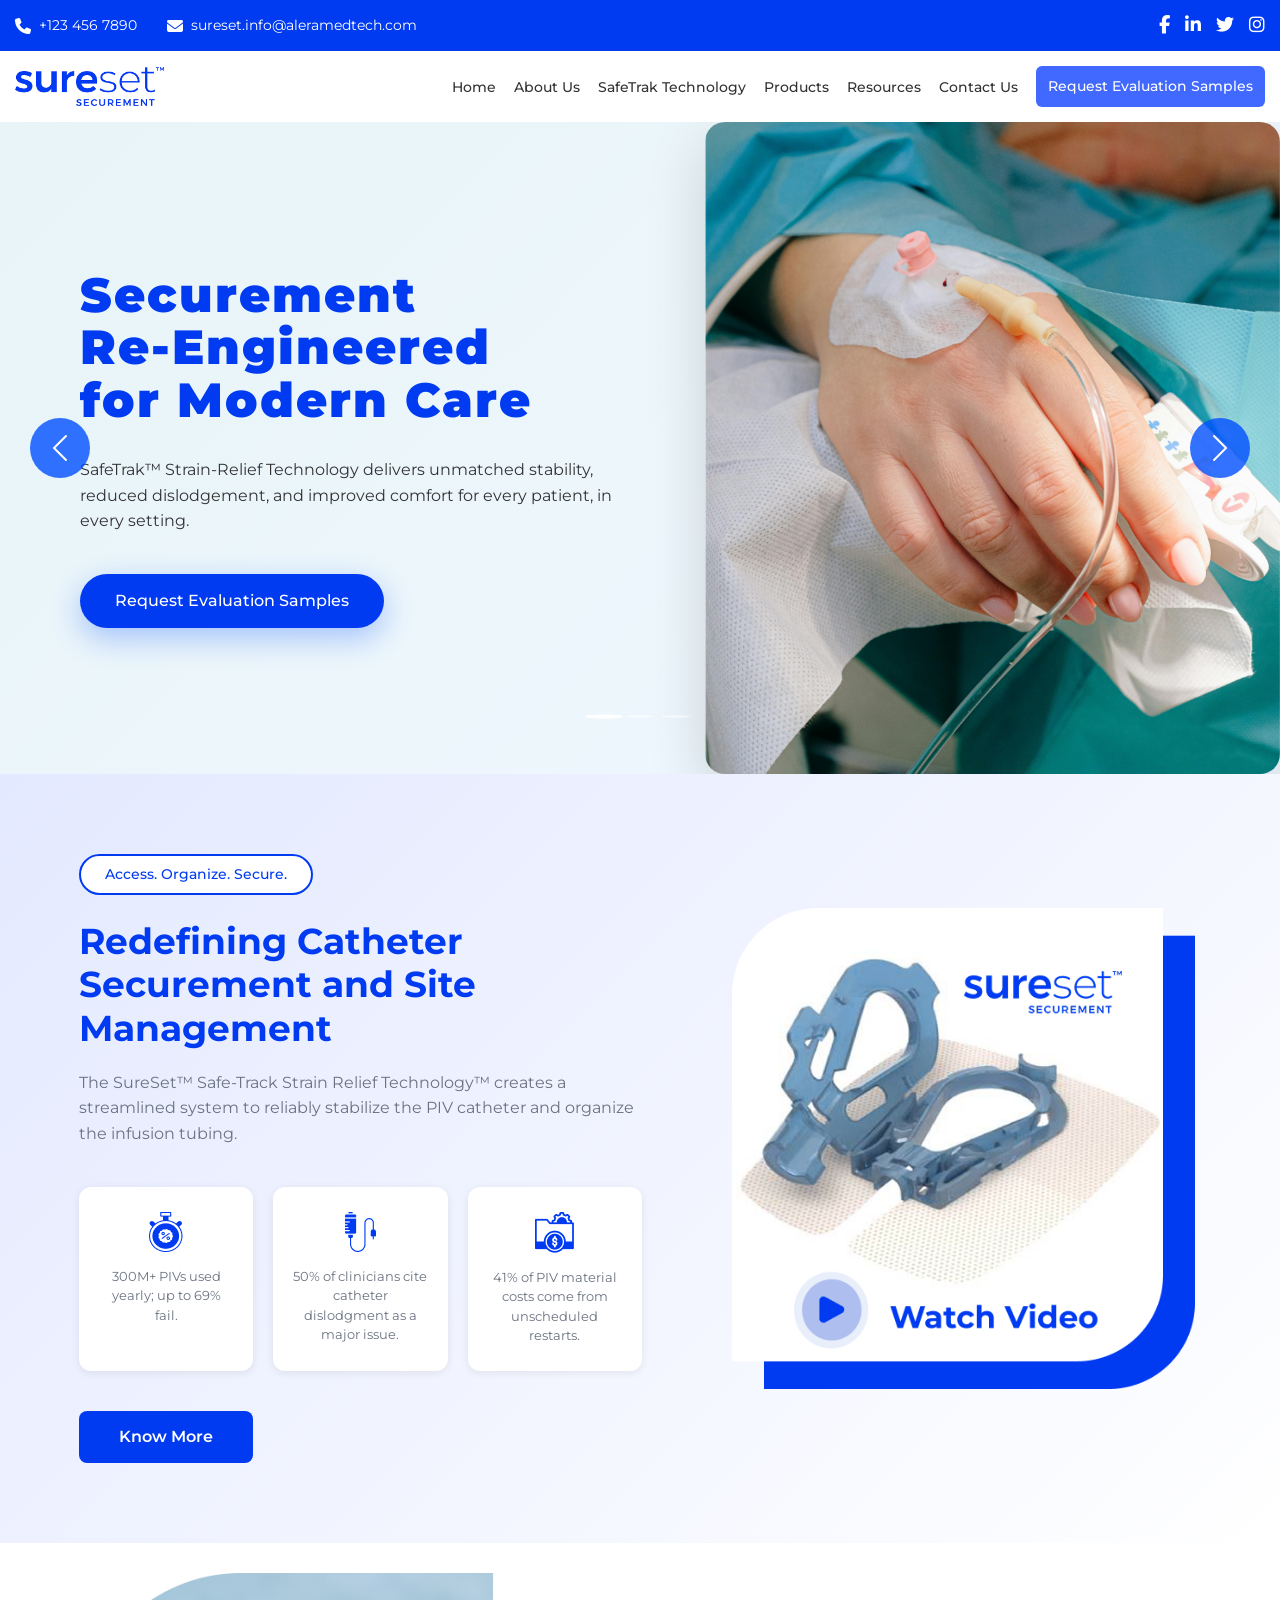
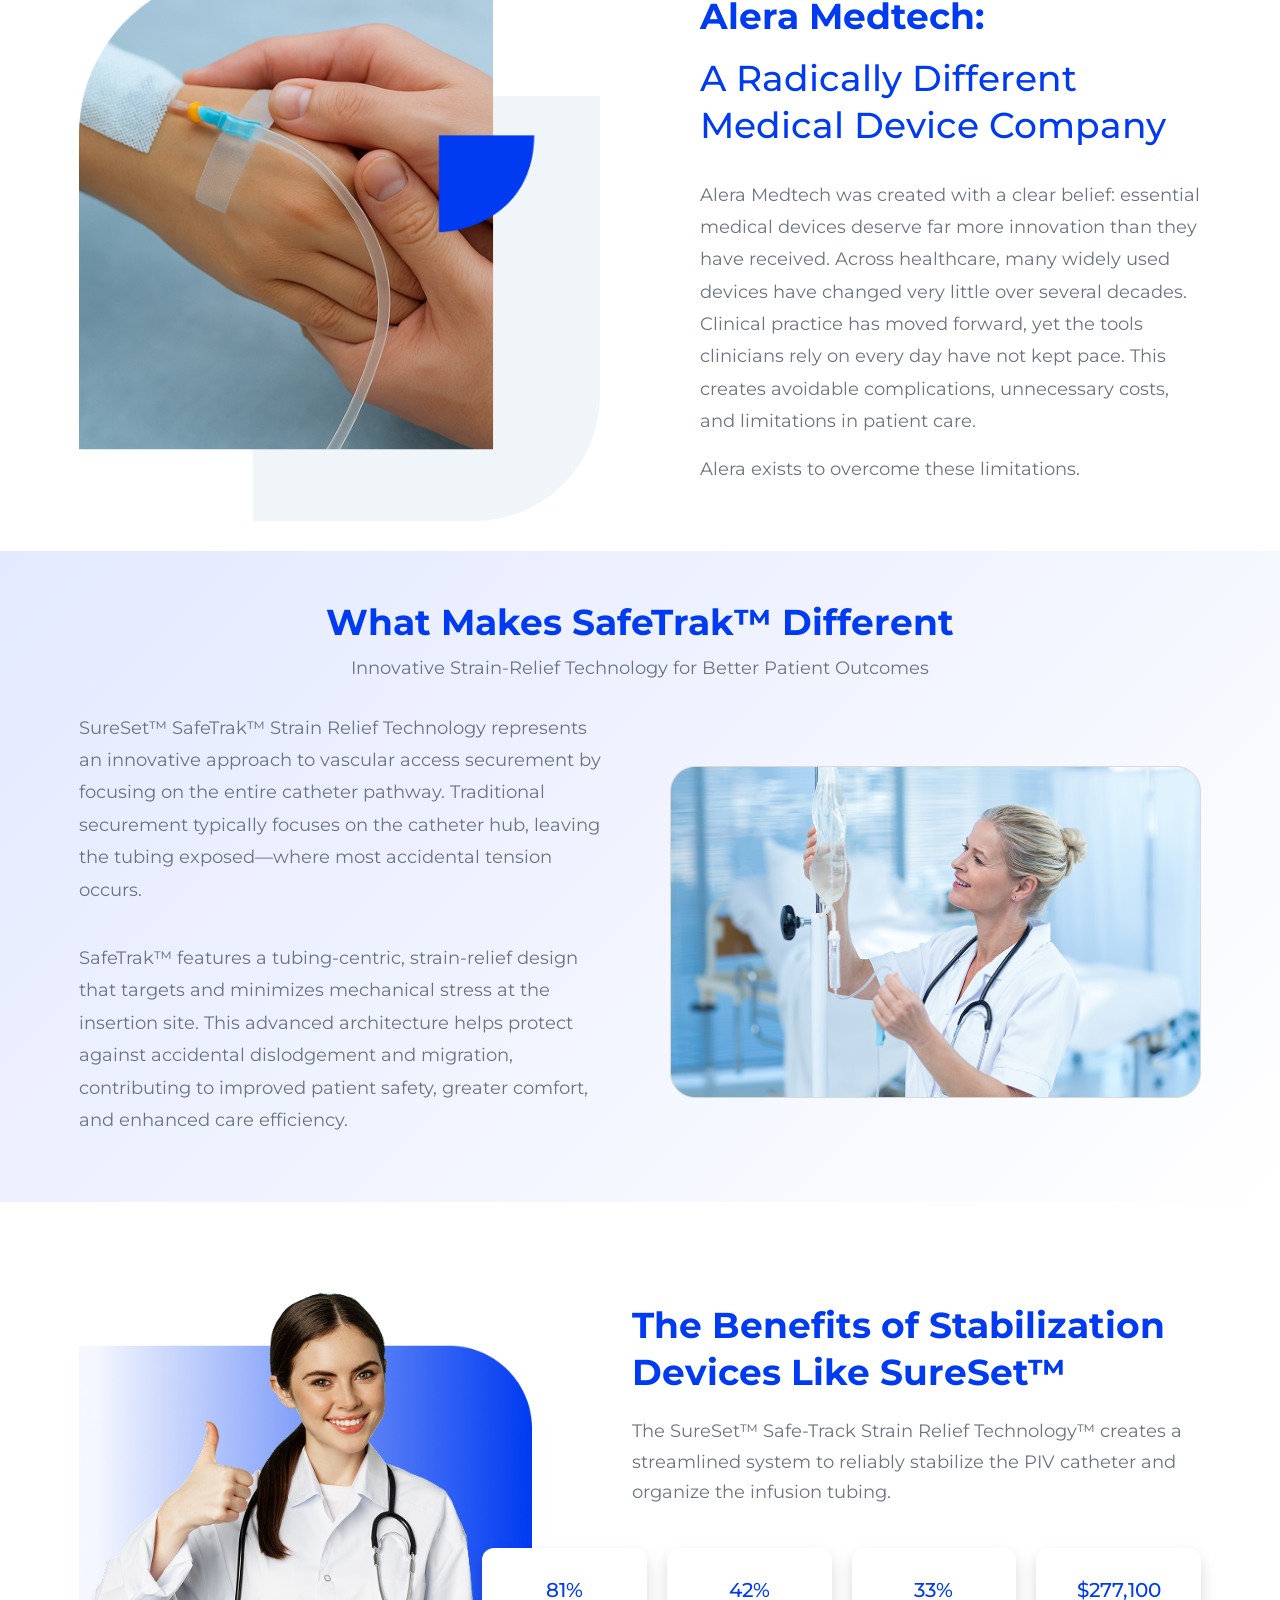
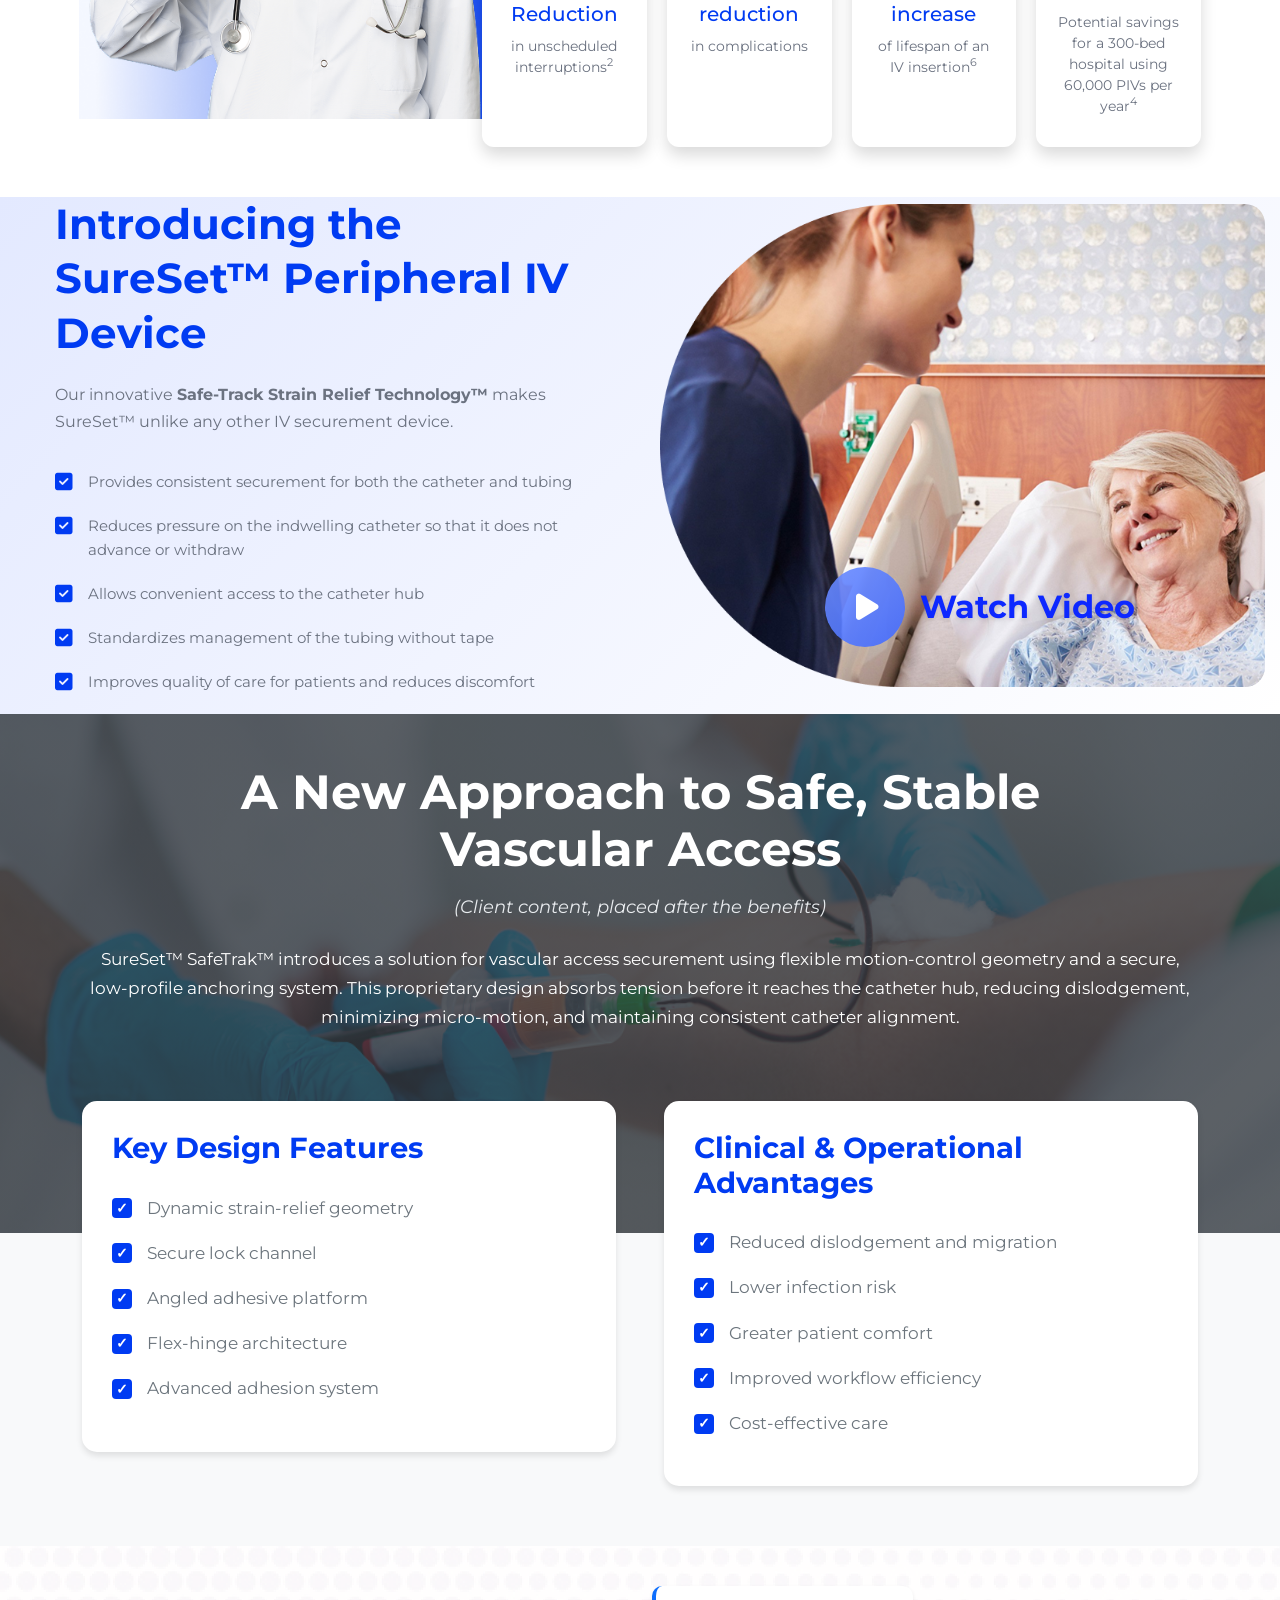
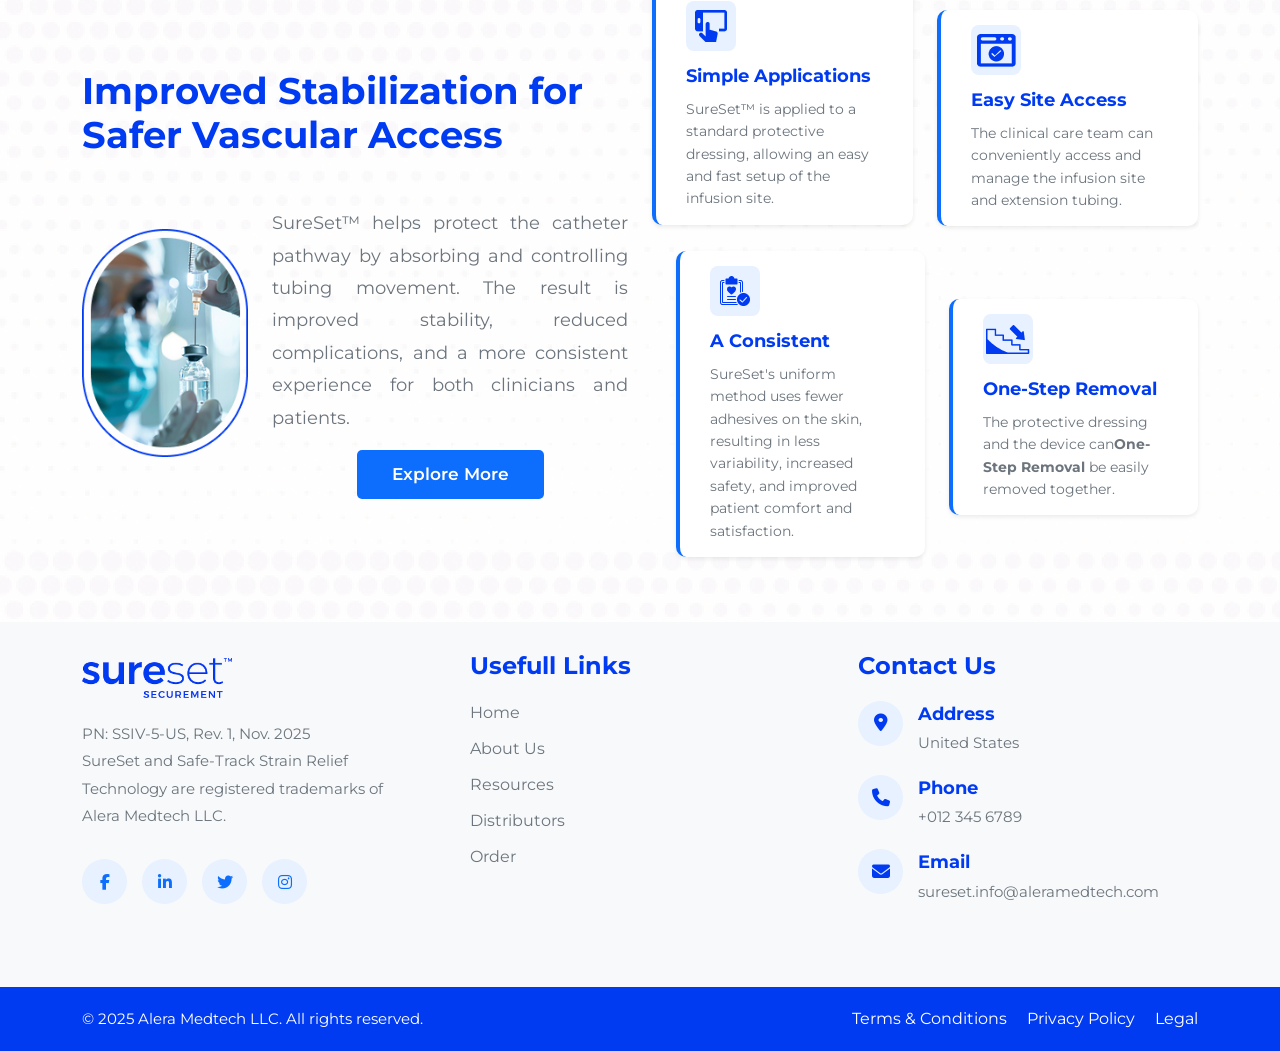
<file: index.html>
<!DOCTYPE html>
<html lang="en">

<head>
    <meta charset="UTF-8">
    <meta name="viewport" content="width=device-width, initial-scale=1.0">
    <title>SureSet </title>
    <link href="https://cdnjs.cloudflare.com/ajax/libs/bootstrap/5.3.2/css/bootstrap.min.css" rel="stylesheet">
    <link href="https://cdnjs.cloudflare.com/ajax/libs/font-awesome/6.4.0/css/all.min.css" rel="stylesheet">
    <link rel="stylesheet" href="css/styles.css">
</head>

<body>
    <!-- Topbar -->
    <div class="topbar">
        <div class="topbar-container">
            <div class="topbar-content">
                <div class="topbar-left">
                    <a href="tel:+1234567890" class="topbar-contact-item">
                        <i class="fas fa-phone topbar-icon"></i>
                        <span>+123 456 7890</span>
                    </a>
                    <a href="mailto:sureset.info@aleramedtech.com" class="topbar-contact-item">
                        <i class="fas fa-envelope topbar-icon"></i>
                        <span>sureset.info@aleramedtech.com</span>
                    </a>
                </div>
                <div class="topbar-right">
                    <a href="#" class="topbar-social-link">
                        <i class="fab fa-facebook-f"></i>
                    </a>
                    <a href="#" class="topbar-social-link">
                        <i class="fab fa-linkedin-in"></i>
                    </a>
                    <a href="#" class="topbar-social-link">
                        <i class="fab fa-twitter"></i>
                    </a>
                    <a href="#" class="topbar-social-link">
                        <i class="fab fa-instagram"></i>
                    </a>
                </div>
            </div>
        </div>
    </div>

    <!-- Navbar -->
    <nav class="navbar">
        <div class="navbar-container">
            <div class="navbar-content">
                <a href="#" class="navbar-logo-link">
                    <img src="img/SureSet logo.png" alt="SureSet Logo" class="navbar-logo">
                </a>

                <button class="navbar-toggle" aria-controls="navbarMenu" aria-expanded="false" aria-label="Toggle navigation" onclick="toggleMenu()">
                    <i class="fas fa-bars"></i>
                </button>

                <ul class="navbar-menu" id="navbarMenu">
                    <li class="navbar-menu-item">
                        <a href="index.html" class="navbar-menu-link">Home</a>
                    </li>
                    <li class="navbar-menu-item">
                        <a href="about.html" class="navbar-menu-link">About Us</a>
                    </li>
                    <li class="navbar-menu-item">
                        <a href="safetrak-technology.html" class="navbar-menu-link">SafeTrak Technology</a>
                    </li>
                    <li class="navbar-menu-item">
                        <a href="#" class="navbar-menu-link">Products</a>
                    </li>
                    <li class="navbar-menu-item">
                        <a href="resourses.html" class="navbar-menu-link">Resources</a>
                    </li>
                    <li class="navbar-menu-item">
                        <a href="contact.html" class="navbar-menu-link">Contact Us</a>
                    </li>
                    <li class="navbar-menu-item">
                        <button class="navbar-cta-button" id="openModalBtn">Request Evaluation Samples</button>
                    </li>
                </ul>
            </div>
        </div>
    </nav>

    <!-- Modal Overlay -->
    <div class="modal-overlay" id="modalOverlay">
        <div class="modal-container">
            <button class="close-btn" id="closeModalBtn" aria-label="Close"></button>

            <div class="form-header">
                <h1 id="headerTitle">Request Evaluation Samples</h1>
                <p id="headerSubtitle">Complete the form below to receive SureSet™ evaluation samples</p>
            </div>

            <div class="form-body">
                <!-- Form Content -->
                <div class="form-content" id="formContent">
                    <form id="evaluationForm" novalidate>
                        <div class="form-group">
                            <label for="fullName">Full Name <span class="required">*</span></label>
                            <input type="text" id="fullName" name="fullName" required>
                            <span class="error-message" id="fullNameError">Please enter your full name</span>
                        </div>

                        <div class="form-group">
                            <label for="email">Work Email <span class="required">*</span></label>
                            <input type="email" id="email" name="email" required>
                            <span class="error-message" id="emailError">Please enter a valid work email address</span>
                        </div>

                        <div class="form-group">
                            <label for="designation">Designation <span class="required">*</span></label>
                            <input type="text" id="designation" name="designation" required
                                placeholder="e.g., Nurse Manager, Physician, Clinical Director">
                            <span class="error-message" id="designationError">Please enter your designation</span>
                        </div>

                        <div class="form-group">
                            <label for="department">Department <span class="required">*</span></label>
                            <input type="text" id="department" name="department" required
                                placeholder="e.g., Emergency, ICU, Cardiology">
                            <span class="error-message" id="departmentError">Please enter your department</span>
                        </div>

                        <div class="form-group">
                            <label for="facilityName">Hospital/Clinic Name <span class="required">*</span></label>
                            <input type="text" id="facilityName" name="facilityName" required>
                            <span class="error-message" id="facilityNameError">Please enter your hospital or clinic
                                name</span>
                        </div>

                        <div class="form-group">
                            <label for="productType">Product Type <span class="required">*</span></label>
                            <select id="productType" name="productType" required>
                                <option value="">-- Select Product Type --</option>
                                <option value="sureset-peripheral-iv">SureSet™ Peripheral IV Securement Device</option>
                                <option value="sureset-picc">SureSet™ PICC Line Securement</option>
                                <option value="sureset-central-line">SureSet™ Central Line Securement</option>
                                <option value="sureset-dialysis">SureSet™ Dialysis Catheter Securement</option>
                                <option value="multiple">Multiple Products</option>
                            </select>
                            <span class="error-message" id="productTypeError">Please select a product type</span>
                        </div>

                        <div class="form-group">
                            <label for="phone">Phone Number <span class="required">*</span></label>
                            <input type="tel" id="phone" name="phone" required placeholder="+1 (555) 123-4567">
                            <span class="error-message" id="phoneError">Please enter a valid phone number</span>
                        </div>

                        <div class="form-group">
                            <label for="estimatedVolume">Estimated Monthly Volume</label>
                            <input type="text" id="estimatedVolume" name="estimatedVolume"
                                placeholder="e.g., 500 units">
                        </div>

                        <div class="form-group">
                            <label for="additionalInfo">Additional Information</label>
                            <textarea id="additionalInfo" name="additionalInfo"
                                placeholder="Please share any specific requirements or questions..."></textarea>
                        </div>

                        <button type="submit" class="submit-btn">Submit Request</button>
                    </form>
                </div>

                <!-- Thank You Content -->
                <div class="thank-you-content" id="thankYouContent">
                    <div class="thank-you-icon">
                        <div class="checkmark"></div>
                    </div>
                    <h2>Thank You!</h2>
                    <p>Your request has been submitted successfully. Our team will contact you within 24-48 hours.</p>

                    <div class="download-section">
                        <h3>📄 Download Product Information</h3>
                        <div class="download-buttons">
                            <!-- <a href="#" class="download-btn" id="downloadBrochure">
                                <svg fill="none" stroke="currentColor" viewBox="0 0 24 24">
                                    <path stroke-linecap="round" stroke-linejoin="round" stroke-width="2" d="M12 10v6m0 0l-3-3m3 3l3-3m2 8H7a2 2 0 01-2-2V5a2 2 0 012-2h5.586a1 1 0 01.707.293l5.414 5.414a1 1 0 01.293.707V19a2 2 0 01-2 2z"></path>
                                </svg>
                                Download Product Brochure
                            </a>
                            <a href="#" class="download-btn" id="downloadGuide">
                                <svg fill="none" stroke="currentColor" viewBox="0 0 24 24">
                                    <path stroke-linecap="round" stroke-linejoin="round" stroke-width="2" d="M12 10v6m0 0l-3-3m3 3l3-3m2 8H7a2 2 0 01-2-2V5a2 2 0 012-2h5.586a1 1 0 01.707.293l5.414 5.414a1 1 0 01.293.707V19a2 2 0 01-2 2z"></path>
                                </svg>
                                Download Clinical Guide
                            </a> -->
                            <a href="pdf/Sureset_Vascular Acess Safety.pdf" class="download-btn secondary-btn"
                                target="_blank">
                                <svg fill="none" stroke="currentColor" viewBox="0 0 24 24">
                                    <path stroke-linecap="round" stroke-linejoin="round" stroke-width="2"
                                        d="M12 10v6m0 0l-3-3m3 3l3-3m2 8H7a2 2 0 01-2-2V5a2 2 0 012-2h5.586a1 1 0 01.707.293l5.414 5.414a1 1 0 01.293.707V19a2 2 0 01-2 2z">
                                    </path>
                                </svg>
                                Download Full Product Catalog
                            </a>
                        </div>
                    </div>

                    <button class="submit-btn" id="closeThankYou">Close</button>
                </div>
            </div>
        </div>
    </div>

    <script>
        const modal = document.getElementById('modalOverlay');
        const openBtn = document.getElementById('openModalBtn');
        const closeBtn = document.getElementById('closeModalBtn');
        const form = document.getElementById('evaluationForm');
        const formContent = document.getElementById('formContent');
        const thankYouContent = document.getElementById('thankYouContent');
        const headerTitle = document.getElementById('headerTitle');
        const headerSubtitle = document.getElementById('headerSubtitle');
        const invalidEmailDomains = ['gmail.com', 'yahoo.com', 'hotmail.com', 'outlook.com', 'aol.com', 'icloud.com', 'mail.com', 'protonmail.com', 'yandex.com', 'zoho.com'];

        // Open Modal
        openBtn.addEventListener('click', () => {
            modal.classList.add('active');
            document.body.style.overflow = 'hidden';
            showForm();
        });

        // Close Modal
        function closeModal() {
            modal.classList.remove('active');
            document.body.style.overflow = '';
        }

        closeBtn.addEventListener('click', closeModal);

        // Close on overlay click
        modal.addEventListener('click', (e) => {
            if (e.target === modal) {
                closeModal();
            }
        });

        // Close on Escape key
        document.addEventListener('keydown', (e) => {
            if (e.key === 'Escape' && modal.classList.contains('active')) {
                closeModal();
            }
        });

        // Show Form
        function showForm() {
            formContent.classList.remove('hidden');
            thankYouContent.classList.remove('active');
            headerTitle.textContent = 'Request Evaluation Samples';
            headerSubtitle.textContent = 'Complete the form below to receive SureSet™ evaluation samples';
        }

        // Show Thank You Page
        function showThankYou() {
            formContent.classList.add('hidden');
            thankYouContent.classList.add('active');
            headerTitle.textContent = 'Request Submitted!';
            headerSubtitle.textContent = 'Access your resources below';
            document.querySelector('.modal-container').scrollTop = 0;
        }

        // Close Thank You and Reset
        document.getElementById('closeThankYou').addEventListener('click', () => {
            closeModal();
            setTimeout(() => {
                showForm();
                form.reset();
            }, 300);
        });



        function validateEmail(email) {
            const emailPattern = /^[^\s@]+@[^\s@]+\.[^\s@]+$/;
            if (!emailPattern.test(email)) {
                return { valid: false, message: 'Please enter a valid email address' };
            }

            const domain = email.split('@')[1].toLowerCase();
            if (invalidEmailDomains.includes(domain)) {
                return { valid: false, message: 'Please use a work email address. Personal email domains (Gmail, Yahoo, Hotmail, etc.) are not accepted' };
            }

            return { valid: true };
        }

        function validatePhone(phone) {
            const phonePattern = /^[+]?[(]?[0-9]{1,4}[)]?[-\s.]?[(]?[0-9]{1,4}[)]?[-\s.]?[0-9]{1,9}$/;
            return phonePattern.test(phone.replace(/\s/g, ''));
        }

        function showError(fieldId, message) {
            const field = document.getElementById(fieldId);
            const errorElement = document.getElementById(fieldId + 'Error');
            field.classList.add('error');
            errorElement.textContent = message;
            errorElement.classList.add('show');
        }

        function clearError(fieldId) {
            const field = document.getElementById(fieldId);
            const errorElement = document.getElementById(fieldId + 'Error');
            field.classList.remove('error');
            errorElement.classList.remove('show');
        }

        // Real-time validation for email
        document.getElementById('email').addEventListener('blur', function () {
            const email = this.value.trim();
            if (email) {
                const validation = validateEmail(email);
                if (!validation.valid) {
                    showError('email', validation.message);
                } else {
                    clearError('email');
                }
            }
        });

        // Real-time validation for phone
        document.getElementById('phone').addEventListener('blur', function () {
            const phone = this.value.trim();
            if (phone && !validatePhone(phone)) {
                showError('phone', 'Please enter a valid phone number');
            } else if (phone) {
                clearError('phone');
            }
        });

        // Clear errors on input
        form.querySelectorAll('input, select, textarea').forEach(field => {
            field.addEventListener('input', function () {
                clearError(this.id);
            });
        });

        form.addEventListener('submit', function (e) {
            e.preventDefault();

            let isValid = true;

            // Validate Full Name
            const fullName = document.getElementById('fullName').value.trim();
            if (!fullName) {
                showError('fullName', 'Please enter your full name');
                isValid = false;
            } else {
                clearError('fullName');
            }

            // Validate Email
            const email = document.getElementById('email').value.trim();
            const emailValidation = validateEmail(email);
            if (!email || !emailValidation.valid) {
                showError('email', emailValidation.message || 'Please enter a valid work email address');
                isValid = false;
            } else {
                clearError('email');
            }

            // Validate Designation
            const designation = document.getElementById('designation').value.trim();
            if (!designation) {
                showError('designation', 'Please enter your designation');
                isValid = false;
            } else {
                clearError('designation');
            }

            // Validate Department
            const department = document.getElementById('department').value.trim();
            if (!department) {
                showError('department', 'Please enter your department');
                isValid = false;
            } else {
                clearError('department');
            }

            // Validate Facility Name
            const facilityName = document.getElementById('facilityName').value.trim();
            if (!facilityName) {
                showError('facilityName', 'Please enter your hospital or clinic name');
                isValid = false;
            } else {
                clearError('facilityName');
            }

            // Validate Product Type
            const productType = document.getElementById('productType').value;
            if (!productType) {
                showError('productType', 'Please select a product type');
                isValid = false;
            } else {
                clearError('productType');
            }

            // Validate Phone
            const phone = document.getElementById('phone').value.trim();
            if (!phone || !validatePhone(phone)) {
                showError('phone', 'Please enter a valid phone number');
                isValid = false;
            } else {
                clearError('phone');
            }

            if (isValid) {
                // Here you would typically send the data to your server
                console.log('Form submitted successfully!', {
                    fullName,
                    email,
                    designation,
                    department,
                    facilityName,
                    productType,
                    phone,
                    estimatedVolume: document.getElementById('estimatedVolume').value.trim(),
                    additionalInfo: document.getElementById('additionalInfo').value.trim()
                });

                // Show Thank You page
                showThankYou();
            } else {
                // Scroll to first error in modal
                const firstError = form.querySelector('.error');
                if (firstError) {
                    firstError.scrollIntoView({ behavior: 'smooth', block: 'center' });
                }
            }
        });
    </script>
    <div id="heroCarousel" class="carousel slide hero-carousel" data-bs-ride="carousel" data-bs-interval="4000"
        data-bs-pause="false">
        <!-- Indicators -->
        <div class="carousel-indicators">
            <button type="button" data-bs-target="#heroCarousel" data-bs-slide-to="0" class="active"></button>
            <button type="button" data-bs-target="#heroCarousel" data-bs-slide-to="1"></button>
            <button type="button" data-bs-target="#heroCarousel" data-bs-slide-to="2"></button>
        </div>

        <!-- Slides -->
        <div class="carousel-inner">
            <!-- Slide 1 -->
            <div class="carousel-item active">
                <div class="hero-content">
                    <div class="content-wrapper">
                        <div class="text-content">
                            <h1>Securement<br>Re-Engineered<br>for Modern Care</h1>
                            <p>SafeTrak™ Strain-Relief Technology delivers unmatched stability, reduced dislodgement,
                                and improved comfort for every patient, in every setting.</p>
                            <button class="cta-button">Request Evaluation Samples</button>
                        </div>
                        <div class="image-content">
                            <img src="img/banner-1.png" alt="Medical Care" class="hero-image">
                        </div>
                    </div>
                </div>
            </div>

            <!-- Slide 2 -->
            <div class="carousel-item">
                <div class="hero-content">
                    <div class="content-wrapper">
                        <div class="text-content">
                            <h1>SafeTrak™ <br>Technology</h1>
                            <p>Engineered to Control Motion. Designed to Prevent Complications. Our tubing-centric
                                architecture absorbs tension before it reaches the catheter, protecting the insertion
                                site and reducing failures.</p>
                            <button class="cta-button">Explore SafeTrak™</button>
                        </div>
                        <div class="image-content">
                            <img src="img/banner-2.png" alt="Patient Care" class="hero-image">
                        </div>
                    </div>
                </div>
            </div>

            <!-- Slide 3 -->
            <div class="carousel-item">
                <div class="hero-content">
                    <div class="content-wrapper">
                        <div class="text-content">
                            <h1>SafeTrak™ <br>Technology</h1>
                            <p>Engineered to Control Motion. Designed to Prevent Complications. Our tubing-centric
                                architecture absorbs tension before it reaches the catheter, protecting the insertion
                                site and reducing failures.</p>
                            <button class="cta-button">Explore SafeTrak™</button>
                        </div>
                        <div class="image-content">
                            <img src="img/banner-3.png" alt="Healthcare Professional" class="hero-image">
                        </div>
                    </div>
                </div>
            </div>
        </div>

        <!-- Controls -->
        <button class="carousel-control-prev" type="button" data-bs-target="#heroCarousel" data-bs-slide="prev">
            <span class="carousel-control-prev-icon"></span>
            <span class="visually-hidden">Previous</span>
        </button>
        <button class="carousel-control-next" type="button" data-bs-target="#heroCarousel" data-bs-slide="next">
            <span class="carousel-control-next-icon"></span>
            <span class="visually-hidden">Next</span>
        </button>
    </div>

    <!-- Hero Section -->
    <section class="hero-section">
        <div class="hero-container">
            <div class="hero-content-wrapper">
                <div class="hero-left-content">
                    <div class="hero-badge">Access. Organize. Secure.</div>
                    <h1 class="hero-main-heading">Redefining Catheter Securement and Site Management</h1>
                    <p class="hero-description">
                        The SureSet™ Safe-Track Strain Relief Technology™ creates a streamlined
                        system to reliably stabilize the PIV catheter and organize the infusion tubing.
                    </p>

                    <div class="hero-stats-grid">
                        <div class="hero-stat-card">
                            <div class="hero-stat-icon">
                                <img src="img/icons/abt-1.png" alt="">
                            </div>
                            <p class="hero-stat-text">300M+ PIVs used yearly; up to 69% fail.</p>
                        </div>
                        <div class="hero-stat-card">
                            <div class="hero-stat-icon">
                                <img src="img/icons/abt-2.png" alt="">
                            </div>
                            <p class="hero-stat-text">50% of clinicians cite catheter dislodgment as a major issue.</p>
                        </div>
                        <div class="hero-stat-card">
                            <div class="hero-stat-icon">
                                <img src="img/icons/abt-3.png" alt="">
                            </div>
                            <p class="hero-stat-text">41% of PIV material costs come from unscheduled restarts.</p>
                        </div>
                    </div>

                    <a href="#" class="hero-cta-button">Know More</a>
                </div>

                <div class="hero-right-content">
                    <a href="#" class="watch-video-link" data-video="https://suresetsecure.com/wp-content/uploads/2025/11/SureSet-gif-SD-480p-udated-logo.mp4">
                        <img src="img/about.png" alt="SureSet Product" class="hero-product-image">
                    </a>
                </div>
            </div>
        </div>
    </section>

    <!-- About Section -->
    <section class="about-section">
        <div class="about-container">
            <div class="about-content-grid">
                <div class="about-image-wrapper">
                    <img src="img/rapid different.png" alt="Alera Medtech" class="about-main-image img-fluid">
                </div>

                <div class="about-text-content">
                    <h2 class="about-main-title">Alera Medtech:</h2>
                    <h3 class="about-subtitle">A Radically Different Medical Device Company</h3>
                    <p class="about-description-text">
                        Alera Medtech was created with a clear belief: essential medical devices
                        deserve far more innovation than they have received. Across healthcare,
                        many widely used devices have changed very little over several decades.
                        Clinical practice has moved forward, yet the tools clinicians rely on every
                        day have not kept pace. This creates avoidable complications, unnecessary
                        costs, and limitations in patient care.
                    </p>
                    <p class="about-highlight-text">
                        Alera exists to overcome these limitations.
                    </p>
                </div>
            </div>
        </div>
    </section>

    <!-- SafeTrak Section -->
    <section class="safetrak-section">
        <div class="safetrak-container">
            <div class="safetrak-header">
                <h2 class="safetrak-main-title">What Makes SafeTrak™ Different</h2>
                <p class="safetrak-subtitle">Innovative Strain-Relief Technology for Better Patient Outcomes</p>
            </div>

            <div class="safetrak-content-grid">
                <div class="safetrak-text-wrapper">
                    <p class="safetrak-description-para">
                        SureSet™ SafeTrak™ Strain Relief Technology represents an innovative
                        approach to vascular access securement by focusing on the entire catheter
                        pathway. Traditional securement typically focuses on the catheter hub, leaving
                        the tubing exposed—where most accidental tension occurs.
                    </p>
                    <p class="safetrak-description-para">
                        SafeTrak™ features a tubing-centric, strain-relief design that targets and
                        minimizes mechanical stress at the insertion site. This advanced architecture
                        helps protect against accidental dislodgement and migration, contributing to
                        improved patient safety, greater comfort, and enhanced care efficiency.
                    </p>
                </div>

                <div class="safetrak-image-wrapper">
                    <img src="img/make different.png" alt="SafeTrak Technology" class="safetrak-featured-image">
                </div>
            </div>
        </div>
    </section>

    <!-- Benefits Section -->
    <section class="benefits-section">
        <div class="benefits-container">
            <div class="benefits-content-wrapper">
                <div class="benefits-image-container">
                    <img src="img/benifit.png" alt="Doctor" class="benefits-doctor-image">
                </div>

                <div class="benefits-text-area">
                    <h2 class="benefits-main-heading">The Benefits of Stabilization Devices Like SureSet™</h2>
                    <p class="benefits-intro-text">
                        The SureSet™ Safe-Track Strain Relief Technology™ creates a streamlined
                        system to reliably stabilize the PIV catheter and organize the infusion tubing.
                    </p>

                    <div class="benefits-stats-container">
                        <div class="benefits-stat-box shadow">
                            <h3 class="benefits-stat-number">81% Reduction</h3>
                            <p class="benefits-stat-description">in unscheduled interruptions<sup>2</sup></p>
                        </div>
                        <div class="benefits-stat-box shadow">
                            <h3 class="benefits-stat-number">42% reduction</h3>
                            <p class="benefits-stat-description">in complications</p>
                        </div>
                        <div class="benefits-stat-box shadow">
                            <h3 class="benefits-stat-number">33% increase</h3>
                            <p class="benefits-stat-description">of lifespan of an IV insertion<sup>6</sup></p>
                        </div>
                        <div class="benefits-stat-box shadow">
                            <h3 class="benefits-stat-number">$277,100</h3>
                            <p class="benefits-stat-description">Potential savings for a 300-bed hospital using 60,000
                                PIVs per year<sup>4</sup></p>
                        </div>
                    </div>
                </div>
            </div>
        </div>
    </section>

    <!-- Introducing Section -->
    <section class="introducing-section">
        <div class="introducing-container">
            <div class="introducing-layout-grid">
                <div class="introducing-left-content">
                    <h2 class="introducing-main-title">Introducing the SureSet™ Peripheral IV Device</h2>
                    <p class="introducing-subtitle-text">
                        Our innovative <strong>Safe-Track Strain Relief Technology™</strong> makes
                        SureSet™ unlike any other IV securement device.
                    </p>

                    <ul class="introducing-features-list">
                        <li class="introducing-feature-item">
                            <i class="fas fa-check-square introducing-check-icon"></i>
                            <span class="introducing-feature-text">Provides consistent securement for both the catheter
                                and tubing</span>
                        </li>
                        <li class="introducing-feature-item">
                            <i class="fas fa-check-square introducing-check-icon"></i>
                            <span class="introducing-feature-text">Reduces pressure on the indwelling catheter so that
                                it does not advance or withdraw</span>
                        </li>
                        <li class="introducing-feature-item">
                            <i class="fas fa-check-square introducing-check-icon"></i>
                            <span class="introducing-feature-text">Allows convenient access to the catheter hub</span>
                        </li>
                        <li class="introducing-feature-item">
                            <i class="fas fa-check-square introducing-check-icon"></i>
                            <span class="introducing-feature-text">Standardizes management of the tubing without
                                tape</span>
                        </li>
                        <li class="introducing-feature-item">
                            <i class="fas fa-check-square introducing-check-icon"></i>
                            <span class="introducing-feature-text">Improves quality of care for patients and reduces
                                discomfort</span>
                        </li>
                    </ul>
                </div>

                <div class="introducing-right-content">
                    <div class="introducing-video-container">
                        <img src="img/peripheral iv device.png" alt="Patient Care" class="introducing-background-image">
                        <div class="introducing-video-overlay">
                            <a style="display: contents;" href="#" class="watch-video-link" data-video="https://suresetsecure.com/wp-content/uploads/2022/03/suresetVideo_01_a.mp4">
                                    <button class="introducing-play-btn">
                                    <i class="fas fa-play introducing-play-icon"></i>
                                </button>
                                <span class="introducing-watch-text">Watch Video</span>
                                </a>
                        </div>
                    </div>
                </div>
            </div>
        </div>
    </section>

    <!-- Hero Section -->
    <section class="vas-hero-section">
        <div class="container">
            <h1 class="vas-hero-title">A New Approach to Safe, Stable<br>Vascular Access</h1>
            <p class="vas-hero-subtitle">(Client content, placed after the benefits)</p>
            <p class="vas-hero-description">
                SureSet™ SafeTrak™ introduces a solution for vascular access securement using flexible motion-control
                geometry and a secure, low-profile anchoring system. This proprietary design absorbs tension before it
                reaches the catheter hub, reducing dislodgement, minimizing micro-motion, and maintaining consistent
                catheter alignment.
            </p>
        </div>
    </section>

    <!-- Features Section -->
    <section class="vas-content-section">
        <div class="container">
            <div class="row g-5">
                <!-- Key Design Features -->
                <div class="col-lg-6">
                    <div class="vas-feature-card">
                        <h2 class="vas-card-title">Key Design Features</h2>
                        <div class="vas-feature-item">
                            <div class="vas-check-icon"></div>
                            <p class="vas-feature-text">Dynamic strain-relief geometry</p>
                        </div>
                        <div class="vas-feature-item">
                            <div class="vas-check-icon"></div>
                            <p class="vas-feature-text">Secure lock channel</p>
                        </div>
                        <div class="vas-feature-item">
                            <div class="vas-check-icon"></div>
                            <p class="vas-feature-text">Angled adhesive platform</p>
                        </div>
                        <div class="vas-feature-item">
                            <div class="vas-check-icon"></div>
                            <p class="vas-feature-text">Flex-hinge architecture</p>
                        </div>
                        <div class="vas-feature-item">
                            <div class="vas-check-icon"></div>
                            <p class="vas-feature-text">Advanced adhesion system</p>
                        </div>
                    </div>
                </div>

                <!-- Clinical & Operational Advantages -->
                <div class="col-lg-6">
                    <div class="vas-feature-card">
                        <h2 class="vas-card-title">Clinical & Operational Advantages</h2>
                        <div class="vas-feature-item">
                            <div class="vas-check-icon"></div>
                            <p class="vas-feature-text">Reduced dislodgement and migration</p>
                        </div>
                        <div class="vas-feature-item">
                            <div class="vas-check-icon"></div>
                            <p class="vas-feature-text">Lower infection risk</p>
                        </div>
                        <div class="vas-feature-item">
                            <div class="vas-check-icon"></div>
                            <p class="vas-feature-text">Greater patient comfort</p>
                        </div>
                        <div class="vas-feature-item">
                            <div class="vas-check-icon"></div>
                            <p class="vas-feature-text">Improved workflow efficiency</p>
                        </div>
                        <div class="vas-feature-item">
                            <div class="vas-check-icon"></div>
                            <p class="vas-feature-text">Cost-effective care</p>
                        </div>
                    </div>
                </div>
            </div>
        </div>
    </section>

    <!-- Stabilization Section -->
    <section class="vas-stabilization-section">
        <div class="container">
            <div class="row align-items-center">
                <div class="col-lg-6">

                    <div class="text-center">
                        <h2 class="vas-stab-title">Improved Stabilization for Safer Vascular Access</h2>
                        <div class="row">
                            <div class="col-4" style="place-self: center;">
                                <img src="img/stabilization.png" width="100%" alt="">
                            </div>
                            <div class="col-8">
                                <p class="vas-stab-description">
                                    SureSet™ helps protect the catheter pathway by absorbing and controlling tubing
                                    movement. The result is improved stability, reduced complications, and a more
                                    consistent
                                    experience for both clinicians and patients.
                                </p>
                                <button class="vas-explore-btn">Explore More</button>
                            </div>
                        </div>


                    </div>
                </div>
                <div class="col-lg-6">
                    <div class="row">
                        <div class="col">
                            <div class="vas-benefit-card">
                                <div class="vas-benefit-icon">
                                        <img src="img/imp-1.png" alt="">
                                    </div>
                                <h3 class="vas-benefit-title">Simple Applications</h3>
                                <p class="vas-benefit-text">
                                    SureSet™ is applied to a standard protective dressing, allowing an easy and fast
                                    setup of the infusion site.
                                </p>
                            </div>
                        </div>
                        <div class="col mt-4">
                            <div class="vas-benefit-card">
                                <div class="vas-benefit-icon">
                                    <img src="img/imp-2.png" alt="">
                                </div>
                                <h3 class="vas-benefit-title">Easy Site Access</h3>
                                <p class="vas-benefit-text">
                                    The clinical care team can conveniently access and manage the infusion site and
                                    extension tubing.
                                </p>
                            </div>
                        </div>
                        
                    </div>
                    <div class="row">
                        <div class="col ms-4">
                            <div class="vas-benefit-card">
                                <div class="vas-benefit-icon">
                                    <img src="img/imp-3.png" alt="">
                                </div>
                                <h3 class="vas-benefit-title">A Consistent</h3>
                                <p class="vas-benefit-text">
                                    SureSet's uniform method uses fewer adhesives on the skin, resulting in less
                                    variability, increased safety, and improved patient comfort and satisfaction.
                                </p>
                            </div>
                        </div>
                        <div class="col mt-5">
                            <div class="vas-benefit-card">
                                <div class="vas-benefit-icon">
                                    <img src="img/imp-4.png" alt="">
                                </div>
                                <h3 class="vas-benefit-title">One-Step Removal</h3>
                                <p class="vas-benefit-text">
                                    The protective dressing and the device can<strong>One-Step Removal</strong> be
                                    easily removed together.
                                </p>
                            </div>
                        </div>
                    </div>
                </div>
            </div>
        </div>
    </section>

    <!-- Footer -->
    <footer class="vas-footer">
        <div class="container">
            <div class="row vas-footer-top g-5">
                <div class="col-lg-4 mb-4">
                    <div class="vas-footer-logo">
                        <img src="img/SureSet logo.png" width="150" alt="">
                    </div>
                    <p class="vas-footer-text">
                        PN: SSIV-5-US, Rev. 1, Nov. 2025<br>
                        SureSet and Safe-Track Strain Relief Technology are registered trademarks of Alera Medtech LLC.
                    </p>
                    <div class="vas-social-links">
                        <a href="#" class="vas-social-link"><i class="fab fa-facebook-f"></i></a>
                        <a href="#" class="vas-social-link"><i class="fab fa-linkedin-in"></i></a>
                        <a href="#" class="vas-social-link"><i class="fab fa-twitter"></i></a>
                        <a href="#" class="vas-social-link"><i class="fab fa-instagram"></i></a>
                    </div>
                </div>
                <div class="col-lg-4 mb-4">
                    <h3 class="vas-footer-section-title">Usefull Links</h3>
                    <ul class="vas-footer-links">
                        <li><a href="index.html">Home</a></li>
                        <li><a href="about.html">About Us</a></li>
                        <li><a href="resourses.html">Resources</a></li>
                        <li><a href="#">Distributors</a></li>
                        <li><a href="#">Order</a></li>
                    </ul>
                </div>
                <div class="col-lg-4 mb-4">
                    <h3 class="vas-footer-section-title">Contact Us</h3>
                    <div class="vas-contact-item">
                        <div class="vas-contact-icon">
                            <i class="fas fa-map-marker-alt"></i>
                        </div>
                        <div>
                            <div class="vas-contact-label">Address</div>
                            <p class="vas-contact-value">United States</p>
                        </div>
                    </div>
                    <div class="vas-contact-item">
                        <div class="vas-contact-icon">
                            <i class="fas fa-phone"></i>
                        </div>
                        <div>
                            <div class="vas-contact-label">Phone</div>
                            <p class="vas-contact-value">+012 345 6789</p>
                        </div>
                    </div>
                    <div class="vas-contact-item">
                        <div class="vas-contact-icon">
                            <i class="fas fa-envelope"></i>
                        </div>
                        <div>
                            <div class="vas-contact-label">Email</div>
                            <p class="vas-contact-value">sureset.info@aleramedtech.com</p>
                        </div>
                    </div>
                </div>
            </div>
        </div>
        <div class="vas-footer-bottom">
            <div class="container">
                <div class="row align-items-center">
                    <div class="col-md-6">
                        <p class="vas-copyright">© 2025 Alera Medtech LLC. All rights reserved.</p>
                    </div>
                    <div class="col-md-6">
                        <ul class="vas-footer-bottom-links">
                            <li><a href="#">Terms & Conditions</a></li>
                            <li><a href="privacy-policy.html">Privacy Policy</a></li>
                            <li><a href="#">Legal</a></li>
                        </ul>
                    </div>
                </div>
            </div>
        </div>
    </footer>

    <!-- Video Modal -->
    <div id="videoModal" class="video-modal" aria-hidden="true" style="display:none;">
        <div class="video-modal-overlay" style="position:fixed;inset:0;background:rgba(0,0,0,0.6);z-index:1050;display:flex;align-items:center;justify-content:center;">
            <div class="video-modal-container" role="dialog" aria-modal="true" style="background:#000;border-radius:8px;max-width:90%;width:900px;max-height:90%;overflow:hidden;position:relative;">
                <button id="videoModalClose" aria-label="Close video" style="position:absolute;right:10px;top:8px;z-index:2;background:transparent;border:none;color:#fff;font-size:28px;cursor:pointer;">&times;</button>
                <video id="modalVideo" controls playsinline style="width:100%;height:100%;display:block;background:#000;">
                    <source src="" type="video/mp4">
                    Your browser does not support the video tag.
                </video>
            </div>
        </div>
    </div>

    <script src="https://cdnjs.cloudflare.com/ajax/libs/bootstrap/5.3.2/js/bootstrap.bundle.min.js"></script>
    <script>
        function toggleMenu() {
            const menu = document.getElementById('navbarMenu');
            const btn = document.querySelector('.navbar-toggle');
            menu.classList.toggle('navbar-menu-active');
            if (btn) btn.setAttribute('aria-expanded', menu.classList.contains('navbar-menu-active'));
        }

        // Video modal behavior
        (function () {
            const links = document.querySelectorAll('.watch-video-link');
            const modal = document.getElementById('videoModal');
            const overlay = modal && modal.querySelector('.video-modal-overlay');
            const modalVideo = document.getElementById('modalVideo');
            const closeBtn = document.getElementById('videoModalClose');

            function openModal(src) {
                if (!modal) return;
                const source = modalVideo.querySelector('source');
                source.src = src;
                modalVideo.load();
                modal.style.display = 'block';
                modal.setAttribute('aria-hidden', 'false');
                try { modalVideo.play(); } catch (e) {}
            }

            function closeModal() {
                if (!modal) return;
                modalVideo.pause();
                try { modalVideo.currentTime = 0; } catch (e) {}
                const source = modalVideo.querySelector('source');
                source.src = '';
                modalVideo.load();
                modal.style.display = 'none';
                modal.setAttribute('aria-hidden', 'true');
            }

            links.forEach(link => {
                link.addEventListener('click', function (e) {
                    e.preventDefault();
                    const src = this.getAttribute('data-video');
                    if (src) openModal(src);
                });
            });

            if (closeBtn) closeBtn.addEventListener('click', closeModal);

            if (overlay) overlay.addEventListener('click', function (e) {
                if (e.target === overlay) closeModal();
            });

            document.addEventListener('keydown', function (e) {
                if (e.key === 'Escape' && modal && modal.style.display === 'block') closeModal();
            });
        })();
    </script>
</body>

</html>
</file>
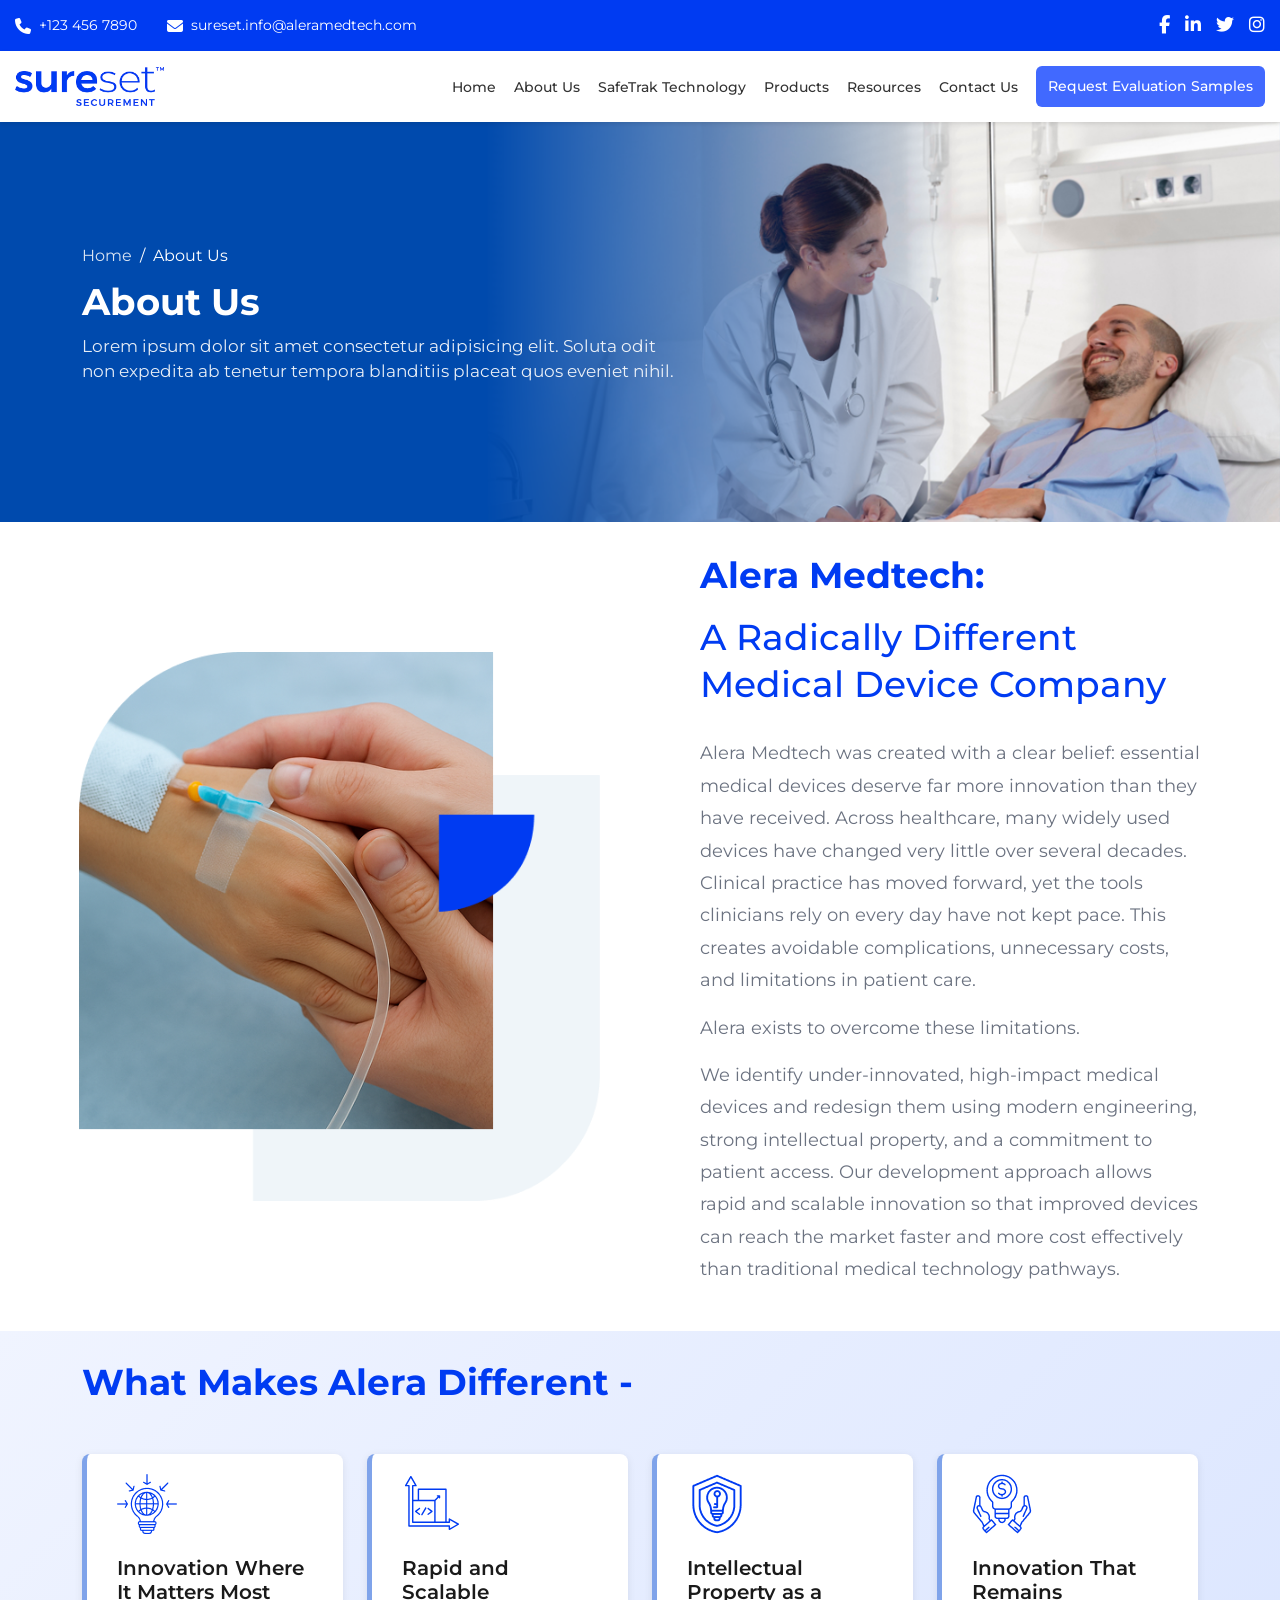
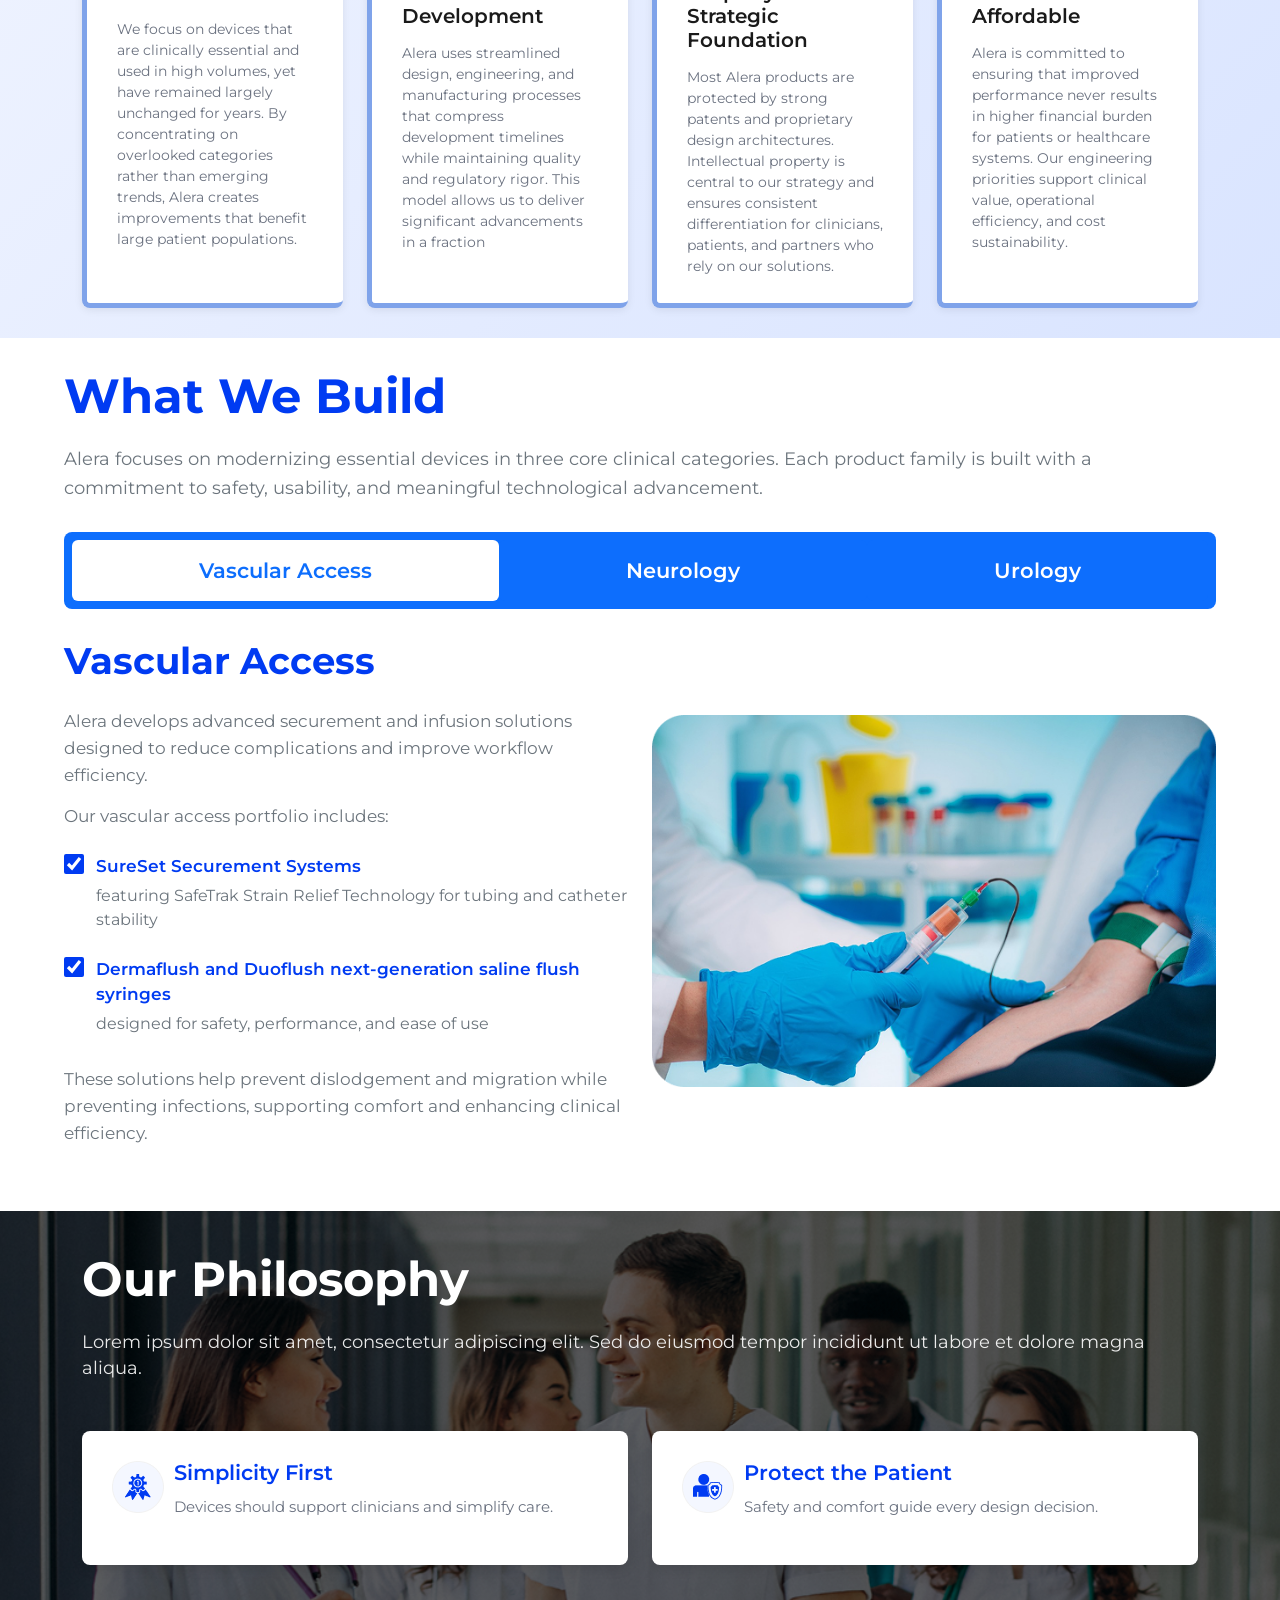
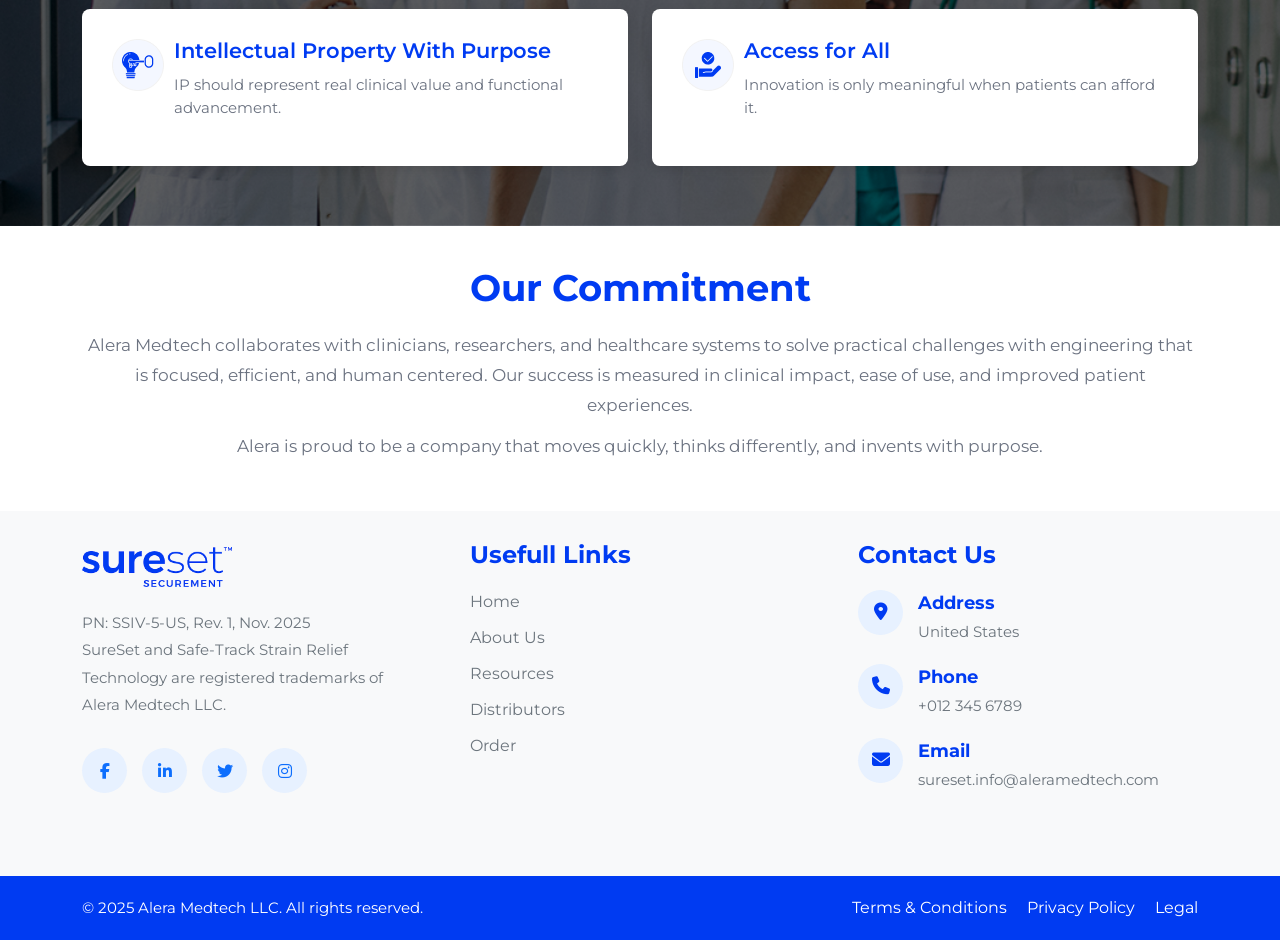
<file: about.html>
<!DOCTYPE html>
<html lang="en">

<head>
    <meta charset="UTF-8">
    <meta name="viewport" content="width=device-width, initial-scale=1.0">
    <title>SureSet </title>
    <link href="https://cdnjs.cloudflare.com/ajax/libs/bootstrap/5.3.2/css/bootstrap.min.css" rel="stylesheet">
    <link href="https://cdnjs.cloudflare.com/ajax/libs/font-awesome/6.4.0/css/all.min.css" rel="stylesheet">
    <link rel="stylesheet" href="css/styles.css">
</head>

<body>
    <!-- Topbar -->
    <div class="topbar">
        <div class="topbar-container">
            <div class="topbar-content">
                <div class="topbar-left">
                    <a href="tel:+1234567890" class="topbar-contact-item">
                        <i class="fas fa-phone topbar-icon"></i>
                        <span>+123 456 7890</span>
                    </a>
                    <a href="mailto:sureset.info@aleramedtech.com" class="topbar-contact-item">
                        <i class="fas fa-envelope topbar-icon"></i>
                        <span>sureset.info@aleramedtech.com</span>
                    </a>
                </div>
                <div class="topbar-right">
                    <a href="#" class="topbar-social-link">
                        <i class="fab fa-facebook-f"></i>
                    </a>
                    <a href="#" class="topbar-social-link">
                        <i class="fab fa-linkedin-in"></i>
                    </a>
                    <a href="#" class="topbar-social-link">
                        <i class="fab fa-twitter"></i>
                    </a>
                    <a href="#" class="topbar-social-link">
                        <i class="fab fa-instagram"></i>
                    </a>
                </div>
            </div>
        </div>
    </div>

    <!-- Navbar -->
    <nav class="navbar">
        <div class="navbar-container">
            <div class="navbar-content">
                <a href="#" class="navbar-logo-link">
                    <img src="img/SureSet logo.png" alt="SureSet Logo" class="navbar-logo">
                </a>

                <button class="navbar-toggle" aria-controls="navbarMenu" aria-expanded="false" aria-label="Toggle navigation" onclick="toggleMenu()">
                    <i class="fas fa-bars"></i>
                </button>

                <ul class="navbar-menu" id="navbarMenu">
                    <li class="navbar-menu-item">
                        <a href="index.html" class="navbar-menu-link">Home</a>
                    </li>
                    <li class="navbar-menu-item">
                        <a href="about.html" class="navbar-menu-link">About Us</a>
                    </li>
                    <li class="navbar-menu-item">
                        <a href="safetrak-technology.html" class="navbar-menu-link">SafeTrak Technology</a>
                    </li>
                    <li class="navbar-menu-item">
                        <a href="#" class="navbar-menu-link">Products</a>
                    </li>
                    <li class="navbar-menu-item">
                        <a href="resourses.html" class="navbar-menu-link">Resources</a>
                    </li>
                    <li class="navbar-menu-item">
                        <a href="contact.html" class="navbar-menu-link">Contact Us</a>
                    </li>
                    <li class="navbar-menu-item">
                        <button class="navbar-cta-button" id="openModalBtn">Request Evaluation Samples</button>
                    </li>
                </ul>
            </div>
        </div>
    </nav>

    <!-- Modal Overlay (shared) -->
    <div class="modal-overlay" id="modalOverlay">
        <div class="modal-container">
            <button class="close-btn" id="closeModalBtn" aria-label="Close"></button>

            <div class="form-header">
                <h1 id="headerTitle">Request Evaluation Samples</h1>
                <p id="headerSubtitle">Complete the form below to receive SureSet™ evaluation samples</p>
            </div>

            <div class="form-body">
                <div class="form-content" id="formContent">
                    <form id="evaluationForm" novalidate>
                        <div class="form-group">
                            <label for="fullName">Full Name <span class="required">*</span></label>
                            <input type="text" id="fullName" name="fullName" required>
                            <span class="error-message" id="fullNameError">Please enter your full name</span>
                        </div>

                        <div class="form-group">
                            <label for="email">Work Email <span class="required">*</span></label>
                            <input type="email" id="email" name="email" required>
                            <span class="error-message" id="emailError">Please enter a valid work email address</span>
                        </div>

                        <div class="form-group">
                            <label for="designation">Designation <span class="required">*</span></label>
                            <input type="text" id="designation" name="designation" required
                                placeholder="e.g., Nurse Manager, Physician, Clinical Director">
                            <span class="error-message" id="designationError">Please enter your designation</span>
                        </div>

                        <div class="form-group">
                            <label for="department">Department <span class="required">*</span></label>
                            <input type="text" id="department" name="department" required
                                placeholder="e.g., Emergency, ICU, Cardiology">
                            <span class="error-message" id="departmentError">Please enter your department</span>
                        </div>

                        <div class="form-group">
                            <label for="facilityName">Hospital/Clinic Name <span class="required">*</span></label>
                            <input type="text" id="facilityName" name="facilityName" required>
                            <span class="error-message" id="facilityNameError">Please enter your hospital or clinic
                                name</span>
                        </div>

                        <div class="form-group">
                            <label for="productType">Product Type <span class="required">*</span></label>
                            <select id="productType" name="productType" required>
                                <option value="">-- Select Product Type --</option>
                                <option value="sureset-peripheral-iv">SureSet™ Peripheral IV Securement Device</option>
                                <option value="sureset-picc">SureSet™ PICC Line Securement</option>
                                <option value="sureset-central-line">SureSet™ Central Line Securement</option>
                                <option value="sureset-dialysis">SureSet™ Dialysis Catheter Securement</option>
                                <option value="multiple">Multiple Products</option>
                            </select>
                            <span class="error-message" id="productTypeError">Please select a product type</span>
                        </div>

                        <div class="form-group">
                            <label for="phone">Phone Number <span class="required">*</span></label>
                            <input type="tel" id="phone" name="phone" required placeholder="+1 (555) 123-4567">
                            <span class="error-message" id="phoneError">Please enter a valid phone number</span>
                        </div>

                        <div class="form-group">
                            <label for="estimatedVolume">Estimated Monthly Volume</label>
                            <input type="text" id="estimatedVolume" name="estimatedVolume"
                                placeholder="e.g., 500 units">
                        </div>

                        <div class="form-group">
                            <label for="additionalInfo">Additional Information</label>
                            <textarea id="additionalInfo" name="additionalInfo"
                                placeholder="Please share any specific requirements or questions..."></textarea>
                        </div>

                        <button type="submit" class="submit-btn">Submit Request</button>
                    </form>
                </div>

                <div class="thank-you-content" id="thankYouContent">
                    <div class="thank-you-icon">
                        <div class="checkmark"></div>
                    </div>
                    <h2>Thank You!</h2>
                    <p>Your request has been submitted successfully. Our team will contact you within 24-48 hours.</p>

                    <div class="download-section">
                        <h3>📄 Download Product Information</h3>
                        <div class="download-buttons">
                            <a href="pdf/Sureset_Vascular Acess Safety.pdf" class="download-btn secondary-btn"
                                target="_blank">
                                <svg fill="none" stroke="currentColor" viewBox="0 0 24 24">
                                    <path stroke-linecap="round" stroke-linejoin="round" stroke-width="2"
                                        d="M12 10v6m0 0l-3-3m3 3l3-3m2 8H7a2 2 0 01-2-2V5a2 2 0 012-2h5.586a1 1 0 01.707.293l5.414 5.414a1 1 0 01.293.707V19a2 2 0 01-2 2z">
                                    </path>
                                </svg>
                                Download Full Product Catalog
                            </a>
                        </div>
                    </div>

                    <button class="submit-btn" id="closeThankYou">Close</button>
                </div>
            </div>
        </div>
    </div>

    <script>
        const modal = document.getElementById('modalOverlay');
        const openBtn = document.getElementById('openModalBtn');
        const closeBtn = document.getElementById('closeModalBtn');
        const form = document.getElementById('evaluationForm');
        const formContent = document.getElementById('formContent');
        const thankYouContent = document.getElementById('thankYouContent');
        const headerTitle = document.getElementById('headerTitle');
        const headerSubtitle = document.getElementById('headerSubtitle');
        const invalidEmailDomains = ['gmail.com', 'yahoo.com', 'hotmail.com', 'outlook.com', 'aol.com', 'icloud.com', 'mail.com', 'protonmail.com', 'yandex.com', 'zoho.com'];

        openBtn.addEventListener('click', () => {
            modal.classList.add('active');
            document.body.style.overflow = 'hidden';
            showForm();
        });

        function closeModal() {
            modal.classList.remove('active');
            document.body.style.overflow = '';
        }

        closeBtn.addEventListener('click', closeModal);

        modal.addEventListener('click', (e) => {
            if (e.target === modal) {
                closeModal();
            }
        });

        document.addEventListener('keydown', (e) => {
            if (e.key === 'Escape' && modal.classList.contains('active')) {
                closeModal();
            }
        });

        function showForm() {
            formContent.classList.remove('hidden');
            thankYouContent.classList.remove('active');
            headerTitle.textContent = 'Request Evaluation Samples';
            headerSubtitle.textContent = 'Complete the form below to receive SureSet™ evaluation samples';
        }

        function showThankYou() {
            formContent.classList.add('hidden');
            thankYouContent.classList.add('active');
            headerTitle.textContent = 'Request Submitted!';
            headerSubtitle.textContent = 'Access your resources below';
            document.querySelector('.modal-container').scrollTop = 0;
        }

        document.getElementById('closeThankYou').addEventListener('click', () => {
            closeModal();
            setTimeout(() => {
                showForm();
                form.reset();
            }, 300);
        });

        function validateEmail(email) {
            const emailPattern = /^[^\s@]+@[^\s@]+\.[^\s@]+$/;
            if (!emailPattern.test(email)) {
                return { valid: false, message: 'Please enter a valid email address' };
            }

            const domain = email.split('@')[1].toLowerCase();
            if (invalidEmailDomains.includes(domain)) {
                return { valid: false, message: 'Please use a work email address. Personal email domains (Gmail, Yahoo, Hotmail, etc.) are not accepted' };
            }

            return { valid: true };
        }

        function validatePhone(phone) {
            const phonePattern = /^[+]?[(]?[0-9]{1,4}[)]?[-\s.]?[(]?[0-9]{1,4}[)]?[-\s.]?[0-9]{1,9}$/;
            return phonePattern.test(phone.replace(/\s/g, ''));
        }

        function showError(fieldId, message) {
            const field = document.getElementById(fieldId);
            const errorElement = document.getElementById(fieldId + 'Error');
            field.classList.add('error');
            errorElement.textContent = message;
            errorElement.classList.add('show');
        }

        function clearError(fieldId) {
            const field = document.getElementById(fieldId);
            const errorElement = document.getElementById(fieldId + 'Error');
            field.classList.remove('error');
            errorElement.classList.remove('show');
        }

        document.addEventListener('DOMContentLoaded', () => {
            document.getElementById('email').addEventListener('blur', function () {
                const email = this.value.trim();
                if (email) {
                    const validation = validateEmail(email);
                    if (!validation.valid) {
                        showError('email', validation.message);
                    } else {
                        clearError('email');
                    }
                }
            });

            document.getElementById('phone').addEventListener('blur', function () {
                const phone = this.value.trim();
                if (phone && !validatePhone(phone)) {
                    showError('phone', 'Please enter a valid phone number');
                } else if (phone) {
                    clearError('phone');
                }
            });

            form.querySelectorAll('input, select, textarea').forEach(field => {
                field.addEventListener('input', function () {
                    clearError(this.id);
                });
            });

            form.addEventListener('submit', function (e) {
                e.preventDefault();

                let isValid = true;

                const fullName = document.getElementById('fullName').value.trim();
                if (!fullName) {
                    showError('fullName', 'Please enter your full name');
                    isValid = false;
                } else {
                    clearError('fullName');
                }

                const email = document.getElementById('email').value.trim();
                const emailValidation = validateEmail(email);
                if (!email || !emailValidation.valid) {
                    showError('email', emailValidation.message || 'Please enter a valid work email address');
                    isValid = false;
                } else {
                    clearError('email');
                }

                const designation = document.getElementById('designation').value.trim();
                if (!designation) {
                    showError('designation', 'Please enter your designation');
                    isValid = false;
                } else {
                    clearError('designation');
                }

                const department = document.getElementById('department').value.trim();
                if (!department) {
                    showError('department', 'Please enter your department');
                    isValid = false;
                } else {
                    clearError('department');
                }

                const facilityName = document.getElementById('facilityName').value.trim();
                if (!facilityName) {
                    showError('facilityName', 'Please enter your hospital or clinic name');
                    isValid = false;
                } else {
                    clearError('facilityName');
                }

                const productType = document.getElementById('productType').value;
                if (!productType) {
                    showError('productType', 'Please select a product type');
                    isValid = false;
                } else {
                    clearError('productType');
                }

                const phone = document.getElementById('phone').value.trim();
                if (!phone || !validatePhone(phone)) {
                    showError('phone', 'Please enter a valid phone number');
                    isValid = false;
                } else {
                    clearError('phone');
                }

                if (isValid) {
                    console.log('Form submitted successfully!', {
                        fullName,
                        email,
                        designation,
                        department,
                        facilityName,
                        productType,
                        phone,
                        estimatedVolume: document.getElementById('estimatedVolume').value.trim(),
                        additionalInfo: document.getElementById('additionalInfo').value.trim()
                    });

                    showThankYou();
                } else {
                    const firstError = form.querySelector('.error');
                    if (firstError) {
                        firstError.scrollIntoView({ behavior: 'smooth', block: 'center' });
                    }
                }
            });
        });
    </script>

    <!-- SUB PAGE HERO SECTION -->
    <section class="sub-hero d-flex align-items-center">
        <div class="container">
            <div class="row">
                <div class="col-lg-8">
                    <!-- Breadcrumb -->
                    <nav aria-label="breadcrumb">
                        <ol class="breadcrumb sub-hero-breadcrumb">
                            <li class="breadcrumb-item">
                                <a href="index.html">Home</a>
                            </li>
                            <li class="breadcrumb-item active" aria-current="page">
                                About Us
                            </li>
                        </ol>
                    </nav>

                    <!-- Page Title -->
                    <h1 class="sub-hero-title">About Us</h1>

                    <!-- Subtitle -->
                    <p class="sub-hero-text">
                        Lorem ipsum dolor sit amet consectetur adipisicing elit. Soluta odit non expedita ab tenetur
                        tempora blanditiis placeat quos eveniet nihil.
                    </p>
                </div>
            </div>
        </div>
    </section>



    <!-- About Section -->
    <section class="about-section">
        <div class="about-container">
            <div class="about-content-grid">
                <div class="about-image-wrapper">
                    <img src="img/rapid different.png" alt="Alera Medtech" class="about-main-image">

                </div>

                <div class="about-text-content">
                    <h2 class="about-main-title">Alera Medtech:</h2>
                    <h3 class="about-subtitle">A Radically Different Medical Device Company</h3>
                    <p class="about-description-text">
                        Alera Medtech was created with a clear belief: essential medical devices
                        deserve far more innovation than they have received. Across healthcare,
                        many widely used devices have changed very little over several decades.
                        Clinical practice has moved forward, yet the tools clinicians rely on every
                        day have not kept pace. This creates avoidable complications, unnecessary
                        costs, and limitations in patient care.
                    </p>
                    <p class="about-description-text">
                        Alera exists to overcome these limitations.
                    </p>
                    <p class="about-description-text">We identify under-innovated, high-impact medical devices and
                        redesign them using modern engineering, strong intellectual property, and a commitment to
                        patient access. Our development approach allows rapid and scalable innovation so that improved
                        devices can reach the market faster and more cost effectively than traditional medical
                        technology pathways.</p>
                </div>
            </div>
        </div>
    </section>

    <!-- Section 1: What Makes Alera Different -->
    <section class="alera-hero-section">
        <div class="container">
            <h1 class="alera-section-title">What Makes Alera Different -</h1>
            <div class="row g-4">
                <div class="col-lg-3 col-md-6">
                    <div class="alera-feature-card">
                        <div class="alera-icon-wrapper">
                            <img src="img/alera-1.png" alt="">
                        </div>
                        <h3 class="alera-feature-title">Innovation Where It Matters Most</h3>
                        <p class="alera-feature-description">
                            We focus on devices that are clinically essential and used in high volumes, yet have
                            remained largely unchanged for years. By concentrating on overlooked categories rather than
                            emerging trends, Alera creates improvements that benefit large patient populations.
                        </p>
                    </div>
                </div>
                <div class="col-lg-3 col-md-6">
                    <div class="alera-feature-card">
                        <div class="alera-icon-wrapper">
                            <img src="img/alera-2.svg" alt="">
                        </div>
                        <h3 class="alera-feature-title">Rapid and Scalable Development</h3>
                        <p class="alera-feature-description">
                            Alera uses streamlined design, engineering, and manufacturing processes that compress
                            development timelines while maintaining quality and regulatory rigor. This model allows us
                            to deliver significant advancements in a fraction
                        </p>
                    </div>
                </div>
                <div class="col-lg-3 col-md-6">
                    <div class="alera-feature-card">
                        <div class="alera-icon-wrapper">
                            <img src="img/alera-3.png" alt="">
                        </div>
                        <h3 class="alera-feature-title">Intellectual Property as a Strategic Foundation</h3>
                        <p class="alera-feature-description">
                            Most Alera products are protected by strong patents and proprietary design architectures.
                            Intellectual property is central to our strategy and ensures consistent differentiation for
                            clinicians, patients, and partners who rely on our solutions.
                        </p>
                    </div>
                </div>
                <div class="col-lg-3 col-md-6">
                    <div class="alera-feature-card">
                        <div class="alera-icon-wrapper">
                            <img src="img/alera-4.png" alt="">
                        </div>
                        <h3 class="alera-feature-title">Innovation That Remains Affordable</h3>
                        <p class="alera-feature-description">
                            Alera is committed to ensuring that improved performance never results in higher financial
                            burden for patients or healthcare systems. Our engineering priorities support clinical
                            value, operational efficiency, and cost sustainability.
                        </p>
                    </div>
                </div>
            </div>
        </div>
    </section>


    <div class="nt-container mb-5">
        <!-- Header Section -->
        <h1 class="nt-main-title">What We Build</h1>
        <p class="nt-subtitle">
            Alera focuses on modernizing essential devices in three core clinical categories. Each product family is
            built with a commitment to safety, usability, and meaningful technological advancement.
        </p>

        <!-- Navigation Tabs -->
        <ul class="nav nt-nav-tabs" id="productTabs" role="tablist">
            <li class="nav-item flex-fill" role="presentation">
                <button class="nt-nav-link active w-100" id="vascular-tab" data-bs-toggle="tab"
                    data-bs-target="#vascular" type="button" role="tab" aria-controls="vascular" aria-selected="true">
                    Vascular Access
                </button>
            </li>
            <li class="nav-item flex-fill" role="presentation">
                <button class="nt-nav-link w-100" id="neurology-tab" data-bs-toggle="tab" data-bs-target="#neurology"
                    type="button" role="tab" aria-controls="neurology" aria-selected="false">
                    Neurology
                </button>
            </li>
            <li class="nav-item flex-fill" role="presentation">
                <button class="nt-nav-link w-100" id="urology-tab" data-bs-toggle="tab" data-bs-target="#urology"
                    type="button" role="tab" aria-controls="urology" aria-selected="false">
                    Urology
                </button>
            </li>
        </ul>

        <!-- Tab Content -->
        <div class="tab-content" id="productTabsContent">
            <!-- Vascular Access Tab -->
            <div class="tab-pane fade show active" id="vascular" role="tabpanel" aria-labelledby="vascular-tab">
                <div class="row align-items-center">
                    <div class="col-lg-6">
                        <h2 class="nt-section-title">Vascular Access</h2>
                        <p class="nt-section-description">
                            Alera develops advanced securement and infusion solutions designed to reduce complications
                            and improve workflow efficiency.
                        </p>
                        <p class="nt-portfolio-title">Our vascular access portfolio includes:</p>

                        <div class="nt-product-item d-flex align-items-start">
                            <input type="checkbox" checked>
                            <div>
                                <div class="nt-product-name">SureSet Securement Systems</div>
                                <div class="nt-product-description">
                                    featuring SafeTrak Strain Relief Technology for tubing and catheter stability
                                </div>
                            </div>
                        </div>

                        <div class="nt-product-item d-flex align-items-start">
                            <input type="checkbox" checked>
                            <div>
                                <div class="nt-product-name">Dermaflush and Duoflush next-generation saline flush
                                    syringes</div>
                                <div class="nt-product-description">
                                    designed for safety, performance, and ease of use
                                </div>
                            </div>
                        </div>

                        <p class="nt-closing-text">
                            These solutions help prevent dislodgement and migration while preventing infections,
                            supporting comfort and enhancing clinical efficiency.
                        </p>
                    </div>
                    <div class="col-lg-6">
                        <img src="img/vascular access.png" alt="Vascular Access Medical Procedure"
                            class="nt-product-image">
                    </div>
                </div>
            </div>

            <!-- Neurology Tab -->
            <div class="tab-pane fade" id="neurology" role="tabpanel" aria-labelledby="neurology-tab">
                <div class="row align-items-center">
                    <div class="col-lg-6">
                        <h2 class="nt-section-title">Neurology</h2>
                        <p class="nt-section-description">
                            Cernode range of neurology products support accurate and reliable neurodiagnostic recording and monitoring. Our solutions include:
                        </p>

                        <div class="nt-product-item d-flex align-items-start">
                            <input type="checkbox" checked>
                            <div>
                                <div class="nt-product-namez">Hypodermic needle electrodes</div>
                            </div>
                        </div>
                        <div class="nt-product-item d-flex align-items-start">
                            <input type="checkbox" checked>
                            <div>
                                <div class="nt-product-namez">EEG electrodes</div>
                            </div>
                        </div>
                        <div class="nt-product-item d-flex align-items-start">
                            <input type="checkbox" checked>
                            <div>
                                <div class="nt-product-namez">EMG electrodes</div>
                            </div>
                        </div>
                        <div class="nt-product-item d-flex align-items-start">
                            <input type="checkbox" checked>
                            <div>
                                <div class="nt-product-namez">IONM electrodes and accessories</div>
                            </div>
                        </div>
                        <p class="nt-closing-text">
                            Each device is engineered for consistent signal capture, user-friendly application, and patient comfort.
                        </p>
                    </div>
                    <div class="col-lg-6">
                        <img src="img/nuerogy.jpeg"
                            alt="Neurology" class="nt-product-image" style="border-radius: 30px;">
                    </div>
                </div>
            </div>

            <!-- Urology Tab -->
            <div class="tab-pane fade" id="urology" role="tabpanel" aria-labelledby="urology-tab">
                <div class="row align-items-center">
                    <div class="col-lg-6">
                        <h2 class="nt-section-title">Urology</h2>
                        <p class="nt-section-description">
                            Alera’s nxtcath range of urology products advance urinary care through devices that improve securement, comfort, and durability. Our urology portfolio includes:
                        </p>
                        <div class="nt-product-item d-flex align-items-start">
                            <input type="checkbox" checked>
                            <div>
                                <div class="nt-product-namez">Male external incontinence devices</div>
                            </div>
                        </div>
                        <div class="nt-product-item d-flex align-items-start">
                            <input type="checkbox" checked>
                            <div>
                                <div class="nt-product-namez">Urine collection systems including leg bags, drainage bags, and accessories</div>
                            </div>
                        </div>
                        <div class="nt-product-item d-flex align-items-start">
                            <input type="checkbox" checked>
                            <div>
                                <div class="nt-product-namez">Catheter anchoring devices designed for stability and skin friendliness</div>
                            </div>
                        </div>
                        <p class="nt-closing-text">
                            This category addresses long-standing clinical challenges through modern materials and thoughtful engineering.
                        </p>
                    </div>
                    <div class="col-lg-6">
                        <img src="img/urology.jpeg"
                            alt="Urology" class="nt-product-image" style="border-radius: 30px;"> 
                    </div>
                </div>
            </div>
        </div>
    </div>

    <!-- Section 2: Our Philosophy -->
    <section class="alera-philosophy-section">
        <div class="container">
            <h2 class="alera-philosophy-title">Our Philosophy</h2>
            <p class="alera-philosophy-subtitle">Lorem ipsum dolor sit amet, consectetur adipiscing elit. Sed do eiusmod
                tempor incididunt ut labore et dolore magna aliqua.</p>

            <div class="row g-4">
                <div class="col-lg-6">
                    <div class="alera-philosophy-card d-flex">
                        <div>
                            <img src="img/icon-abt-1.png" alt="">
                        </div>
                        <div>
                            <h3 class="alera-philosophy-card-title">
                                Simplicity First
                            </h3>
                            <p class="alera-philosophy-card-text">Devices should support clinicians and simplify care.
                            </p>
                        </div>
                    </div>
                </div>
                <div class="col-lg-6">
                    <div class="alera-philosophy-card d-flex">
                        <div>
                            <img src="img/icon-abt-2.png" alt="">
                        </div>
                        <div>
                            <h3 class="alera-philosophy-card-title">
                                Protect the Patient
                            </h3>
                            <p class="alera-philosophy-card-text">Safety and comfort guide every design decision.</p>
                        </div>
                    </div>
                </div>
                <div class="col-lg-6">
                    <div class="alera-philosophy-card d-flex">
                        <div>
                            <img src="img/icon-abt-3.png" alt="">
                        </div>
                        <div>
                            <h3 class="alera-philosophy-card-title">
                                Intellectual Property With Purpose
                            </h3>
                            <p class="alera-philosophy-card-text">IP should represent real clinical value and functional
                                advancement.</p>
                        </div>
                    </div>
                </div>
                <div class="col-lg-6">
                    <div class="alera-philosophy-card d-flex">
                        <div>
                            <img src="img/icon-abt-4.png" alt="">
                        </div>
                        <div>
                            <h3 class="alera-philosophy-card-title">
                                Access for All
                            </h3>
                            <p class="alera-philosophy-card-text">Innovation is only meaningful when patients can afford
                                it.</p>
                        </div>
                    </div>
                </div>
            </div>
        </div>
    </section>

    <!-- Section 3: Our Commitment -->
    <section class="alera-commitment-section">
        <div class="container text-center">
            <h2 class="alera-commitment-title">Our Commitment</h2>
            <p class="alera-commitment-text">
                Alera Medtech collaborates with clinicians, researchers, and healthcare systems to solve practical
                challenges with engineering that is focused, efficient, and human centered. Our success is measured in
                clinical impact, ease of use, and improved patient experiences.
            </p>
            <p class="alera-commitment-text">
                Alera is proud to be a company that moves quickly, thinks differently, and invents with purpose.
            </p>
        </div>
    </section>


    <!-- Footer -->
    <footer class="vas-footer">
        <div class="container">
            <div class="row vas-footer-top g-5">
                <div class="col-lg-4 mb-4">
                    <div class="vas-footer-logo">
                        <img src="img/SureSet logo.png" width="150" alt="">
                    </div>
                    <p class="vas-footer-text">
                        PN: SSIV-5-US, Rev. 1, Nov. 2025<br>
                        SureSet and Safe-Track Strain Relief Technology are registered trademarks of Alera Medtech LLC.
                    </p>
                    <div class="vas-social-links">
                        <a href="#" class="vas-social-link"><i class="fab fa-facebook-f"></i></a>
                        <a href="#" class="vas-social-link"><i class="fab fa-linkedin-in"></i></a>
                        <a href="#" class="vas-social-link"><i class="fab fa-twitter"></i></a>
                        <a href="#" class="vas-social-link"><i class="fab fa-instagram"></i></a>
                    </div>
                </div>
                <div class="col-lg-4 mb-4">
                    <h3 class="vas-footer-section-title">Usefull Links</h3>
                    <ul class="vas-footer-links">
                        <li><a href="index.html">Home</a></li>
                        <li><a href="about.html">About Us</a></li>
                        <li><a href="resourses.html">Resources</a></li>
                        <li><a href="#">Distributors</a></li>
                        <li><a href="#">Order</a></li>
                    </ul>
                </div>
                <div class="col-lg-4 mb-4">
                    <h3 class="vas-footer-section-title">Contact Us</h3>
                    <div class="vas-contact-item">
                        <div class="vas-contact-icon">
                            <i class="fas fa-map-marker-alt"></i>
                        </div>
                        <div>
                            <div class="vas-contact-label">Address</div>
                            <p class="vas-contact-value">United States</p>
                        </div>
                    </div>
                    <div class="vas-contact-item">
                        <div class="vas-contact-icon">
                            <i class="fas fa-phone"></i>
                        </div>
                        <div>
                            <div class="vas-contact-label">Phone</div>
                            <p class="vas-contact-value">+012 345 6789</p>
                        </div>
                    </div>
                    <div class="vas-contact-item">
                        <div class="vas-contact-icon">
                            <i class="fas fa-envelope"></i>
                        </div>
                        <div>
                            <div class="vas-contact-label">Email</div>
                            <p class="vas-contact-value">sureset.info@aleramedtech.com</p>
                        </div>
                    </div>
                </div>
            </div>
        </div>
        <div class="vas-footer-bottom">
            <div class="container">
                <div class="row align-items-center">
                    <div class="col-md-6">
                        <p class="vas-copyright">© 2025 Alera Medtech LLC. All rights reserved.</p>
                    </div>
                    <div class="col-md-6">
                        <ul class="vas-footer-bottom-links">
                            <li><a href="#">Terms & Conditions</a></li>
                            <li><a href="privacy-policy.html">Privacy Policy</a></li>
                            <li><a href="#">Legal</a></li>
                        </ul>
                    </div>
                </div>
            </div>
        </div>
    </footer>

    <script src="https://cdnjs.cloudflare.com/ajax/libs/bootstrap/5.3.2/js/bootstrap.bundle.min.js"></script>
    <script>
        function toggleMenu() {
            const menu = document.getElementById('navbarMenu');
            const btn = document.querySelector('.navbar-toggle');
            menu.classList.toggle('navbar-menu-active');
            if (btn) btn.setAttribute('aria-expanded', menu.classList.contains('navbar-menu-active'));
        }
    </script>
</body>

</html>
</file>
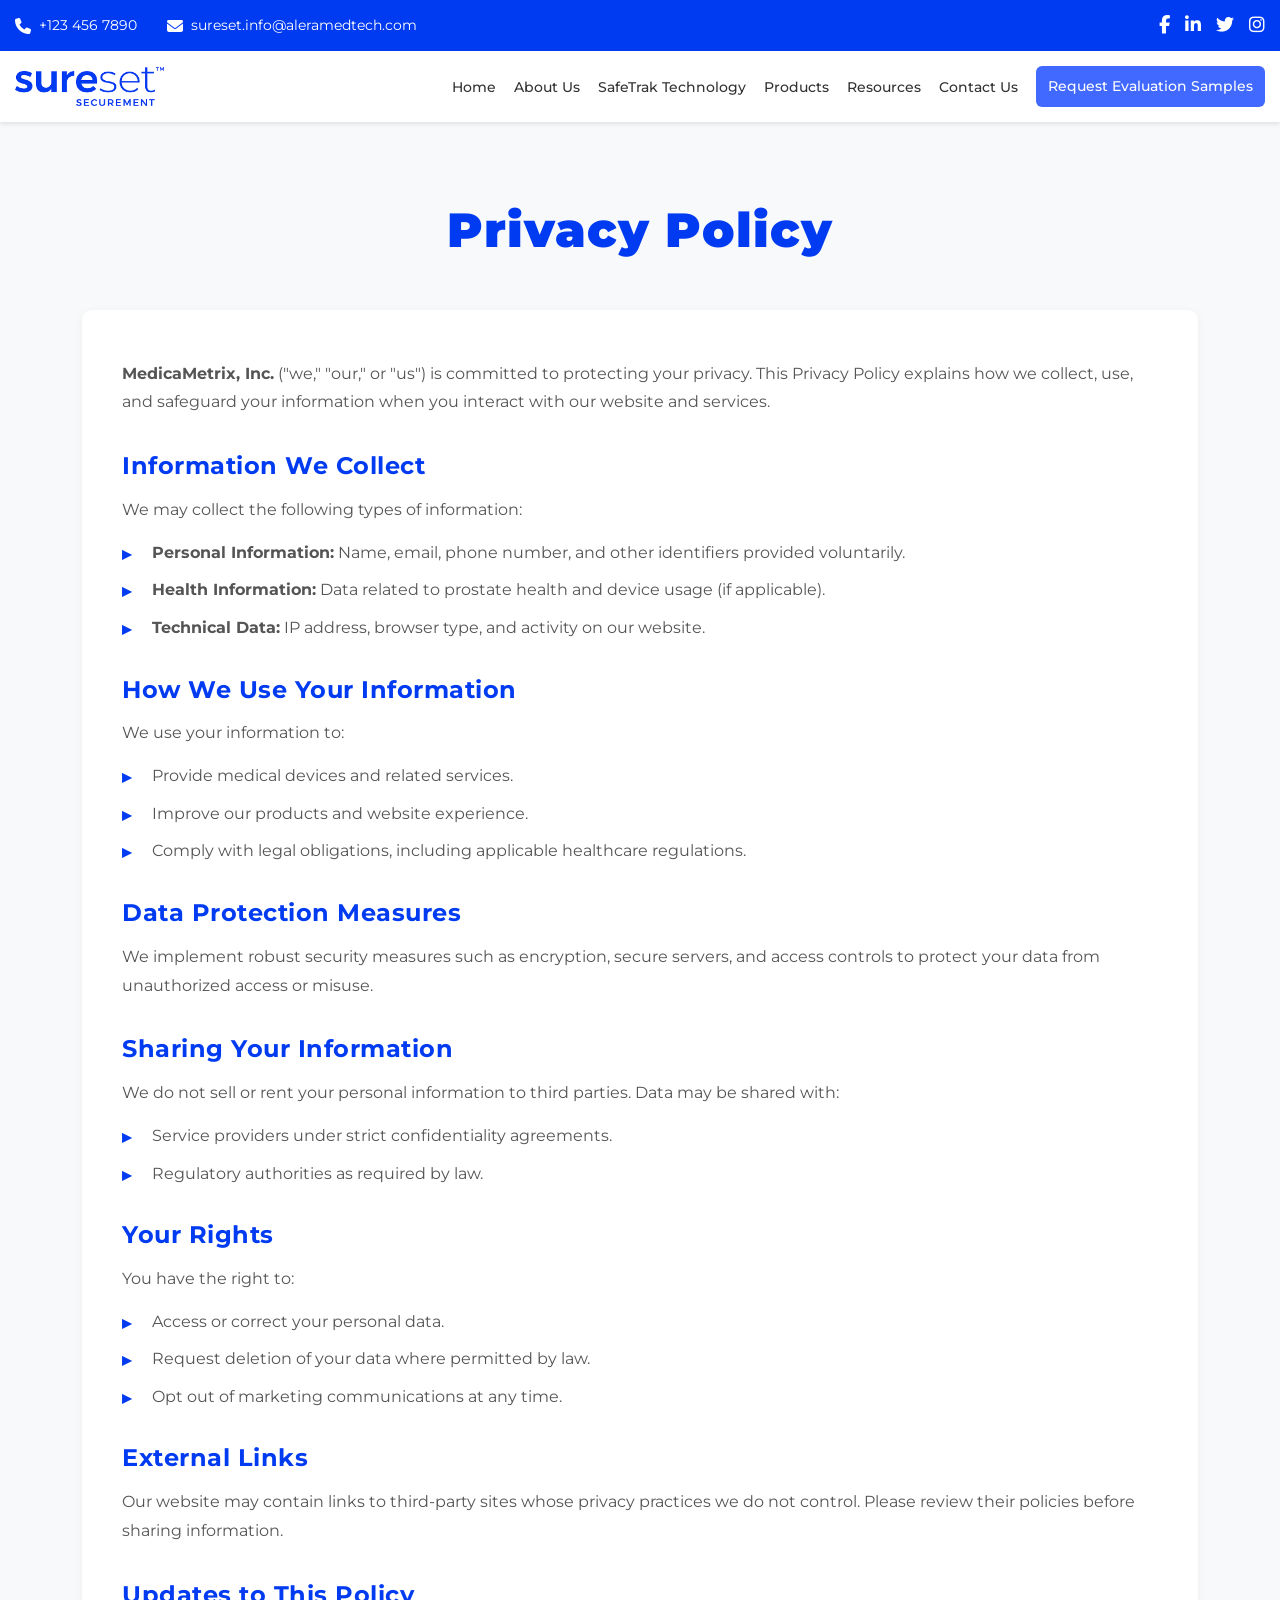
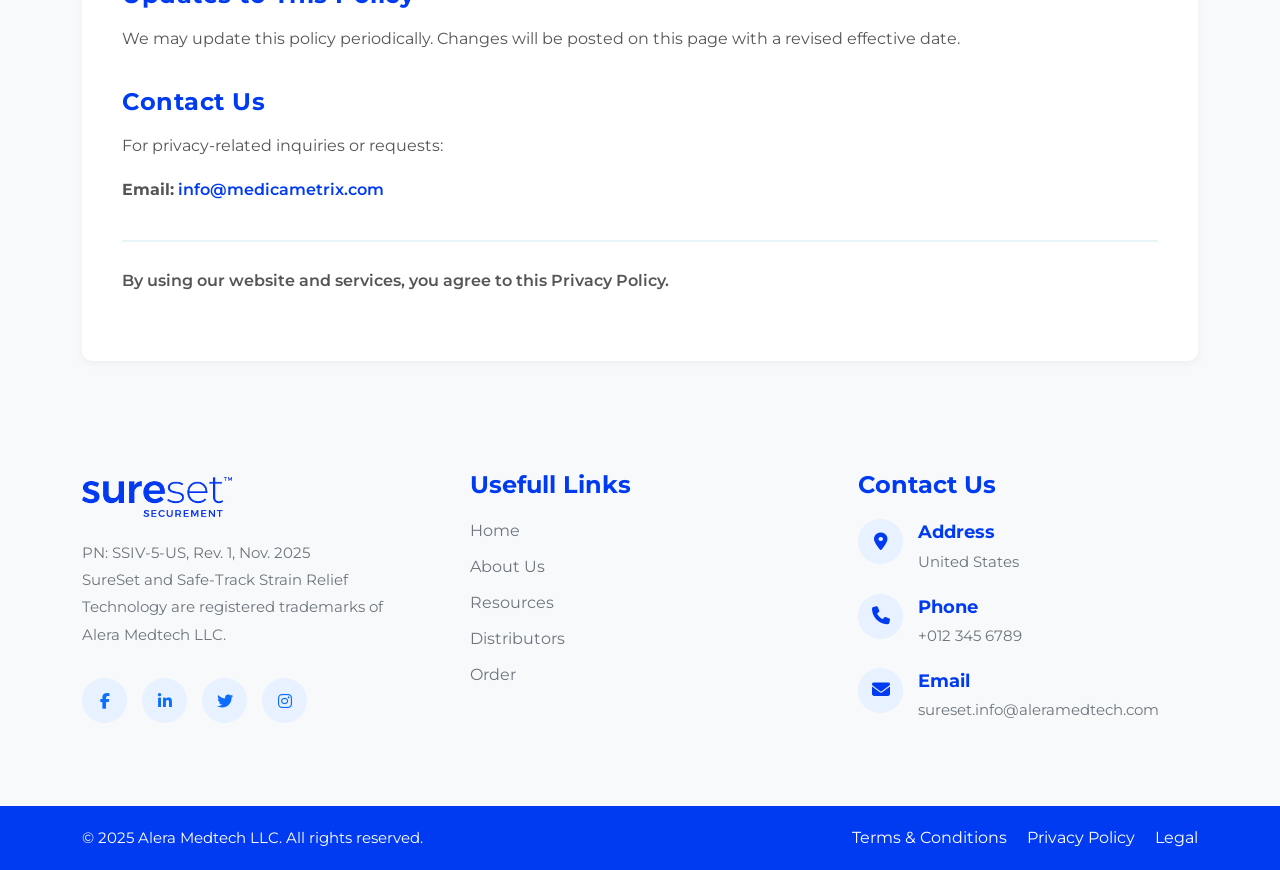
<file: privacy-policy.html>
<!DOCTYPE html>
<html lang="en">

<head>
    <meta charset="UTF-8">
    <meta name="viewport" content="width=device-width, initial-scale=1.0">
    <title>Privacy Policy | SureSet</title>
    <link href="https://cdnjs.cloudflare.com/ajax/libs/bootstrap/5.3.2/css/bootstrap.min.css" rel="stylesheet">
    <link href="https://cdnjs.cloudflare.com/ajax/libs/font-awesome/6.4.0/css/all.min.css" rel="stylesheet">
    <link rel="stylesheet" href="css/styles.css">
</head>

<body>
    <!-- Topbar -->
    <div class="topbar">
        <div class="topbar-container">
            <div class="topbar-content">
                <div class="topbar-left">
                    <a href="tel:+1234567890" class="topbar-contact-item">
                        <i class="fas fa-phone topbar-icon"></i>
                        <span>+123 456 7890</span>
                    </a>
                    <a href="mailto:sureset.info@aleramedtech.com" class="topbar-contact-item">
                        <i class="fas fa-envelope topbar-icon"></i>
                        <span>sureset.info@aleramedtech.com</span>
                    </a>
                </div>
                <div class="topbar-right">
                    <a href="#" class="topbar-social-link">
                        <i class="fab fa-facebook-f"></i>
                    </a>
                    <a href="#" class="topbar-social-link">
                        <i class="fab fa-linkedin-in"></i>
                    </a>
                    <a href="#" class="topbar-social-link">
                        <i class="fab fa-twitter"></i>
                    </a>
                    <a href="#" class="topbar-social-link">
                        <i class="fab fa-instagram"></i>
                    </a>
                </div>
            </div>
        </div>
    </div>

    <!-- Navbar -->
    <nav class="navbar">
        <div class="navbar-container">
            <div class="navbar-content">
                <a href="#" class="navbar-logo-link">
                    <img src="img/SureSet logo.png" alt="SureSet Logo" class="navbar-logo">
                </a>

                <button class="navbar-toggle" aria-controls="navbarMenu" aria-expanded="false" aria-label="Toggle navigation" onclick="toggleMenu()">
                    <i class="fas fa-bars"></i>
                </button>

                <ul class="navbar-menu" id="navbarMenu">
                    <li class="navbar-menu-item">
                        <a href="index.html" class="navbar-menu-link">Home</a>
                    </li>
                    <li class="navbar-menu-item">
                        <a href="about.html" class="navbar-menu-link">About Us</a>
                    </li>
                    <li class="navbar-menu-item">
                        <a href="safetrak-technology.html" class="navbar-menu-link">SafeTrak Technology</a>
                    </li>
                    <li class="navbar-menu-item">
                        <a href="#" class="navbar-menu-link">Products</a>
                    </li>
                    <li class="navbar-menu-item">
                        <a href="resourses.html" class="navbar-menu-link">Resources</a>
                    </li>
                    <li class="navbar-menu-item">
                        <a href="contact.html" class="navbar-menu-link">Contact Us</a>
                    </li>
                    <li class="navbar-menu-item">
                        <button class="navbar-cta-button" id="openModalBtn">Request Evaluation Samples</button>
                    </li>
                </ul>
            </div>
        </div>
    </nav>

    <!-- Privacy Policy Content -->
    <section class="privacy-policy-section">
        <div class="container">
            <div class="privacy-policy-content">
                <h1 class="privacy-policy-title">Privacy Policy</h1>
                
                <div class="privacy-policy-body">
                    <p class="privacy-policy-intro">
                        <strong>MedicaMetrix, Inc.</strong> ("we," "our," or "us") is committed to protecting your privacy. This Privacy Policy explains how we collect, use, and safeguard your information when you interact with our website and services.
                    </p>

                    <h2 class="privacy-policy-section-title">Information We Collect</h2>
                    <p>We may collect the following types of information:</p>
                    <ul class="privacy-policy-list">
                        <li>
                            <strong>Personal Information:</strong> Name, email, phone number, and other identifiers provided voluntarily.
                        </li>
                        <li>
                            <strong>Health Information:</strong> Data related to prostate health and device usage (if applicable).
                        </li>
                        <li>
                            <strong>Technical Data:</strong> IP address, browser type, and activity on our website.
                        </li>
                    </ul>

                    <h2 class="privacy-policy-section-title">How We Use Your Information</h2>
                    <p>We use your information to:</p>
                    <ul class="privacy-policy-list">
                        <li>Provide medical devices and related services.</li>
                        <li>Improve our products and website experience.</li>
                        <li>Comply with legal obligations, including applicable healthcare regulations.</li>
                    </ul>

                    <h2 class="privacy-policy-section-title">Data Protection Measures</h2>
                    <p>
                        We implement robust security measures such as encryption, secure servers, and access controls to protect your data from unauthorized access or misuse.
                    </p>

                    <h2 class="privacy-policy-section-title">Sharing Your Information</h2>
                    <p>
                        We do not sell or rent your personal information to third parties. Data may be shared with:
                    </p>
                    <ul class="privacy-policy-list">
                        <li>Service providers under strict confidentiality agreements.</li>
                        <li>Regulatory authorities as required by law.</li>
                    </ul>

                    <h2 class="privacy-policy-section-title">Your Rights</h2>
                    <p>You have the right to:</p>
                    <ul class="privacy-policy-list">
                        <li>Access or correct your personal data.</li>
                        <li>Request deletion of your data where permitted by law.</li>
                        <li>Opt out of marketing communications at any time.</li>
                    </ul>

                    <h2 class="privacy-policy-section-title">External Links</h2>
                    <p>
                        Our website may contain links to third-party sites whose privacy practices we do not control. Please review their policies before sharing information.
                    </p>

                    <h2 class="privacy-policy-section-title">Updates to This Policy</h2>
                    <p>
                        We may update this policy periodically. Changes will be posted on this page with a revised effective date.
                    </p>

                    <h2 class="privacy-policy-section-title">Contact Us</h2>
                    <p>
                        For privacy-related inquiries or requests:
                    </p>
                    <p class="privacy-policy-contact">
                        <strong>Email:</strong> <a href="mailto:info@medicametrix.com">info@medicametrix.com</a>
                    </p>

                    <p class="privacy-policy-closing">
                        By using our website and services, you agree to this Privacy Policy.
                    </p>
                </div>
            </div>
        </div>
    </section>

    <!-- Footer -->
    <footer class="vas-footer">
        <div class="container">
            <div class="row vas-footer-top g-5">
                <div class="col-lg-4 mb-4">
                    <div class="vas-footer-logo">
                        <img src="img/SureSet logo.png" width="150" alt="">
                    </div>
                    <p class="vas-footer-text">
                        PN: SSIV-5-US, Rev. 1, Nov. 2025<br>
                        SureSet and Safe-Track Strain Relief Technology are registered trademarks of Alera Medtech LLC.
                    </p>
                    <div class="vas-social-links">
                        <a href="#" class="vas-social-link"><i class="fab fa-facebook-f"></i></a>
                        <a href="#" class="vas-social-link"><i class="fab fa-linkedin-in"></i></a>
                        <a href="#" class="vas-social-link"><i class="fab fa-twitter"></i></a>
                        <a href="#" class="vas-social-link"><i class="fab fa-instagram"></i></a>
                    </div>
                </div>
                <div class="col-lg-4 mb-4">
                    <h3 class="vas-footer-section-title">Usefull Links</h3>
                    <ul class="vas-footer-links">
                        <li><a href="index.html">Home</a></li>
                        <li><a href="about.html">About Us</a></li>
                        <li><a href="resourses.html">Resources</a></li>
                        <li><a href="#">Distributors</a></li>
                        <li><a href="#">Order</a></li>
                    </ul>
                </div>
                <div class="col-lg-4 mb-4">
                    <h3 class="vas-footer-section-title">Contact Us</h3>
                    <div class="vas-contact-item">
                        <div class="vas-contact-icon">
                            <i class="fas fa-map-marker-alt"></i>
                        </div>
                        <div>
                            <div class="vas-contact-label">Address</div>
                            <p class="vas-contact-value">United States</p>
                        </div>
                    </div>
                    <div class="vas-contact-item">
                        <div class="vas-contact-icon">
                            <i class="fas fa-phone"></i>
                        </div>
                        <div>
                            <div class="vas-contact-label">Phone</div>
                            <p class="vas-contact-value">+012 345 6789</p>
                        </div>
                    </div>
                    <div class="vas-contact-item">
                        <div class="vas-contact-icon">
                            <i class="fas fa-envelope"></i>
                        </div>
                        <div>
                            <div class="vas-contact-label">Email</div>
                            <p class="vas-contact-value">sureset.info@aleramedtech.com</p>
                        </div>
                    </div>
                </div>
            </div>
        </div>
        <div class="vas-footer-bottom">
            <div class="container">
                <div class="row align-items-center">
                    <div class="col-md-6">
                        <p class="vas-copyright">© 2025 Alera Medtech LLC. All rights reserved.</p>
                    </div>
                    <div class="col-md-6">
                        <ul class="vas-footer-bottom-links">
                            <li><a href="#">Terms & Conditions</a></li>
                            <li><a href="privacy-policy.html">Privacy Policy</a></li>
                            <li><a href="#">Legal</a></li>
                        </ul>
                    </div>
                </div>
            </div>
        </div>
    </footer>

    <script src="https://cdnjs.cloudflare.com/ajax/libs/bootstrap/5.3.2/js/bootstrap.bundle.min.js"></script>
    <script>
        function toggleMenu() {
            const menu = document.getElementById('navbarMenu');
            const btn = document.querySelector('.navbar-toggle');
            menu.classList.toggle('navbar-menu-active');
            if (btn) btn.setAttribute('aria-expanded', menu.classList.contains('navbar-menu-active'));
        }
    </script>
</body>

</html>
</file>
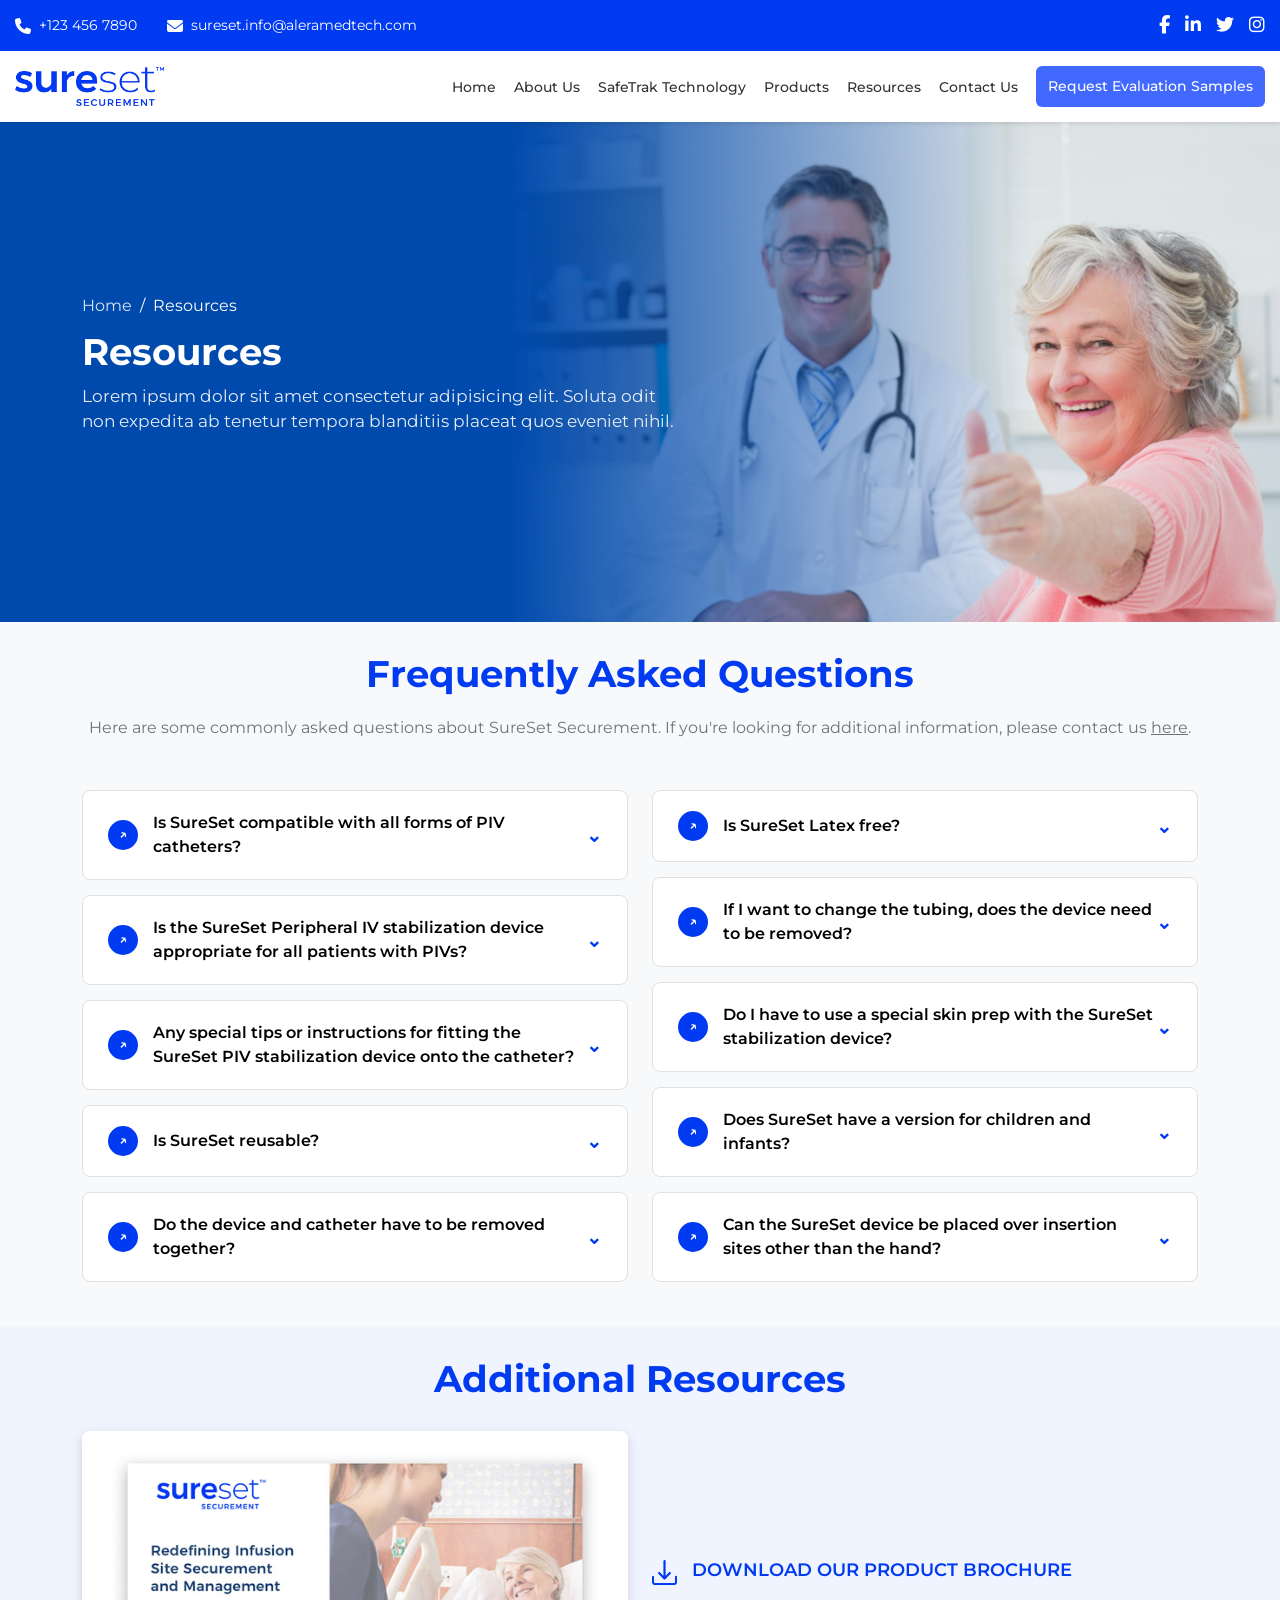
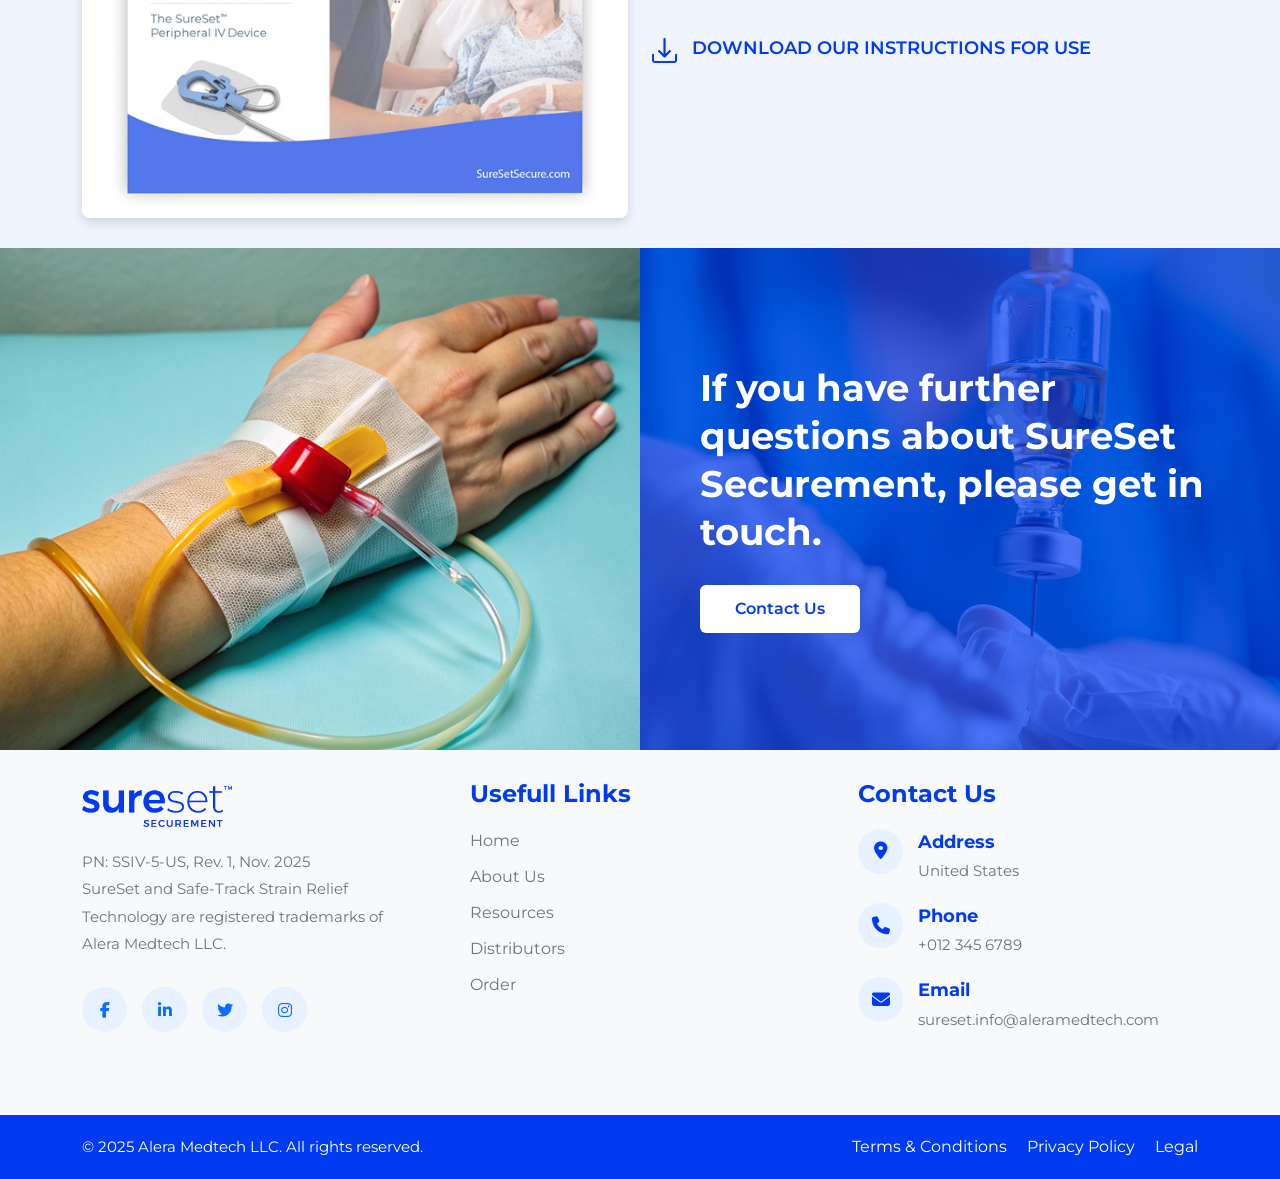
<file: resourses.html>
<!DOCTYPE html>
<html lang="en">

<head>
    <meta charset="UTF-8">
    <meta name="viewport" content="width=device-width, initial-scale=1.0">
    <title>SureSet </title>
    <link href="https://cdnjs.cloudflare.com/ajax/libs/bootstrap/5.3.2/css/bootstrap.min.css" rel="stylesheet">
    <link href="https://cdnjs.cloudflare.com/ajax/libs/font-awesome/6.4.0/css/all.min.css" rel="stylesheet">
    <link rel="stylesheet" href="css/styles.css">
</head>

<body>
    <!-- Topbar -->
    <div class="topbar">
        <div class="topbar-container">
            <div class="topbar-content">
                <div class="topbar-left">
                    <a href="tel:+1234567890" class="topbar-contact-item">
                        <i class="fas fa-phone topbar-icon"></i>
                        <span>+123 456 7890</span>
                    </a>
                    <a href="mailto:sureset.info@aleramedtech.com" class="topbar-contact-item">
                        <i class="fas fa-envelope topbar-icon"></i>
                        <span>sureset.info@aleramedtech.com</span>
                    </a>
                </div>
                <div class="topbar-right">
                    <a href="#" class="topbar-social-link">
                        <i class="fab fa-facebook-f"></i>
                    </a>
                    <a href="#" class="topbar-social-link">
                        <i class="fab fa-linkedin-in"></i>
                    </a>
                    <a href="#" class="topbar-social-link">
                        <i class="fab fa-twitter"></i>
                    </a>
                    <a href="#" class="topbar-social-link">
                        <i class="fab fa-instagram"></i>
                    </a>
                </div>
            </div>
        </div>
    </div>
    <!-- Navbar -->
    <nav class="navbar">
        <div class="navbar-container">
            <div class="navbar-content">
                <a href="#" class="navbar-logo-link">
                    <img src="img/SureSet logo.png" alt="SureSet Logo" class="navbar-logo">
                </a>

                <button class="navbar-toggle" aria-controls="navbarMenu" aria-expanded="false" aria-label="Toggle navigation" onclick="toggleMenu()">
                    <i class="fas fa-bars"></i>
                </button>

                <ul class="navbar-menu" id="navbarMenu">
                    <li class="navbar-menu-item">
                        <a href="index.html" class="navbar-menu-link">Home</a>
                    </li>
                    <li class="navbar-menu-item">
                        <a href="about.html" class="navbar-menu-link">About Us</a>
                    </li>
                    <li class="navbar-menu-item">
                        <a href="safetrak-technology.html" class="navbar-menu-link">SafeTrak Technology</a>
                    </li>
                    <li class="navbar-menu-item">
                        <a href="#" class="navbar-menu-link">Products</a>
                    </li>
                    <li class="navbar-menu-item">
                        <a href="resourses.html" class="navbar-menu-link">Resources</a>
                    </li>
                    <li class="navbar-menu-item">
                        <a href="contact.html" class="navbar-menu-link">Contact Us</a>
                    </li>
                    <li class="navbar-menu-item">
                        <button class="navbar-cta-button" id="openModalBtn">Request Evaluation Samples</button>
                    </li>
                </ul>
            </div>
        </div>
    </nav>

    <!-- Modal Overlay (shared) -->
    <div class="modal-overlay" id="modalOverlay">
        <div class="modal-container">
            <button class="close-btn" id="closeModalBtn" aria-label="Close"></button>

            <div class="form-header">
                <h1 id="headerTitle">Request Evaluation Samples</h1>
                <p id="headerSubtitle">Complete the form below to receive SureSet™ evaluation samples</p>
            </div>

            <div class="form-body">
                <div class="form-content" id="formContent">
                    <form id="evaluationForm" novalidate>
                        <div class="form-group">
                            <label for="fullName">Full Name <span class="required">*</span></label>
                            <input type="text" id="fullName" name="fullName" required>
                            <span class="error-message" id="fullNameError">Please enter your full name</span>
                        </div>

                        <div class="form-group">
                            <label for="email">Work Email <span class="required">*</span></label>
                            <input type="email" id="email" name="email" required>
                            <span class="error-message" id="emailError">Please enter a valid work email address</span>
                        </div>

                        <div class="form-group">
                            <label for="designation">Designation <span class="required">*</span></label>
                            <input type="text" id="designation" name="designation" required
                                placeholder="e.g., Nurse Manager, Physician, Clinical Director">
                            <span class="error-message" id="designationError">Please enter your designation</span>
                        </div>

                        <div class="form-group">
                            <label for="department">Department <span class="required">*</span></label>
                            <input type="text" id="department" name="department" required
                                placeholder="e.g., Emergency, ICU, Cardiology">
                            <span class="error-message" id="departmentError">Please enter your department</span>
                        </div>

                        <div class="form-group">
                            <label for="facilityName">Hospital/Clinic Name <span class="required">*</span></label>
                            <input type="text" id="facilityName" name="facilityName" required>
                            <span class="error-message" id="facilityNameError">Please enter your hospital or clinic
                                name</span>
                        </div>

                        <div class="form-group">
                            <label for="productType">Product Type <span class="required">*</span></label>
                            <select id="productType" name="productType" required>
                                <option value="">-- Select Product Type --</option>
                                <option value="sureset-peripheral-iv">SureSet™ Peripheral IV Securement Device</option>
                                <option value="sureset-picc">SureSet™ PICC Line Securement</option>
                                <option value="sureset-central-line">SureSet™ Central Line Securement</option>
                                <option value="sureset-dialysis">SureSet™ Dialysis Catheter Securement</option>
                                <option value="multiple">Multiple Products</option>
                            </select>
                            <span class="error-message" id="productTypeError">Please select a product type</span>
                        </div>

                        <div class="form-group">
                            <label for="phone">Phone Number <span class="required">*</span></label>
                            <input type="tel" id="phone" name="phone" required placeholder="+1 (555) 123-4567">
                            <span class="error-message" id="phoneError">Please enter a valid phone number</span>
                        </div>

                        <div class="form-group">
                            <label for="estimatedVolume">Estimated Monthly Volume</label>
                            <input type="text" id="estimatedVolume" name="estimatedVolume"
                                placeholder="e.g., 500 units">
                        </div>

                        <div class="form-group">
                            <label for="additionalInfo">Additional Information</label>
                            <textarea id="additionalInfo" name="additionalInfo"
                                placeholder="Please share any specific requirements or questions..."></textarea>
                        </div>

                        <button type="submit" class="submit-btn">Submit Request</button>
                    </form>
                </div>

                <div class="thank-you-content" id="thankYouContent">
                    <div class="thank-you-icon">
                        <div class="checkmark"></div>
                    </div>
                    <h2>Thank You!</h2>
                    <p>Your request has been submitted successfully. Our team will contact you within 24-48 hours.</p>

                    <div class="download-section">
                        <h3>📄 Download Product Information</h3>
                        <div class="download-buttons">
                            <a href="pdf/Sureset_Vascular Acess Safety.pdf" class="download-btn secondary-btn"
                                target="_blank">
                                <svg fill="none" stroke="currentColor" viewBox="0 0 24 24">
                                    <path stroke-linecap="round" stroke-linejoin="round" stroke-width="2"
                                        d="M12 10v6m0 0l-3-3m3 3l3-3m2 8H7a2 2 0 01-2-2V5a2 2 0 012-2h5.586a1 1 0 01.707.293l5.414 5.414a1 1 0 01.293.707V19a2 2 0 01-2 2z">
                                    </path>
                                </svg>
                                Download Full Product Catalog
                            </a>
                        </div>
                    </div>

                    <button class="submit-btn" id="closeThankYou">Close</button>
                </div>
            </div>
        </div>
    </div>

    <script>
        const modal = document.getElementById('modalOverlay');
        const openBtn = document.getElementById('openModalBtn');
        const closeBtn = document.getElementById('closeModalBtn');
        const form = document.getElementById('evaluationForm');
        const formContent = document.getElementById('formContent');
        const thankYouContent = document.getElementById('thankYouContent');
        const headerTitle = document.getElementById('headerTitle');
        const headerSubtitle = document.getElementById('headerSubtitle');
        const invalidEmailDomains = ['gmail.com', 'yahoo.com', 'hotmail.com', 'outlook.com', 'aol.com', 'icloud.com', 'mail.com', 'protonmail.com', 'yandex.com', 'zoho.com'];

        openBtn.addEventListener('click', () => {
            modal.classList.add('active');
            document.body.style.overflow = 'hidden';
            showForm();
        });

        function closeModal() {
            modal.classList.remove('active');
            document.body.style.overflow = '';
        }

        closeBtn.addEventListener('click', closeModal);

        modal.addEventListener('click', (e) => {
            if (e.target === modal) {
                closeModal();
            }
        });

        document.addEventListener('keydown', (e) => {
            if (e.key === 'Escape' && modal.classList.contains('active')) {
                closeModal();
            }
        });

        function showForm() {
            formContent.classList.remove('hidden');
            thankYouContent.classList.remove('active');
            headerTitle.textContent = 'Request Evaluation Samples';
            headerSubtitle.textContent = 'Complete the form below to receive SureSet™ evaluation samples';
        }

        function showThankYou() {
            formContent.classList.add('hidden');
            thankYouContent.classList.add('active');
            headerTitle.textContent = 'Request Submitted!';
            headerSubtitle.textContent = 'Access your resources below';
            document.querySelector('.modal-container').scrollTop = 0;
        }

        document.getElementById('closeThankYou').addEventListener('click', () => {
            closeModal();
            setTimeout(() => {
                showForm();
                form.reset();
            }, 300);
        });

        function validateEmail(email) {
            const emailPattern = /^[^\s@]+@[^\s@]+\.[^\s@]+$/;
            if (!emailPattern.test(email)) {
                return { valid: false, message: 'Please enter a valid email address' };
            }

            const domain = email.split('@')[1].toLowerCase();
            if (invalidEmailDomains.includes(domain)) {
                return { valid: false, message: 'Please use a work email address. Personal email domains (Gmail, Yahoo, Hotmail, etc.) are not accepted' };
            }

            return { valid: true };
        }

        function validatePhone(phone) {
            const phonePattern = /^[+]?[(]?[0-9]{1,4}[)]?[-\s.]?[(]?[0-9]{1,4}[)]?[-\s.]?[0-9]{1,9}$/;
            return phonePattern.test(phone.replace(/\s/g, ''));
        }

        function showError(fieldId, message) {
            const field = document.getElementById(fieldId);
            const errorElement = document.getElementById(fieldId + 'Error');
            field.classList.add('error');
            errorElement.textContent = message;
            errorElement.classList.add('show');
        }

        function clearError(fieldId) {
            const field = document.getElementById(fieldId);
            const errorElement = document.getElementById(fieldId + 'Error');
            field.classList.remove('error');
            errorElement.classList.remove('show');
        }

        document.addEventListener('DOMContentLoaded', () => {
            document.getElementById('email').addEventListener('blur', function () {
                const email = this.value.trim();
                if (email) {
                    const validation = validateEmail(email);
                    if (!validation.valid) {
                        showError('email', validation.message);
                    } else {
                        clearError('email');
                    }
                }
            });

            document.getElementById('phone').addEventListener('blur', function () {
                const phone = this.value.trim();
                if (phone && !validatePhone(phone)) {
                    showError('phone', 'Please enter a valid phone number');
                } else if (phone) {
                    clearError('phone');
                }
            });

            form.querySelectorAll('input, select, textarea').forEach(field => {
                field.addEventListener('input', function () {
                    clearError(this.id);
                });
            });

            form.addEventListener('submit', function (e) {
                e.preventDefault();

                let isValid = true;

                const fullName = document.getElementById('fullName').value.trim();
                if (!fullName) {
                    showError('fullName', 'Please enter your full name');
                    isValid = false;
                } else {
                    clearError('fullName');
                }

                const email = document.getElementById('email').value.trim();
                const emailValidation = validateEmail(email);
                if (!email || !emailValidation.valid) {
                    showError('email', emailValidation.message || 'Please enter a valid work email address');
                    isValid = false;
                } else {
                    clearError('email');
                }

                const designation = document.getElementById('designation').value.trim();
                if (!designation) {
                    showError('designation', 'Please enter your designation');
                    isValid = false;
                } else {
                    clearError('designation');
                }

                const department = document.getElementById('department').value.trim();
                if (!department) {
                    showError('department', 'Please enter your department');
                    isValid = false;
                } else {
                    clearError('department');
                }

                const facilityName = document.getElementById('facilityName').value.trim();
                if (!facilityName) {
                    showError('facilityName', 'Please enter your hospital or clinic name');
                    isValid = false;
                } else {
                    clearError('facilityName');
                }

                const productType = document.getElementById('productType').value;
                if (!productType) {
                    showError('productType', 'Please select a product type');
                    isValid = false;
                } else {
                    clearError('productType');
                }

                const phone = document.getElementById('phone').value.trim();
                if (!phone || !validatePhone(phone)) {
                    showError('phone', 'Please enter a valid phone number');
                    isValid = false;
                } else {
                    clearError('phone');
                }

                if (isValid) {
                    console.log('Form submitted successfully!', {
                        fullName,
                        email,
                        designation,
                        department,
                        facilityName,
                        productType,
                        phone,
                        estimatedVolume: document.getElementById('estimatedVolume').value.trim(),
                        additionalInfo: document.getElementById('additionalInfo').value.trim()
                    });

                    showThankYou();
                } else {
                    const firstError = form.querySelector('.error');
                    if (firstError) {
                        firstError.scrollIntoView({ behavior: 'smooth', block: 'center' });
                    }
                }
            });
        });
    </script>

    <!-- SUB PAGE HERO SECTION -->
    <section class="sub-heror d-flex align-items-center">
        <div class="container">
            <div class="row">
                <div class="col-lg-8">
                    <!-- Breadcrumb -->
                    <nav aria-label="breadcrumb">
                        <ol class="breadcrumb sub-hero-breadcrumb">
                            <li class="breadcrumb-item">
                                <a href="index.html">Home</a>
                            </li>
                            <li class="breadcrumb-item active" aria-current="page">
                                Resources
                            </li>
                        </ol>
                    </nav>

                    <!-- Page Title -->
                    <h1 class="sub-hero-title">Resources</h1>

                    <!-- Subtitle -->
                    <p class="sub-hero-text">
                        Lorem ipsum dolor sit amet consectetur adipisicing elit. Soluta odit non expedita ab tenetur
                        tempora blanditiis placeat quos eveniet nihil.
                    </p>
                </div>
            </div>
        </div>
    </section>


    <!-- FAQ Section -->
    <section class="sureset-faq-section">
        <div class="container">
            <h2 class="sureset-faq-title">Frequently Asked Questions</h2>
            <p class="sureset-faq-subtitle">
                Here are some commonly asked questions about SureSet Securement. If you're looking for additional
                information, please contact us <a href="contact.html">here</a>.
            </p>

            <div class="row">
                <div class="col-lg-6">
                    <div class="sureset-faq-item">
                        <div class="sureset-faq-question">
                            <div class="d-flex align-items-center">
                                <span class="sureset-faq-number">&#8599;</span>
                                <span>Is SureSet compatible with all forms of PIV catheters?</span>
                            </div>
                            <span class="sureset-faq-toggle">&#8964;</span>
                        </div>
                        <div class="sureset-faq-answer">
                            <p>Yes, SureSet is designed to be compatible with all standard PIV catheters. The device
                                accommodates various catheter sizes and types commonly used in clinical settings.</p>
                        </div>
                    </div>

                    <div class="sureset-faq-item">
                        <div class="sureset-faq-question">
                            <div class="d-flex align-items-center">
                                <span class="sureset-faq-number">&#8599;</span>
                                <span>Is the SureSet Peripheral IV stabilization device appropriate for all patients
                                    with PIVs?</span>
                            </div>
                            <span class="sureset-faq-toggle">&#8964;</span>
                        </div>
                        <div class="sureset-faq-answer">
                            <p>SureSet is suitable for most patients requiring PIV stabilization. However, individual
                                patient assessment should be conducted to ensure appropriateness based on skin condition
                                and clinical needs.</p>
                        </div>
                    </div>

                    <div class="sureset-faq-item">
                        <div class="sureset-faq-question">
                            <div class="d-flex align-items-center">
                                <span class="sureset-faq-number">&#8599;</span>
                                <span>Any special tips or instructions for fitting the SureSet PIV stabilization device
                                    onto the catheter?</span>
                            </div>
                            <span class="sureset-faq-toggle">&#8964;</span>
                        </div>
                        <div class="sureset-faq-answer">
                            <p>Follow the provided instructions for use. Ensure the catheter is properly inserted and
                                secured before applying the SureSet device. The device should fit snugly without causing
                                discomfort to the patient.</p>
                        </div>
                    </div>

                    <div class="sureset-faq-item">
                        <div class="sureset-faq-question">
                            <div class="d-flex align-items-center">
                                <span class="sureset-faq-number">&#8599;</span>
                                <span>Is SureSet reusable?</span>
                            </div>
                            <span class="sureset-faq-toggle">&#8964;</span>
                        </div>
                        <div class="sureset-faq-answer">
                            <p>No, SureSet is a single-use device designed for one-time application to maintain
                                sterility and optimal performance.</p>
                        </div>
                    </div>

                    <div class="sureset-faq-item">
                        <div class="sureset-faq-question">
                            <div class="d-flex align-items-center">
                                <span class="sureset-faq-number">&#8599;</span>
                                <span>Do the device and catheter have to be removed together?</span>
                            </div>
                            <span class="sureset-faq-toggle">&#8964;</span>
                        </div>
                        <div class="sureset-faq-answer">
                            <p>No, the SureSet device can be removed independently from the catheter if needed for
                                assessment or dressing changes.</p>
                        </div>
                    </div>
                </div>

                <div class="col-lg-6">
                    <div class="sureset-faq-item">
                        <div class="sureset-faq-question">
                            <div class="d-flex align-items-center">
                                <span class="sureset-faq-number">&#8599;</span>
                                <span>Is SureSet Latex free?</span>
                            </div>
                            <span class="sureset-faq-toggle">&#8964;</span>
                        </div>
                        <div class="sureset-faq-answer">
                            <p>Yes, SureSet is latex-free to minimize the risk of allergic reactions in sensitive
                                patients.</p>
                        </div>
                    </div>

                    <div class="sureset-faq-item">
                        <div class="sureset-faq-question">
                            <div class="d-flex align-items-center">
                                <span class="sureset-faq-number">&#8599;</span>
                                <span>If I want to change the tubing, does the device need to be removed?</span>
                            </div>
                            <span class="sureset-faq-toggle">&#8964;</span>
                        </div>
                        <div class="sureset-faq-answer">
                            <p>No, tubing changes can typically be performed without removing the SureSet device,
                                allowing for continued stabilization during routine care.</p>
                        </div>
                    </div>

                    <div class="sureset-faq-item">
                        <div class="sureset-faq-question">
                            <div class="d-flex align-items-center">
                                <span class="sureset-faq-number">&#8599;</span>
                                <span>Do I have to use a special skin prep with the SureSet stabilization device?</span>
                            </div>
                            <span class="sureset-faq-toggle">&#8964;</span>
                        </div>
                        <div class="sureset-faq-answer">
                            <p>Follow your facility's standard skin preparation protocols. SureSet is compatible with
                                commonly used skin prep solutions.</p>
                        </div>
                    </div>

                    <div class="sureset-faq-item">
                        <div class="sureset-faq-question">
                            <div class="d-flex align-items-center">
                                <span class="sureset-faq-number">&#8599;</span>
                                <span>Does SureSet have a version for children and infants?</span>
                            </div>
                            <span class="sureset-faq-toggle">&#8964;</span>
                        </div>
                        <div class="sureset-faq-answer">
                            <p>Please contact us for information about pediatric sizing options and recommendations for
                                use with children and infants.</p>
                        </div>
                    </div>

                    <div class="sureset-faq-item">
                        <div class="sureset-faq-question">
                            <div class="d-flex align-items-center">
                                <span class="sureset-faq-number">&#8599;</span>
                                <span>Can the SureSet device be placed over insertion sites other than the hand?</span>
                            </div>
                            <span class="sureset-faq-toggle">&#8964;</span>
                        </div>
                        <div class="sureset-faq-answer">
                            <p>Yes, SureSet can be used on various PIV insertion sites including the hand, forearm, and
                                other appropriate locations as determined by clinical assessment.</p>
                        </div>
                    </div>
                </div>
            </div>
        </div>
    </section>

    <!-- Additional Resources Section -->
    <section class="sureset-resources-section">
        <div class="container">
            <h2 class="sureset-resources-title">Additional Resources</h2>

            <div class="sureset-resources-card">
                <div class="row align-items-center">
                    <div class="col-lg-6 text-center mb-4 mb-lg-0">
                        <img src="img/additional resources.png" alt="SureSet Brochure" class="sureset-brochure-image">
                    </div>
                    <div class="col-lg-6">
                        <a href="#" class="sureset-download-link">
                            <span class="sureset-download-icon"><img src="img/icon-download.png" width="25"
                                    alt=""></span>
                            <span>DOWNLOAD OUR PRODUCT BROCHURE</span>
                        </a>
                        <a href="#" class="sureset-download-link">
                            <span class="sureset-download-icon"><img src="img/icon-download.png" width="25"
                                    alt=""></span>
                            <span>DOWNLOAD OUR INSTRUCTIONS FOR USE</span>
                        </a>
                    </div>
                </div>
            </div>
        </div>
    </section>

    <!-- Contact Section -->
    <section class="sureset-contact-section">
        <div class="container-fluid p-0">
            <div class="row g-0">
                <div class="col-lg-6">
                    <img src="img/get in touch.png" alt="IV Hand" class="sureset-contact-image">
                </div>
                <div class="col-lg-6"
                    style="background-image: url('img/bg\ get\ in\ touch.png'); background-size: cover; background-repeat: no-repeat; align-content: center;">
                    <div class="sureset-contact-content">
                        <h2 class="sureset-contact-title">
                            If you have further questions about SureSet Securement, please get in touch.
                        </h2>
                        <a href="contact.html"><button class="sureset-contact-button">Contact Us</button></a>
                    </div>
                </div>
            </div>
        </div>
    </section>

    <script src="https://cdn.jsdelivr.net/npm/bootstrap@5.3.0/dist/js/bootstrap.bundle.min.js"></script>
    <script>
        // FAQ Toggle functionality
        document.querySelectorAll('.sureset-faq-item').forEach(item => {
            item.addEventListener('click', function () {
                // Toggle active class
                this.classList.toggle('active');
            });
        });
    </script>

    <!-- Footer -->
    <footer class="vas-footer">
        <div class="container">
            <div class="row vas-footer-top g-5">
                <div class="col-lg-4 mb-4">
                    <div class="vas-footer-logo">
                        <img src="img/SureSet logo.png" width="150" alt="">
                    </div>
                    <p class="vas-footer-text">
                        PN: SSIV-5-US, Rev. 1, Nov. 2025<br>
                        SureSet and Safe-Track Strain Relief Technology are registered trademarks of Alera Medtech LLC.
                    </p>
                    <div class="vas-social-links">
                        <a href="#" class="vas-social-link"><i class="fab fa-facebook-f"></i></a>
                        <a href="#" class="vas-social-link"><i class="fab fa-linkedin-in"></i></a>
                        <a href="#" class="vas-social-link"><i class="fab fa-twitter"></i></a>
                        <a href="#" class="vas-social-link"><i class="fab fa-instagram"></i></a>
                    </div>
                </div>
                <div class="col-lg-4 mb-4">
                    <h3 class="vas-footer-section-title">Usefull Links</h3>
                    <ul class="vas-footer-links">
                        <li><a href="index.html">Home</a></li>
                        <li><a href="about.html">About Us</a></li>
                        <li><a href="resourses.html">Resources</a></li>
                        <li><a href="#">Distributors</a></li>
                        <li><a href="#">Order</a></li>
                    </ul>
                </div>
                <div class="col-lg-4 mb-4">
                    <h3 class="vas-footer-section-title">Contact Us</h3>
                    <div class="vas-contact-item">
                        <div class="vas-contact-icon">
                            <i class="fas fa-map-marker-alt"></i>
                        </div>
                        <div>
                            <div class="vas-contact-label">Address</div>
                            <p class="vas-contact-value">United States</p>
                        </div>
                    </div>
                    <div class="vas-contact-item">
                        <div class="vas-contact-icon">
                            <i class="fas fa-phone"></i>
                        </div>
                        <div>
                            <div class="vas-contact-label">Phone</div>
                            <p class="vas-contact-value">+012 345 6789</p>
                        </div>
                    </div>
                    <div class="vas-contact-item">
                        <div class="vas-contact-icon">
                            <i class="fas fa-envelope"></i>
                        </div>
                        <div>
                            <div class="vas-contact-label">Email</div>
                            <p class="vas-contact-value">sureset.info@aleramedtech.com</p>
                        </div>
                    </div>
                </div>
            </div>
        </div>
        <div class="vas-footer-bottom">
            <div class="container">
                <div class="row align-items-center">
                    <div class="col-md-6">
                        <p class="vas-copyright">© 2025 Alera Medtech LLC. All rights reserved.</p>
                    </div>
                    <div class="col-md-6">
                        <ul class="vas-footer-bottom-links">
                            <li><a href="#">Terms & Conditions</a></li>
                            <li><a href="privacy-policy.html">Privacy Policy</a></li>
                            <li><a href="#">Legal</a></li>
                        </ul>
                    </div>
                </div>
            </div>
        </div>
    </footer>

    <script src="https://cdnjs.cloudflare.com/ajax/libs/bootstrap/5.3.2/js/bootstrap.bundle.min.js"></script>
    <script>
        function toggleMenu() {
            const menu = document.getElementById('navbarMenu');
            const btn = document.querySelector('.navbar-toggle');
            menu.classList.toggle('navbar-menu-active');
            if (btn) btn.setAttribute('aria-expanded', menu.classList.contains('navbar-menu-active'));
        }
    </script>
</body>

</html>
</file>
<file: css/styles.css>
@import url('https://fonts.googleapis.com/css2?family=Montserrat:ital,wght@0,100..900;1,100..900&display=swap');

* {
            margin: 0;
            padding: 0;
            box-sizing: border-box;
        }

        body {
            font-family: "Montserrat", sans-serif;
            overflow-x: hidden;
        }

        .hero-carousel {
            position: relative;
        }

        .carousel-item {
            height: auto;
        }

        .hero-content {
            height: auto;
            display: flex;
            align-items: center;
            background: linear-gradient(135deg, #e8f4f8 0%, #f0f8ff 100%);
        }

        .content-wrapper {
            display: flex;
            align-items: center;
            width: 100%;
            margin: 0 auto;
            padding: 0 0 0 80px;
        }

        .text-content {
            flex: 1;
            padding-right: 50px;
            animation: slideInLeft 1s ease-out;
        }

        .text-content h1 {
            font-size: 3rem;
            font-weight: 900;
            color: #003BF2;
            line-height: 1.1;
            margin-bottom: 30px;
            letter-spacing: 2px;
        }

        .text-content p {
            font-size: 1rem;
            color: #333;
            line-height: 1.6;
            margin-bottom: 40px;
            max-width: 600px;
        }

        .cta-button {
            background-color: #003BF2;
            color: white;
            padding: 15px 35px;
            font-size: 1rem;
            font-weight: 500;
            border: none;
            border-radius: 50px;
            cursor: pointer;
            transition: all 0.3s ease;
            box-shadow: 0 10px 30px rgba(0, 80, 255, 0.3);
            animation: fadeInUp 1s ease-out 0.3s backwards;
        }

        .cta-button:hover {
            background-color: #0040cc;
            transform: translateY(-3px);
            box-shadow: 0 15px 40px rgba(0, 80, 255, 0.4);
        }

        .image-content {
            flex: 1;
            position: relative;
            animation: slideInRight 1s ease-out;
        }

        .hero-image {
            width: 100%;
            height: 100%;
            object-fit: cover;
            border-radius: 20px;
            box-shadow: 0 20px 60px rgba(0, 0, 0, 0.15);
        }

        /* Carousel Controls */
        .carousel-control-prev,
        .carousel-control-next {
            width: 60px;
            height: 60px;
            background-color: rgba(0, 80, 255, 0.8);
            border-radius: 50%;
            top: 50%;
            transform: translateY(-50%);
            opacity: 1;
        }

        .carousel-control-prev {
            left: 30px;
        }

        .carousel-control-next {
            right: 30px;
        }

        .carousel-control-prev:hover,
        .carousel-control-next:hover {
            background-color: rgba(0, 80, 255, 1);
        }

        .carousel-indicators {
            bottom: 30px;
        }

        .carousel-indicators button {
            width: 12px;
            height: 12px;
            border-radius: 50%;
            background-color: #003BF2;
            opacity: 0.5;
            transition: all 0.3s ease;
        }

        .carousel-indicators button.active {
            opacity: 1;
            transform: scale(1.3);
        }

        /* Animations */
        @keyframes slideInLeft {
            from {
                opacity: 0;
                transform: translateX(-100px);
            }
            to {
                opacity: 1;
                transform: translateX(0);
            }
        }

        @keyframes slideInRight {
            from {
                opacity: 0;
                transform: translateX(100px);
            }
            to {
                opacity: 1;
                transform: translateX(0);
            }
        }

        @keyframes fadeInUp {
            from {
                opacity: 0;
                transform: translateY(30px);
            }
            to {
                opacity: 1;
                transform: translateY(0);
            }
        }

        /* Responsive */
        @media (max-width: 992px) {
            .content-wrapper {
                flex-direction: column;
                padding: 30px;
                justify-content: center;
            }

            .text-content {
                padding-right: 0;
                margin-bottom: 30px;
                text-align: center;
            }

            .text-content h1 {
                font-size: 2.3rem;
            }

            .text-content p {
                font-size: 1rem;
                margin: 0 auto 30px;
            }

            .hero-image {
                height: 400px;
            }
        }

        @media (max-width: 576px) {
            .text-content h1 {
                font-size: 2rem;
            }

            .carousel-control-prev,
            .carousel-control-next {
                width: 40px;
                height: 40px;
            }

            .carousel-control-prev {
                left: 10px;
            }

            .carousel-control-next {
                right: 10px;
            }
        }
/* Topbar Styles */
        @media (max-width: 576px) {
            .topbar-contact-item {
                font-size: 12px;
            }
            
            .topbar-social-link {
                display: none;
            }
        }
        .topbar {
            background-color: #003BF2;
            padding: 12px 0;
        }
        
        .topbar-container {
            margin: 0 auto;
            padding: 0 15px;
        }
        
        .topbar-content {
            display: flex;
            justify-content: space-between;
            align-items: center;
        }
        
        .topbar-left {
            display: flex;
            gap: 30px;
            align-items: center;
        }
        
        .topbar-contact-item {
            display: flex;
            align-items: center;
            gap: 8px;
            color: white;
            text-decoration: none;
            font-size: 14px;
        }
        
        .topbar-contact-item:hover {
            color: #e0e0e0;
        }
        
        .topbar-icon {
            font-size: 16px;
        }
        
        .topbar-right {
            display: flex;
            gap: 15px;
        }
        
        .topbar-social-link {
            color: white;
            font-size: 18px;
            transition: opacity 0.3s;
        }
        
        .topbar-social-link:hover {
            opacity: 0.8;
            color: white;
        }
        
        /* Navbar Styles */
        .navbar {
            background-color: white;
            box-shadow: 0 2px 4px rgba(0,0,0,0.1);
            padding: 15px 0;
        }
        
        .navbar-container {
            max-width: 1350px;
            margin: 0 auto;
            padding: 0 15px;
            width: 100%;
        }
        
        .navbar-content {
            display: flex;
            justify-content: space-between;
            align-items: center;
            gap: 40px;
            width: 100%;
        }
        
        .navbar-logo-link {
            flex-shrink: 0;
            display: flex;
            align-items: center;
        }
        
        .navbar-logo {
            max-height: 50px;
            width: auto;
            display: block;
        }
        
        .navbar-menu {
            display: flex;
            gap: 25px;
            align-items: center;
            list-style: none;
            margin: 0;
            padding: 0;
        }
        
        .navbar-menu-item {
            position: relative;
        }
        
        .navbar-menu-link {
            color: #333;
            text-decoration: none;
            font-size: 18px;
            font-weight: 500;
            transition: color 0.3s;
        }
        
        .navbar-menu-link:hover {
            color: #003BF2;
        }
        
        .navbar-cta-button {
            background-color: #4169ff;
            color: white;
            padding: 12px 20px;
            border-radius: 6px;
            text-decoration: none;
            font-weight: 500;
            transition: background-color 0.3s;
            border: none;
            font-size: 18px;
        }
        
        .navbar-cta-button:hover {
            background-color: #003BF2;
            color: white;
        }
        
        .navbar-toggle {
            display: none;
            background: none;
            border: none;
            font-size: 24px;
            color: #333;
            cursor: pointer;
        }
        @media (min-width: 1000px) and (max-width: 1300px){
            .navbar-logo {
                max-height: 40px;
            }
            .navbar-cta-button{
                font-size: 14px;
                padding: 10px 12px;
            }
            .navbar-menu-link{
                font-size: 14px;
            }
            .navbar-menu{
                gap: 18px;
            }
        }
        /* Responsive */
        @media (max-width: 992px) {
            .navbar {
                position: relative;
            }
            
            .navbar-container {
                padding: 0;
                max-width: none;
            }
            
            .navbar-content {
                padding: 0 15px;
                position: relative;
                gap: 0;
            }
            
            .navbar-menu {
                display: none;
                position: fixed;
                top: 120px;
                left: 0;
                right: 0;
                background: white;
                flex-direction: column;
                padding: 0;
                margin: 0;
                box-shadow: 0 4px 6px rgba(0,0,0,0.1);
                gap: 0;
                z-index: 1000;
                width: 100vw;
                max-width: 100vw;
                border-top: 1px solid #f0f0f0;
            }
            
            .navbar-menu-item {
                width: 100%;
                margin: 0;
                padding: 0;
            }
            
            .navbar-menu-link {
                display: block;
                padding: 15px 15px;
                border-bottom: 1px solid #f0f0f0;
                width: 100%;
                box-sizing: border-box;
            }
            
            .navbar-menu-item:last-child .navbar-menu-link {
                border-bottom: none;
            }
            
            .navbar-menu.navbar-menu-active {
                display: flex;
            }
            
            .navbar-toggle {
                display: block;
                flex-shrink: 0;
                margin-left: auto;
                order: 2;
            }
            
            .navbar-content {
                position: relative;
            }
            
            .topbar-left {
                flex-direction: column;
                gap: 10px;
                align-items: flex-start;
            }
            
            .topbar-content {
                flex-direction: column;
                gap: 15px;
            }
        }
        
        @media (max-width: 576px) {
            .topbar-contact-item {
                font-size: 12px;
            }
            
            .topbar-social-link {
                font-size: 16px;
            }
            
            .navbar-logo {
                max-height: 40px;
            }
        }

        /* Hero Section Styles */
        .hero-section {
            background: linear-gradient(135deg, #E3E9FF 0%, #ffffff 100%);
            padding: 80px 0;
            position: relative;
            overflow: hidden;   
        }

        .hero-container {
            max-width: 90%;
            margin: 0 auto;
            padding: 0 15px;
        }

        .hero-content-wrapper {
            display: grid;
            grid-template-columns: 1.2fr 1fr;
            gap: 90px;
            align-items: center;
        }

        .hero-left-content {
            z-index: 2;
        }

        .hero-badge {
            display: inline-block;
            border: 2px solid #003BF2;
            color: #003BF2;
            padding: 8px 24px;
            border-radius: 25px;
            font-size: 14px;
            font-weight: 500;
            margin-bottom: 25px;
            background-color: #fff;
        }

        .hero-main-heading {
            font-size: 36px;
            font-weight: 700;
            color: #003BF2;
            line-height: 1.2;
            margin-bottom: 20px;
        }

        .hero-description {
            font-size: 16px;
            color: #6b7280;
            line-height: 1.6;
            margin-bottom: 40px;
        }

        .hero-stats-grid {
            display: grid;
            grid-template-columns: repeat(3, 1fr);
            gap: 20px;
            margin-bottom: 40px;
        }

        .hero-stat-card {
            background: white;
            padding: 25px 20px;
            border-radius: 12px;
            text-align: center;
            box-shadow: 0 2px 8px rgba(0,0,0,0.08);
            transition: transform 0.3s, box-shadow 0.3s;
        }

        .hero-stat-card:hover {
            transform: translateY(-5px);
            box-shadow: 0 4px 12px rgba(0,0,0,0.12);
        }

        .hero-stat-icon {
            color: #003BF2;
            margin-bottom: 15px;
        }

        .hero-stat-text {
            font-size: 13px;
            color: #6b7280;
            line-height: 1.5;
            margin-bottom: 0;
        }

        .hero-cta-button {
            background-color: #003BF2;
            color: white;
            padding: 14px 40px;
            border-radius: 8px;
            text-decoration: none;
            font-weight: 600;
            display: inline-block;
            transition: background-color 0.3s;
            border: none;
            font-size: 16px;
        }

        .hero-cta-button:hover {
            background-color: #003BF2;
            color: white;
        }

        .hero-right-content {
            position: relative;
        }

        .hero-product-container {
            background: white;
            border-radius: 30px;
            padding: 40px;
            position: relative;
            box-shadow: 0 10px 40px rgba(0,0,0,0.1);
        }

        .hero-product-image {
            width: 100%;
            height: auto;
            display: block;
            margin-bottom: 20px;
        }

        .hero-brand-logo {
            position: absolute;
            top: 30px;
            right: 40px;
            max-width: 180px;
            height: auto;
        }

        .hero-video-button-wrapper {
            display: flex;
            align-items: center;
            justify-content: center;
            gap: 15px;
            margin-top: 20px;
        }

        .hero-play-button {
            width: 70px;
            height: 70px;
            border-radius: 50%;
            background: linear-gradient(135deg, #6b8cff 0%, #4169ff 100%);
            display: flex;
            align-items: center;
            justify-content: center;
            cursor: pointer;
            transition: transform 0.3s;
            border: none;
        }

        .hero-play-button:hover {
            transform: scale(1.1);
        }

        .hero-play-icon {
            color: white;
            font-size: 28px;
            margin-left: 4px;
        }

        .hero-video-text {
            font-size: 32px;
            font-weight: 700;
            color: #0d28ff;
        }

        .hero-blue-accent {
            position: absolute;
            right: -50px;
            top: 0;
            bottom: 0;
            width: 150px;
            background-color: #0d28ff;
            border-radius: 50px 0 0 50px;
            z-index: 1;
        }

        /* About Section Styles */
        .about-section {
            padding: 30px 0;
            background-color: #ffffff;
        }

        .about-container {
            max-width: 90%;
            margin: 0 auto;
            padding: 0 15px;
        }

        .about-content-grid {
            display: grid;
            grid-template-columns: 1fr 1fr;
            gap: 80px;
            align-items: center;
        }

        .about-image-wrapper {
            position: relative;
        }

        .about-main-image {
            width: 100%;
            height: auto;
            border-radius: 20px;
            display: block;
        }

        .about-blue-shape {
            position: absolute;
            width: 200px;
            height: 200px;
            background-color: #0d28ff;
            border-radius: 50%;
            bottom: -30px;
            right: -30px;
            z-index: -1;
        }

        .about-light-shape {
            position: absolute;
            width: 150px;
            height: 300px;
            background-color: #e8ebf7;
            border-radius: 80px;
            bottom: -50px;
            left: -40px;
            z-index: -2;
        }

        .about-text-content {
            padding-left: 20px;
        }

        .about-main-title {
            font-size: 36px;
            font-weight: 700;
            color: #003BF2;
            line-height: 1.3;
            margin-bottom: 15px;
        }

        .about-subtitle {
            font-size: 36px;
            font-weight: 500;
            color: #003BF2;
            line-height: 1.3;
            margin-bottom: 30px;
        }

        .about-description-text {
            font-size: 18px;
            color: #6b7280;
            line-height: 1.8;
            margin-bottom: 15px;
        }

        .about-highlight-text {
            font-size: 18px;
            color: #6b7280;
            line-height: 1.8;
        }

        /* Responsive Styles */
        @media (max-width: 992px) {
            .navbar-menu {
                display: none;
                position: absolute;
                top: 100%;
                left: 0;
                right: 0;
                background: white;
                flex-direction: column;
                padding: 20px;
                box-shadow: 0 4px 6px rgba(0,0,0,0.1);
                gap: 20px;
            }
            
            .navbar-menu.navbar-menu-active {
                display: flex;
            }
            
            .navbar-toggle {
                display: block;
            }
            
            .navbar-content {
                position: relative;
            }
            
            .topbar-left {
                flex-direction: column;
                gap: 10px;
                align-items: flex-start;
            }
            
            .topbar-content {
                flex-direction: column;
                gap: 15px;
            }

            .hero-content-wrapper {
                grid-template-columns: 1fr;
                gap: 40px;
            }

            .hero-main-heading {
                font-size: 36px;
            }

            .hero-stats-grid {
                grid-template-columns: 1fr;
            }

            .hero-blue-accent {
                display: none;
            }

            .about-content-grid {
                grid-template-columns: 1fr;
                gap: 50px;
            }

            .about-main-title,
            .about-subtitle {
                font-size: 32px;
            }
        }

        @media (max-width: 576px) {
            .topbar-contact-item {
                font-size: 10px;
            }
            .topbar-icon {
                font-size: 11px;
            }
            
            .topbar-social-link {
                font-size: 16px;
            }
            
            .navbar-logo {
                max-height: 40px;
            }

            .hero-main-heading {
                font-size: 28px;
            }

            .hero-section {
                padding: 50px 0;
            }

            .about-section {
                padding: 60px 0;
            }

            .about-main-title,
            .about-subtitle {
                font-size: 26px;
            }
        }

         /* SafeTrak Section Styles */
        .safetrak-section {
            padding: 50px 0;
            background: linear-gradient(135deg, #E3E9FF 0%, #ffffff 100%);
        }

        .safetrak-container {
            max-width: 90%;
            margin: 0 auto;
            padding: 0 15px;
        }

        .safetrak-header {
            text-align: center;
            margin-bottom: 30px;
        }

        .safetrak-main-title {
            font-size: 36px;
            font-weight: 700;
            color: #0d28ff;
            margin-bottom: 15px;
        }

        .safetrak-subtitle {
            font-size: 18px;
            color: #6b7280;
        }

        .safetrak-content-grid {
            display: grid;
            grid-template-columns: 1fr 1fr;
            gap: 60px;
            align-items: center;
        }

        .safetrak-text-wrapper {
            display: flex;
            flex-direction: column;
            gap: 20px;
        }

        .safetrak-description-para {
            font-size: 18px;
            color: #6b7280;
            line-height: 1.8;
        }

        .safetrak-image-wrapper {
            position: relative;
        }

        .safetrak-featured-image {
            width: 100%;
            height: auto;
        }

        /* Benefits Section Styles */
        .benefits-section {
            padding: 50px 0;
            background-color: #ffffff;
        }

        .benefits-container {
            max-width: 90%;
            margin: 0 auto;
            padding: 0 15px;
        }

        .benefits-content-wrapper {
            display: grid;
            grid-template-columns: 1fr 1.3fr;
            gap: 80px;
            align-items: center;
        }

        .benefits-image-container {
            position: relative;
        }


        .benefits-doctor-image {
            position: relative;
            width: 100%;
            min-width: 300px;
            max-width: 540px;
            height: auto;
            z-index: 1;
            display: block;
        }

        .benefits-text-area {
            padding-left: 20px;
            padding-top: 50px;
        }

        .benefits-main-heading {
            font-size: 36px;
            font-weight: 700;
            color: #003BF2;
            line-height: 1.3;
            margin-bottom: 20px;
        }

        .benefits-intro-text {
            font-size: 18px;
            color: #6b7280;
            line-height: 1.7;
            margin-bottom: 40px;
        }

        .benefits-stats-container {
                display: grid;
                grid-template-columns: repeat(4, 1fr);
                gap: 20px;
                position: relative;
                margin-left: -150px;
                z-index: 1;
        }

        .benefits-stat-box {
            background: white;
            padding: 30px 18px;
            border-radius: 12px;
            box-shadow: 0 2px 12px rgba(0,0,0,0.08);
            transition: transform 0.3s, box-shadow 0.3s;
        }

        .benefits-stat-box:hover {
            transform: translateY(-5px);
            box-shadow: 0 4px 16px rgba(0,0,0,0.12);
        }

        .benefits-stat-number {
            font-size: 20px;
            font-weight: 500;
            color: #003BF2;
            margin-bottom: 10px;
            text-align: center;
        }

        .benefits-stat-description {
            font-size: 14px;
            color: #6b7280;
            line-height: 1.5;
            margin: 0;
            text-align: center;
        }

        /* Introducing Section Styles */
        .introducing-section {
            padding: 0px 0 20px;
            background: linear-gradient(135deg, #E3E9FF 0%, #ffffff 100%);
        }

        .introducing-container {
            max-width: 100%;
            margin: 0 auto;
            padding: 0 15px;
        }

        .introducing-layout-grid {
            display: grid;
            grid-template-columns: 1fr 1fr;
            gap: 40px;
            align-items: center;
        }

        .introducing-left-content {
            padding-left: 40px;
        }

        .introducing-main-title {
            font-size: 42px;
            font-weight: 700;
            color: #003BF2;
            line-height: 1.3;
            margin-bottom: 20px;
        }

        .introducing-subtitle-text {
            font-size: 16px;
            color: #6b7280;
            line-height: 1.7;
            margin-bottom: 35px;
        }

        .introducing-features-list {
            list-style: none;
            padding: 0;
            margin: 0;
            display: flex;
            flex-direction: column;
            gap: 20px;
        }

        .introducing-feature-item {
            display: flex;
            align-items: flex-start;
            gap: 15px;
        }

        .introducing-check-icon {
            font-size: 20px;
            color: #003BF2;
            flex-shrink: 0;
            margin-top: 2px;
        }

        .introducing-feature-text {
            font-size: 15px;
            color: #6b7280;
            line-height: 1.6;
        }

        .introducing-right-content {
            position: relative;
        }

        .introducing-video-container {
            position: relative;
            border-radius: 20px;
            overflow: hidden;
        }

        .introducing-background-image {
            width: 100%;
            height: auto;
            display: block;
        }

        .introducing-video-overlay {
            position: absolute;
            bottom: 40px;
            right: 130px;
            display: flex;
            align-items: center;
            gap: 15px;
        }

        .introducing-play-btn {
            width: 80px;
            height: 80px;
            border-radius: 50%;
            background: linear-gradient(135deg, rgba(107, 140, 255, 0.9) 0%, rgba(65, 105, 255, 0.9) 100%);
            border: none;
            display: flex;
            align-items: center;
            justify-content: center;
            cursor: pointer;
            transition: transform 0.3s;
        }

        .introducing-play-btn:hover {
            transform: scale(1.1);
        }

        .introducing-play-icon {
            color: white;
            font-size: 30px;
            margin-left: 4px;
        }

        .introducing-watch-text {
            font-size: 32px;
            font-weight: 700;
            color: #0d28ff;
            text-shadow: 0 2px 4px rgba(0,0,0,0.1);
        }

        /* Responsive Styles */
        @media (max-width: 992px) {
            .safetrak-content-grid {
                grid-template-columns: 1fr;
            }

            .safetrak-main-title {
                font-size: 36px;
            }

            .benefits-content-wrapper {
                grid-template-columns: 1fr;
                gap: 50px;
            }

            .benefits-main-heading {
                font-size: 32px;
            }

            .benefits-stats-container {
                grid-template-columns: 1fr;
                margin-left: 0;
                width: 100%;
            }

            .introducing-layout-grid {
                grid-template-columns: 1fr;
                gap: 50px;
            }

            .introducing-main-title {
                font-size: 32px;
            }
        }

        @media (max-width: 576px) {
            .safetrak-main-title {
                font-size: 28px;
            }

            .safetrak-section,
            .benefits-section,
            .introducing-section {
                padding: 60px 0;
            }

            .benefits-main-heading {
                font-size: 26px;
            }

            .introducing-main-title {
                font-size: 26px;
            }

            .introducing-watch-text {
                font-size: 24px;
            }
        }

        .vas-hero-section {
            background: linear-gradient(rgba(52, 58, 64, 0.8), rgba(52, 58, 64, 0.8)), 
                        url('../img/bg\ img.png');
            background-size: cover;
            background-position: center;
            padding: 50px 0 250px;
            color: white;
            text-align: center;
        }

        .vas-hero-title {
            font-size: 3rem;
            font-weight: 700;
            margin-bottom: 15px;
            line-height: 1.2;
        }

        .vas-hero-subtitle {
            font-size: 1.1rem;
            font-style: italic;
            margin-bottom: 25px;
            color: #e9ecef;
        }

        .vas-hero-description {
            font-size: 1.05rem;
            line-height: 1.7;
            max-width: 1100px;
            margin: 0 auto;
        }

        .vas-content-section {
            background-color: #f8f9fa;
            padding: 0 0 60px 0;
            position: relative;
        }

        .vas-feature-card {
            background: white;
            border-radius: 15px;
            padding: 30px;
            margin-top: -180px;
            box-shadow: 0 4px 6px rgba(0, 0, 0, 0.1);
        }

        .vas-card-title {
            color: #003BF2;
            font-size: 1.8rem;
            font-weight: 700;
            margin-bottom: 30px;
        }

        .vas-feature-item {
            display: flex;
            align-items: center;
            margin-bottom: 20px;
            font-size: 1.05rem;
        }

        .vas-check-icon {
            width: 20px;
            height: 20px;
            background-color: #003BF2;
            border-radius: 4px;
            display: flex;
            align-items: center;
            justify-content: center;
            margin-right: 15px;
            flex-shrink: 0;
        }

        .vas-check-icon::after {
            content: '✓';
            color: white;
            font-weight: bold;
            font-size: 14px;
        }

        .vas-feature-text {
            color: #6c757d;
            margin: 0;
        }

        @media (max-width: 768px) {
            .vas-hero-section{
                padding-bottom: 80px;
            }
            .vas-hero-title {
                font-size: 2rem;
            }
            
            .vas-card-title {
                font-size: 1.5rem;
            }
            
            .vas-content-section {
                padding: 40px 0;
            }
            .vas-feature-card {
                margin-top: 0;
            }
        }

         /* Stabilization Section */
        .vas-stabilization-section {
            background: url(../img/home-bg.png),
                        linear-gradient(135deg, #fff 0%, #ffffff 100%), no-repeat;
            padding: 40px 0;
        }

        .vas-stab-title {
            color: #003BF2;
            font-size: 2.3rem;
            font-weight: 700;
            margin-bottom: 30px;
            text-align: left;
        }

        .vas-stab-image-wrapper {
            position: relative;
            width: 250px;
            height: 250px;
            margin: 0 auto 30px;
        }

        .vas-stab-image {
            width: 100%;
            height: 100%;
            border-radius: 50%;
            border: 5px solid #0d6efd;
            object-fit: cover;
        }

        .vas-stab-description {
            color: #6c757d;
            font-size: 18px;
            line-height: 1.8;
            margin-top: 20px;
            text-align: justify;
        }

        .vas-explore-btn {
            background-color: #0d6efd;
            color: white;
            padding: 12px 35px;
            border: none;
            border-radius: 5px;
            font-weight: 600;
            font-size: 1.05rem;
            cursor: pointer;
            transition: all 0.3s;
        }

        .vas-explore-btn:hover {
            background-color: #0b5ed7;
            transform: translateY(-2px);
        }

        .vas-benefit-card {
            background: white;
            padding: 15px 30px;
            border-radius: 10px;
            box-shadow: 0 2px 4px rgba(0, 0, 0, 0.08);
            margin-bottom: 25px;
            border-left: 4px solid #0d6efd;
            transition: all 0.3s;
        }

        .vas-benefit-card:hover {
            box-shadow: 0 4px 8px rgba(0, 0, 0, 0.12);
            transform: translateY(-3px);
        }

        .vas-benefit-icon {
            width: 50px;
            height: 50px;
            background-color: #e7f1ff;
            border-radius: 8px;
            display: flex;
            align-items: center;
            justify-content: center;
            margin-bottom: 15px;
        }

        .vas-benefit-icon i {
            font-size: 24px;
            color: #003BF2;
        }

        .vas-benefit-title {
            color: #003BF2;
            font-size: 18px;
            font-weight: 700;
            margin-bottom: 10px;
        }

        .vas-benefit-text {
            color: #6c757d;
            font-size: 14px;
            line-height: 1.6;
            margin: 0;
        }

        /* Footer Section */
        .vas-footer {
            background-color: #f8f9fa;
            padding: 30px 0 0;
        }


        .vas-footer-logo {
            color: #003BF2;
            font-size: 2rem;
            font-weight: 700;
            margin-bottom: 20px;
        }

        .vas-footer-logo-subtitle {
            font-size: 0.75rem;
            text-transform: uppercase;
            letter-spacing: 2px;
            font-weight: 600;
        }

        .vas-footer-text {
            color: #6c757d;
            font-size: 0.95rem;
            line-height: 1.8;
            margin-bottom: 30px;
        }

        .vas-social-links {
            display: flex;
            gap: 15px;
        }

        .vas-social-link {
            width: 45px;
            height: 45px;
            background-color: #e7f1ff;
            border-radius: 50%;
            display: flex;
            align-items: center;
            justify-content: center;
            color: #0d6efd;
            text-decoration: none;
            transition: all 0.3s;
        }

        .vas-social-link:hover {
            background-color: #003BF2;
            color: white;
            transform: translateY(-3px);
        }

        .vas-footer-section-title {
            color: #003BF2;
            font-size: 1.5rem;
            font-weight: 700;
            margin-bottom: 20px;
        }

        .vas-footer-links {
            list-style: none;
            padding: 0;
            margin: 0;
        }

        .vas-footer-links li {
            margin-bottom: 12px;
        }

        .vas-footer-links a {
            color: #6c757d;
            text-decoration: none;
            transition: color 0.3s;
        }

        .vas-footer-links a:hover {
            color: #0d6efd;
        }

        .vas-contact-item {
            display: flex;
            align-items: flex-start;
            margin-bottom: 20px;
        }

        .vas-contact-icon {
            width: 45px;
            height: 45px;
            background-color: #e7f1ff;
            border-radius: 50%;
            display: flex;
            align-items: center;
            justify-content: center;
            margin-right: 15px;
            flex-shrink: 0;
        }

        .vas-contact-icon i {
            color: #003BF2;
            font-size: 18px;
        }

        .vas-contact-label {
            color: #003BF2;
            font-weight: 700;
            font-size: 1.1rem;
            margin-bottom: 5px;
        }

        .vas-contact-value {
            color: #6c757d;
            font-size: 0.95rem;
            margin: 0;
        }

        .vas-footer-bottom {
            background-color: #003BF2;
            padding: 20px 0;
            margin-top: 40px;
        }

        .vas-copyright {
            color: white;
            margin: 0;
            font-size: 0.95rem;
        }

        .vas-footer-bottom-links {
            display: flex;
            gap: 20px;
            justify-content: flex-end;
            margin: 0;
            padding: 0;
            list-style: none;
        }

        .vas-footer-bottom-links a {
            color: white;
            text-decoration: none;
            transition: opacity 0.3s;
        }

        .vas-footer-bottom-links a:hover {
            opacity: 0.8;
        }

        @media (max-width: 768px) {
            .vas-hero-title {
                font-size: 2rem;
            }
            
            .vas-card-title {
                font-size: 1.5rem;
            }
            
            .vas-content-section {
                padding: 40px 0;
            }

            .vas-stab-title {
                font-size: 1.8rem;
            }

            .vas-footer-bottom-links {
                justify-content: center;
                margin-top: 15px;
            }
        }

        /* Sub Page Hero */
.sub-hero {
    min-height: 400px;
    background: 
    url("../img/about\ banner.png") center / cover no-repeat;
    color: #ffffff;
}

.sub-heror {
    min-height: 500px;
    background:
    url("../img/resources\ banner.png") center / cover no-repeat;
    color: #ffffff;
}

.sub-heros {
    min-height: 500px;
    background:
    url("../img/tech-banner.png") center / cover no-repeat;
    color: #ffffff;
}

.sub-heroc {
    min-height: 500px;
    background:
    url("../img/banner\ contact.png") center / cover no-repeat;
    color: #ffffff;
}

.sub-hero-title {
    font-size: 2.3rem;
    font-weight: 700;
    margin-bottom: 10px;
}

.sub-hero-text {
    font-size: 1.05rem;
    max-width: 600px;
    opacity: 0.9;
}

/* Breadcrumb */
.sub-hero-breadcrumb {
    background: transparent;
    padding: 0;
    margin-bottom: 12px;
}

.sub-hero-breadcrumb .breadcrumb-item a {
    color: #ffffff;
    text-decoration: none;
    opacity: 0.85;
}

.sub-hero-breadcrumb .breadcrumb-item.active {
    color: #ffffff;
    opacity: 1;
}

.sub-hero-breadcrumb .breadcrumb-item + .breadcrumb-item::before {
    color: #ffffff;
}



/* Modal Overlay */
        .modal-overlay {
            display: none;
            position: fixed;
            top: 0;
            left: 0;
            width: 100%;
            height: 100%;
            background: rgba(0, 0, 0, 0.7);
            backdrop-filter: blur(5px);
            z-index: 9999;
            animation: fadeIn 0.3s ease;
        }

        .modal-overlay.active {
            display: flex;
            justify-content: center;
            align-items: center;
            padding: 20px;
            overflow-y: auto;
        }

        @keyframes fadeIn {
            from {
                opacity: 0;
            }
            to {
                opacity: 1;
            }
        }

        /* Modal Container */
        .modal-container {
            background: white;
            border-radius: 20px;
            box-shadow: 0 20px 60px rgba(0, 0, 0, 0.3);
            max-width: 700px;
            width: 100%;
            max-height: 90vh;
            overflow-y: auto;
            animation: slideUp 0.4s ease;
            position: relative;
        }

        @keyframes slideUp {
            from {
                transform: translateY(50px);
                opacity: 0;
            }
            to {
                transform: translateY(0);
                opacity: 1;
            }
        }

        /* Close Button */
        .close-btn {
            position: absolute;
            top: 20px;
            right: 20px;
            width: 35px;
            height: 35px;
            background: rgba(255, 255, 255, 0.2);
            border: none;
            border-radius: 50%;
            cursor: pointer;
            display: flex;
            align-items: center;
            justify-content: center;
            transition: all 0.3s ease;
            z-index: 10;
        }

        .close-btn:hover {
            background: rgba(255, 255, 255, 0.3);
            transform: rotate(90deg);
        }

        .close-btn::before,
        .close-btn::after {
            content: '';
            position: absolute;
            width: 20px;
            height: 2px;
            background: white;
        }

        .close-btn::before {
            transform: rotate(45deg);
        }

        .close-btn::after {
            transform: rotate(-45deg);
        }

        /* Form Header */
        .form-header {
            background: linear-gradient(135deg, #667eea 0%, #764ba2 100%);
            color: white;
            padding: 40px 30px;
            text-align: center;
            border-radius: 20px 20px 0 0;
        }

        .form-header h1 {
            font-size: 28px;
            margin-bottom: 10px;
        }

        .form-header p {
            font-size: 16px;
            opacity: 0.9;
        }

        /* Form Body */
        .form-body {
            padding: 40px 30px;
        }

        .form-content {
            display: block;
        }

        .form-content.hidden {
            display: none;
        }

        .form-group {
            margin-bottom: 25px;
        }

        .form-group label {
            display: block;
            margin-bottom: 8px;
            font-weight: 600;
            color: #333;
            font-size: 14px;
        }

        .required {
            color: #e74c3c;
        }

        .form-group input,
        .form-group select,
        .form-group textarea {
            width: 100%;
            padding: 12px 15px;
            border: 2px solid #e0e0e0;
            border-radius: 8px;
            font-size: 15px;
            transition: all 0.3s ease;
            font-family: inherit;
        }

        .form-group input:focus,
        .form-group select:focus,
        .form-group textarea:focus {
            outline: none;
            border-color: #667eea;
            box-shadow: 0 0 0 3px rgba(102, 126, 234, 0.1);
        }

        .form-group textarea {
            resize: vertical;
            min-height: 100px;
        }

        .error-message {
            color: #e74c3c;
            font-size: 13px;
            margin-top: 5px;
            display: none;
        }

        .error-message.show {
            display: block;
        }

        .form-group input.error,
        .form-group select.error {
            border-color: #e74c3c;
        }

        .submit-btn {
            width: 100%;
            padding: 15px;
            background: linear-gradient(135deg, #667eea 0%, #764ba2 100%);
            color: white;
            border: none;
            border-radius: 8px;
            font-size: 16px;
            font-weight: 600;
            cursor: pointer;
            transition: transform 0.2s ease, box-shadow 0.2s ease;
        }

        .submit-btn:hover {
            transform: translateY(-2px);
            box-shadow: 0 10px 20px rgba(102, 126, 234, 0.3);
        }

        .submit-btn:active {
            transform: translateY(0);
        }

        .submit-btn:disabled {
            opacity: 0.6;
            cursor: not-allowed;
        }

        /* Thank You Page */
        .thank-you-content {
            display: none;
            text-align: center;
            padding: 20px;
        }

        .thank-you-content.active {
            display: block;
        }

        .thank-you-icon {
            width: 100px;
            height: 100px;
            margin: 0 auto 30px;
            background: linear-gradient(135deg, #667eea 0%, #764ba2 100%);
            border-radius: 50%;
            display: flex;
            align-items: center;
            justify-content: center;
            animation: checkmarkPop 0.6s ease;
        }

        @keyframes checkmarkPop {
            0% {
                transform: scale(0);
            }
            50% {
                transform: scale(1.1);
            }
            100% {
                transform: scale(1);
            }
        }

        .checkmark {
            width: 32px;
            height: 70px;
            border: 4px solid white;
            border-top: none;
            border-left: none;
            transform: rotate(45deg);
            margin-top: -10px;
        }

        .thank-you-content h2 {
            font-size: 32px;
            color: #333;
            margin-bottom: 15px;
        }

        .thank-you-content p {
            font-size: 16px;
            color: #666;
            margin-bottom: 30px;
            line-height: 1.6;
        }

        .download-section {
            background: #f8f9fa;
            padding: 30px;
            border-radius: 12px;
            margin-bottom: 30px;
        }

        .download-section h3 {
            font-size: 20px;
            color: #333;
            margin-bottom: 20px;
        }

        .download-buttons {
            display: flex;
            flex-direction: column;
            gap: 15px;
        }

        .download-btn {
            display: flex;
            align-items: center;
            justify-content: center;
            gap: 10px;
            padding: 15px 25px;
            background: linear-gradient(135deg, #667eea 0%, #764ba2 100%);
            color: white;
            border: none;
            border-radius: 8px;
            font-size: 16px;
            font-weight: 600;
            cursor: pointer;
            transition: all 0.3s ease;
            text-decoration: none;
        }

        .download-btn:hover {
            transform: translateY(-2px);
            box-shadow: 0 10px 20px rgba(102, 126, 234, 0.3);
        }

        .download-btn svg {
            width: 20px;
            height: 20px;
        }

        .secondary-btn {
            background: white;
            color: #667eea;
            border: 2px solid #667eea;
        }

        .secondary-btn:hover {
            background: #f8f9fa;
        }

        /* Trigger Button */
        .trigger-btn {
            position: fixed;
            bottom: 30px;
            right: 30px;
            padding: 15px 30px;
            background: linear-gradient(135deg, #667eea 0%, #764ba2 100%);
            color: white;
            border: none;
            border-radius: 50px;
            font-size: 16px;
            font-weight: 600;
            cursor: pointer;
            box-shadow: 0 10px 30px rgba(102, 126, 234, 0.4);
            transition: all 0.3s ease;
            z-index: 1000;
        }

        .trigger-btn:hover {
            transform: translateY(-3px);
            box-shadow: 0 15px 40px rgba(102, 126, 234, 0.5);
        }

        @media (max-width: 768px) {
            .modal-container {
                margin: 20px 0;
            }

            .form-header {
                padding: 30px 20px;
            }

            .form-header h1 {
                font-size: 24px;
            }

            .form-body {
                padding: 30px 20px;
            }

            .trigger-btn {
                bottom: 20px;
                right: 20px;
                padding: 12px 24px;
                font-size: 14px;
            }

            .close-btn {
                top: 15px;
                right: 15px;
            }

            .thank-you-content h2 {
                font-size: 26px;
            }
        }

        /* Scrollbar Styling */
        .modal-container::-webkit-scrollbar {
            width: 8px;
        }

        .modal-container::-webkit-scrollbar-track {
            background: #f1f1f1;
        }

        .modal-container::-webkit-scrollbar-thumb {
            background: #667eea;
            border-radius: 4px;
        }

        .modal-container::-webkit-scrollbar-thumb:hover {
            background: #764ba2;
        }

        .nt-container {
            max-width: 90%;
            margin: 0 auto;
            padding-top: 30px;
        }

        .nt-main-title {
            color: #003BF2;
            font-weight: 700;
            font-size: 3rem;
            margin-bottom: 20px;
        }

        .nt-subtitle {
            color: #6c757d;
            font-size: 1.1rem;
            margin-bottom: 30px;
            line-height: 1.6;
        }

        .nt-nav-tabs {
            border: none;
            background: #0d6efd;
            border-radius: 8px;
            padding: 8px;
            margin-bottom: 30px;
        }

        .nt-nav-tabs .nt-nav-link {
            border: none;
            color: white;
            font-weight: 600;
            font-size: 1.3rem;
            padding: 15px 40px;
            border-radius: 6px;
            transition: all 0.3s ease;
            background: #0d6efd;
        }

        .nt-nav-tabs .nt-nav-link:hover {
            background: rgba(255, 255, 255, 0.3);
        }

        .nt-nav-tabs .nt-nav-link.active {
            background: white;
            color: #0d6efd;
        }

        .nt-section-title {
            color: #003BF2;
            font-weight: 700;
            font-size: 2.3rem;
            margin-bottom: 25px;
        }

        .nt-section-description {
            color: #6c757d;
            font-size: 1.05rem;
            line-height: 1.6;
            margin-bottom: 15px;
        }

        .nt-portfolio-title {
            color: #6c757d;
            font-size: 1.05rem;
            margin-bottom: 25px;
        }

        .nt-product-item {
            margin-bottom: 25px;
        }

        .nt-product-item input[type="checkbox"] {
            width: 20px;
            height: 20px;
            margin-right: 12px;
            accent-color: #003BF2;
            flex-shrink: 0;
        }

        .nt-product-name {
            color: #003BF2;
            font-weight: 600;
            font-size: 1.05rem;
            margin-bottom: 5px;
        }

        .nt-product-namez {
            color: #6c757d;
            font-weight: 500;
            font-size: 1rem;
            margin-bottom: 5px;
        }

        .nt-product-description {
            color: #6c757d;
            font-size: 1rem;
            line-height: 1.5;
        }

        .nt-closing-text {
            color: #6c757d;
            font-size: 1.05rem;
            line-height: 1.6;
            margin-top: 30px;
        }

        .nt-product-image {
            width: 100%;
            object-fit: cover;
        }

        @media (max-width: 768px) {
            .nt-main-title {
                font-size: 2rem;
            }

            .nt-section-title {
                font-size: 2rem;
            }

            .nt-nav-tabs .nt-nav-link {
                font-size: 0.8rem;
                padding: 12px 10px;
            }
            .topbar{
                display: none;
            }
        }

        .alera-main-wrapper {
            font-family: -apple-system, BlinkMacSystemFont, 'Segoe UI', Roboto, Oxygen, Ubuntu, Cantarell, sans-serif;
        }

        .alera-hero-section {
            background: linear-gradient(135deg, #f0f4ff 0%, #d9e4ff 100%);
            padding: 30px 0;
        }

        .alera-section-title {
            color: #003BF2;
            font-size: 36px;
            font-weight: 700;
            margin-bottom: 50px;
        }

        .alera-feature-card {
            background: white;
            border-radius: 8px;
            padding: 10px 30px;
            height: 100%;
            box-shadow: 0 2px 8px rgba(0, 0, 0, 0.08);
            border-left: 5px solid #7fa3ea;
            border-bottom: 5px solid #7fa3ea;
        }

        .alera-icon-wrapper {
            color: #003BF2;
            font-size: 3rem;
            margin-bottom: 20px;
        }

        .alera-feature-title {
            color: #1a1a1a;
            font-size: 1.25rem;
            font-weight: 600;
            margin-bottom: 15px;
        }

        .alera-feature-description {
            color: #6b7280;
            font-size: 14px;
        }

        .alera-philosophy-section {
            background-image: linear-gradient(rgba(0, 0, 0, 0.6), rgba(0, 0, 0, 0.6)), url('../img/abt-bg.png');
            background-size: cover;
            background-position: center;
            padding: 40px 0;
            color: white;
        }

        .alera-philosophy-title {
            font-size: 3rem;
            font-weight: 700;
            margin-bottom: 20px;
        }

        .alera-philosophy-subtitle {
            font-size: 1.1rem;
            margin-bottom: 50px;
            opacity: 0.9;
        }

        .alera-philosophy-card {
            background: white;
            border-radius: 8px;
            padding: 30px;
            margin-bottom: 20px;
            box-shadow: 0 4px 12px rgba(0, 0, 0, 0.1);
            gap: 10px;
        }

        .alera-philosophy-card-title {
            color: #003BF2;
            font-size: 1.3rem;
            font-weight: 600;
            margin-bottom: 10px;
            display: flex;
            align-items: center;
            gap: 15px;
        }

        .alera-philosophy-card-icon {
            color: #003BF2;
            font-size: 2rem;
        }

        .alera-philosophy-card-text {
            color: #6b7280;
            font-size: 0.95rem;
        }

        .alera-commitment-section {
            background: white;
            padding: 40px 0;
        }

        .alera-commitment-title {
            color: #003BF2;
            font-size: 2.3rem;
            font-weight: 700;
            margin-bottom: 20px;
        }

        .alera-commitment-text {
            color: #6b7280;
            font-size: 1.05rem;
            line-height: 1.8;
            max-width: 1200px;
            margin: 0 auto 10px;
        }

        .sureset-faq-section {
            background-color: #f8f9fa;
            padding: 30px 0;
        }

        .sureset-faq-title {
            color: #003BF2;
            font-size: 2.3rem;
            font-weight: 700;
            text-align: center;
            margin-bottom: 20px;
        }

        .sureset-faq-subtitle {
            text-align: center;
            color: #6c757d;
            margin-bottom: 50px;
        }

        .sureset-faq-subtitle a {
            color: #6c757d;
            text-decoration: underline;
        }

        .sureset-faq-item {
            background: white;
            border: 1px solid #e0e0e0;
            border-radius: 8px;
            margin-bottom: 15px;
            padding: 20px 25px;
            cursor: pointer;
            transition: all 0.3s ease;
        }

        .sureset-faq-item:hover {
            box-shadow: 0 2px 8px rgba(0, 0, 0, 0.1);
        }

        .sureset-faq-question {
            display: flex;
            justify-content: space-between;
            align-items: center;
            font-weight: 600;
            color: #000;
            margin: 0;
        }

        .sureset-faq-number {
            background-color: #003BF2;
            color: white;
            border-radius: 50%;
            width: 30px;
            height: 30px;
            display: inline-flex;
            align-items: center;
            justify-content: center;
            margin-right: 15px;
            font-size: 0.9rem;
            flex-shrink: 0;
        }

        .sureset-faq-toggle {
            color: #003BF2;
            font-size: 1.2rem;
            transition: transform 0.3s ease;
        }

        .sureset-faq-answer {
            max-height: 0;
            overflow: hidden;
            transition: max-height 0.3s ease;
            padding-left: 45px;
            color: #666;
            line-height: 1.6;
        }

        .sureset-faq-item.active .sureset-faq-answer {
            max-height: 500px;
            margin-top: 15px;
        }

        .sureset-faq-item.active .sureset-faq-toggle {
            transform: rotate(180deg);
        }

        .sureset-resources-section {
            background-color: #f0f4ff;
            padding: 30px 0;
        }

        .sureset-resources-title {
            color: #003BF2;
            font-size: 2.3rem;
            font-weight: 700;
            text-align: center;
            margin-bottom: 30px;
        }

        .sureset-resources-card {
            border-radius: 12px;
        }

        .sureset-brochure-image {
            width: 100%;
            max-width: 550px;
            border-radius: 8px;
            box-shadow: 0 4px 12px rgba(0, 0, 0, 0.15);
        }

        .sureset-download-link {
            display: flex;
            align-items: center;
            color: #003BF2;
            text-decoration: none;
            font-weight: 600;
            font-size: 1.1rem;
            margin-bottom: 30px;
            transition: all 0.3s ease;
        }

        .sureset-download-link:hover {
            color: #003BF2;
            transform: translateX(5px);
        }

        .sureset-download-icon {
            font-size: 2rem;
            margin-right: 15px;
        }

        .sureset-contact-section {
            background: linear-gradient(135deg, #0d6efd 0%, #0a58ca 100%);
            padding: 0;
            min-height: 400px;
            display: flex;
            align-items: center;
        }

        .sureset-contact-content {
            color: white;
            padding: 60px;
        }

        .sureset-contact-title {
            font-size: 2.3rem;
            font-weight: 700;
            margin-bottom: 30px;
            line-height: 1.3;
        }
        @media (max-width: 768px){
            .sureset-contact-title {
                font-size: 1.5rem;
                font-weight: 500;
            }
        }

        .sureset-contact-button {
            background-color: white;
            color: #003BF2;
            border: none;
            padding: 12px 35px;
            border-radius: 6px;
            font-weight: 600;
            font-size: 1rem;
            cursor: pointer;
            transition: all 0.3s ease;
        }

        .sureset-contact-button:hover {
            background-color: #f8f9fa;
            transform: translateY(-2px);
            box-shadow: 0 4px 12px rgba(0, 0, 0, 0.2);
        }

        .sureset-contact-image {
            width: 100%;
            height: 100%;
            object-fit: cover;
        }

        .sureset-hero-section {
            padding: 20px 20px;
            background-color: #ffffff;
        }

        .sureset-title-main {
            font-size: 36px;
            font-weight: 700;
            color: #003BF2;
            text-align: center;
            margin-bottom: 10px;
            line-height: 1.2;
        }

        .sureset-subtitle-text {
            font-size: 20px;
            color: #6b7280;
            text-align: center;
            line-height: 1.6;
            max-width: 1000px;
            margin: 0 auto;
            font-weight: 400;
        }

        .sureset-headquarters-section {
            padding: 30px 20px;
            background-color: #ffffff;
        }

        .sureset-hq-title {
            font-size: 2.3rem;
            font-weight: 700;
            color: #000000;
            margin-bottom: 50px;
            padding-bottom: 15px;
            border-bottom: 2px solid #e0e0e0;
        }

        .sureset-contact-info {
            display: flex;
            flex-direction: column;
            gap: 40px;
        }

        .sureset-info-item {
            display: flex;
            align-items: flex-start;
            gap: 20px;
        }

        .sureset-icon-wrapper {
            width: 50px;
            height: 50px;
            display: flex;
            align-items: center;
            justify-content: center;
            flex-shrink: 0;
        }

        .sureset-location-icon {
            width: 30px;
            height: 40px;
            background-color: #003BF2;
            clip-path: polygon(50% 100%, 0% 40%, 0% 20%, 50% 0%, 100% 20%, 100% 40%);
        }

        .sureset-email-icon {
            width: 40px;
            height: 30px;
            background-color: #003BF2;
            clip-path: polygon(0% 0%, 50% 50%, 100% 0%, 100% 100%, 0% 100%);
        }

        .sureset-info-content h3 {
            font-size: 1.5rem;
            font-weight: 600;
            color: #003BF2;
            margin-bottom: 8px;
        }

        .sureset-info-content p {
            font-size: 1.1rem;
            color: #6c757d;
            margin: 0;
            line-height: 1.6;
        }

        .sureset-building-img {
            width: 100%;
            height: 250px;
            object-fit: cover;
            border-radius: 8px;
        }

        .sureset-office-img {
            width: 100%;
            height: 250px;
            object-fit: cover;
            border-radius: 8px;
        }

        .sureset-form-section {
            padding: 40px 20px;
            background-color: #f8f9fa;
        }

        .sureset-form-container {
            max-width: 800px;
            margin: 0 auto;
            background-color: #f0f3ff;
            padding: 30px 80px;
            border-radius: 20px;
        }

        .sureset-form-title {
            font-size: 2.3rem;
            font-weight: 700;
            color: #003BF2;
            text-align: center;
            margin-bottom: 40px;
        }

        .sureset-form-group {
            margin-bottom: 25px;
        }

        .sureset-input-wrapper {
            position: relative;
        }

        .sureset-input-icon {
            position: absolute;
            left: 20px;
            top: 50%;
            transform: translateY(-50%);
            color: #003BF2;
            font-size: 1.2rem;
        }

        .sureset-form-input {
            width: 100%;
            padding: 15px 20px 15px 50px;
            border: none;
            border-radius: 50px;
            background-color: #ffffff;
            font-size: 1rem;
            color: #333;
            outline: none;
        }

        .sureset-form-input::placeholder {
            color: #adb5bd;
        }

        .sureset-textarea-wrapper {
            position: relative;
        }

        .sureset-form-textarea {
            width: 100%;
            padding: 20px 25px;
            border: none;
            border-radius: 20px;
            background-color: #ffffff;
            font-size: 1rem;
            color: #333;
            outline: none;
            resize: none;
            min-height: 150px;
        }

        .sureset-form-textarea::placeholder {
            color: #adb5bd;
        }

        .sureset-checkbox-wrapper {
            display: flex;
            align-items: center;
            gap: 10px;
            margin-bottom: 30px;
        }

        .sureset-checkbox-input {
            width: 20px;
            height: 20px;
            cursor: pointer;
        }

        .sureset-checkbox-label {
            font-size: 1rem;
            color: #6c757d;
            margin: 0;
        }

        .sureset-submit-btn {
            background-color: #0d6efd;
            color: #ffffff;
            border: none;
            padding: 15px 50px;
            font-size: 1.1rem;
            font-weight: 600;
            border-radius: 50px;
            cursor: pointer;
            transition: background-color 0.3s ease;
            display: flex;
            align-items: center;
            gap: 10px;
        }

        .sureset-submit-btn:hover {
            background-color: #003BF2;
        }

        .sureset-submit-arrow {
            font-size: 1.2rem;
        }

        @media (max-width: 768px) {
            .sureset-resources-title,
            .sureset-hq-title,
            .sureset-title-main {
                font-size: 1.8rem;
            }

            .sureset-subtitle-text {
                font-size: 1rem;
            }

            .sureset-form-container {
                padding: 40px 30px;
            }

            .sureset-form-title {
                font-size: 2rem;
            }
        }

        .safetrak-main-container {
            font-family: -apple-system, BlinkMacSystemFont, 'Segoe UI', Roboto, Oxygen, Ubuntu, Cantarell, sans-serif;
            background-color: #f8f9fa;
            padding: 60px 0;
        }

        .safetrak-header-section {
            text-align: center;
            margin-bottom: 50px;
        }

        .safetrak-header-label {
            color: #6c757d;
            font-size: 16px;
            font-weight: 500;
            margin-bottom: 15px;
            letter-spacing: 0.5px;
        }

        .safetrak-main-title {
            color: #003BF2;
            font-size: 36px;
            font-weight: 700;
            margin-bottom: 10px;
            line-height: 1.2;
        }

        .safetrak-intro-text {
            color: #6c757d;
            font-size: 16px;
            line-height: 1.8;
            max-width: 1100px;
            margin: 0 auto;
        }

        .safetrak-features-grid {
            display: grid;
            grid-template-columns: repeat(auto-fit, minmax(350px, 1fr));
            gap: 25px;
            margin-top: 50px;
        }

        .safetrak-feature-card {
            background: white;
            border-radius: 12px;
            padding: 40px 30px;
            box-shadow: 0 2px 8px rgba(0, 0, 0, 0.08);
            transition: transform 0.2s ease, box-shadow 0.2s ease;
        }

        .safetrak-feature-card:hover {
            transform: translateY(-5px);
            box-shadow: 0 4px 16px rgba(0, 0, 0, 0.12);
        }

        .safetrak-icon-wrapper {
            width: 70px;
            height: 70px;
            display: flex;
            align-items: center;
            justify-content: center;
            margin-bottom: 25px;
        }

        .safetrak-icon-wrapper svg {
            width: 100%;
            height: 100%;
        }

        .safetrak-feature-title {
            color: #003BF2;
            font-size: 24px;
            font-weight: 700;
            margin-bottom: 15px;
            line-height: 1.3;
        }

        .safetrak-feature-desc {
            color: #6c757d;
            font-size: 15px;
            line-height: 1.7;
            margin: 0;
        }

        /* Second Section Styles */
        .safetrak-advantages-section {
            background-color: #ffffff;
            padding: 40px 0 20px 0;
        }

        .safetrak-advantages-title {
            color: #003BF2;
            font-size: 42px;
            font-weight: 700;
            margin-bottom: 50px;
            line-height: 1.2;
        }

        .safetrak-content-wrapper {
            display: grid;
            grid-template-columns: 1fr 1fr;
            gap: 60px;
            align-items: start;
        }

        .safetrak-image-container {
            position: relative;
        }

        .safetrak-clinical-image {
            width: 100%;
            border-radius: 12px;
            box-shadow: 0 4px 20px rgba(0, 0, 0, 0.1);
        }

        .safetrak-description-text {
            color: #6c757d;
            font-size: 15px;
            line-height: 1.7;
            margin-top: 30px;
        }

        .safetrak-benefits-list {
            display: flex;
            flex-direction: column;
            gap: 35px;
        }

        .safetrak-benefit-item {
            display: flex;
            gap: 20px;
            align-items: flex-start;
        }

        .safetrak-benefit-icon {
            width: 50px;
            height: 50px;
            flex-shrink: 0;
            display: flex;
            align-items: center;
            justify-content: center;
        }

        .safetrak-benefit-icon svg {
            width: 100%;
            height: 100%;
        }

        .safetrak-benefit-content {
            flex: 1;
        }

        .safetrak-benefit-title {
            color: #003BF2;
            font-size: 22px;
            font-weight: 700;
            margin-bottom: 10px;
        }

        .safetrak-benefit-text {
            color: #6c757d;
            font-size: 15px;
            line-height: 1.7;
            margin: 0;
        }

        @media (max-width: 991px) {
            .safetrak-content-wrapper {
                grid-template-columns: 1fr;
                gap: 40px;
            }

            .safetrak-main-title,
            .safetrak-advantages-title {
                font-size: 32px;
            }

            .safetrak-features-grid {
                grid-template-columns: 1fr;
            }
        }

        .section-1 {
            background-color: #f8f9fa;
            padding: 60px 0;
        }
        .section-1 h1 {
            color: #003BF2;
            font-weight: bold;
            font-size: 2.3rem;
            margin-bottom: 10px;
        }
        .section-1 h2 {
            color: #003BF2;
            font-weight: bold;
            font-size: 2rem;
            margin-bottom: 30px;
        }
        .section-1 .challenge-title {
            color: #003BF2;
            font-weight: bold;
            font-size: 2.1em;
            margin-bottom: 25px;
        }
        @media (max-width: 768px){
            .section-1 h1,
            .section-1 h2 {
                font-size: 1.8em;
            }
            .section-1 .challenge-title {
                font-size: 1.4em;
            }
        }
        .section-1 p {
            color: #6c757d;
            font-size: 18px;
            line-height: 1.6;
            margin-bottom: 15px;
        }
        .section-1 .image-container {
            position: relative;
        }
        .section-1 .main-image {
            width: 100%;
            height: auto;
        }
        .section-1 .inset-image {
            position: absolute;
            top: 15%;
            right: 5%;
            width: 45%;
            border: 8px solid white;
            box-shadow: 0 4px 6px rgba(0,0,0,0.1);
        }
        .section-2 {
            background: linear-gradient(135deg, #0052cc 0%, #0066ff 100%);
            color: white;
        }
        .section-2 h2 {
            font-weight: bold;
            font-size: 2.3rem;
            margin-bottom: 30px;
        }
        .section-2 p {
            font-size: 1.1rem;
            line-height: 1.8;
            margin-bottom: 20px;
        }
        .section-2 .iv-image {
            width: 100%;
            height: auto;
        }

        .vascular-modern-section {
            background: linear-gradient(to bottom, #ffffff 0%, #ffffff 15%, #eff5f9 15%, #eff5f9 100%);
            padding: 0;
            overflow: hidden;
            position: relative;
        }

        .vascular-content-wrapper {
            display: flex;
            align-items: center;
            min-height: 700px;
            position: relative;
        }

        .vascular-text-column {
            flex: 0 0 60%;
            padding: 100px 60px 60px 80px;
            z-index: 2;
        }

        .vascular-section-title {
            color: #003BF2;
            font-size: 36px;
            font-weight: 700;
            line-height: 1.15;
            margin-bottom: 10px;
        }

        .vascular-section-description {
            color: #7a7a7a;
            font-size: 16px;
            line-height: 1.75;
            margin-bottom: 20px;
        }

        .vascular-commitment-title {
            color: #003BF2;
            font-size: 36px;
            font-weight: 700;
            line-height: 1.15;
            margin-bottom: 10px;
        }

        .vascular-commitment-text {
            color: #7a7a7a;
            font-size: 16px;
            line-height: 1.75;
            margin: 0;
        }

        .vascular-image-column {
            flex: 0 0 40%;
            position: relative;
            display: flex;
            align-items: center;
            justify-content: flex-end;
            height: 100%;
        }

        .vascular-circular-container {
            position: relative;
            width: 700px;
            height: 700px;
        }

        .vascular-product-image {
            width: 100%;
            height: 100%;
            object-fit: contain;
        }

        @media (max-width: 1400px) {
            .vascular-circular-container {
                width: 600px;
                height: 600px;
                margin-right: -80px;
            }

            .vascular-section-title,
            .vascular-commitment-title {
                font-size: 42px;
            }

            .vascular-text-column {
                padding: 60px 40px 60px 60px;
            }
        }

        @media (max-width: 1200px) {
            .vascular-circular-container {
                width: 550px;
                height: 550px;
                margin-right: -60px;
            }

            .vascular-section-title,
            .vascular-commitment-title {
                font-size: 38px;
            }

            .vascular-text-column {
                padding: 50px 30px 50px 50px;
            }
        }

        @media (max-width: 991px) {
            .vascular-content-wrapper {
                flex-direction: column;
                min-height: auto;
            }

            .vascular-text-column {
                flex: 0 0 100%;
                padding: 60px 40px;
                text-align: left;
            }

            .vascular-image-column {
                flex: 0 0 100%;
                justify-content: center;
                padding: 0 0 60px 0;
            }

            .vascular-circular-container {
                width: 500px;
                height: 500px;
                margin-right: 0;
            }

            .vascular-section-title,
            .vascular-commitment-title {
                font-size: 36px;
            }
        }

        @media (max-width: 768px) {
            .vascular-circular-container {
                width: 400px;
                height: 400px;
            }

            .vascular-section-title,
            .vascular-commitment-title {
                font-size: 32px;
            }

            .vascular-text-column {
                padding: 50px 30px;
            }
        }

        @media (max-width: 576px) {
            .vascular-modern-section {
                background: linear-gradient(to bottom, #ffffff 0%, #ffffff 10%, #eff5f9 10%, #eff5f9 100%);
            }

            .vascular-circular-container {
                width: 100%;
                max-width: 350px;
                height: 350px;
            }

            .vascular-section-title,
            .vascular-commitment-title {
                font-size: 28px;
            }

            .vascular-section-description,
            .vascular-commitment-text {
                font-size: 15px;
            }

            .vascular-text-column {
                padding: 40px 20px;
            }

            .vascular-image-column {
                padding: 0 20px 40px 20px;
            }
        }

        /* Privacy Policy Styles */
        .privacy-policy-section {
            padding: 80px 0;
            background-color: #f8f9fa;
            min-height: calc(100vh - 500px);
        }

        .privacy-policy-title {
            font-size: 48px;
            font-weight: 900;
            color: #003BF2;
            margin-bottom: 50px;
            text-align: center;
            letter-spacing: 1px;
        }

        .privacy-policy-body {
            background-color: #ffffff;
            padding: 50px 40px;
            border-radius: 10px;
            box-shadow: 0 2px 10px rgba(0, 0, 0, 0.05);
            line-height: 1.8;
        }

        .privacy-policy-intro {
            font-size: 16px;
            color: #333333;
            margin-bottom: 30px;
            line-height: 1.8;
        }

        .privacy-policy-section-title {
            font-size: 24px;
            font-weight: 700;
            color: #003BF2;
            margin-top: 35px;
            margin-bottom: 15px;
            letter-spacing: 0.5px;
        }

        .privacy-policy-body p {
            font-size: 16px;
            color: #555555;
            margin-bottom: 15px;
            line-height: 1.8;
        }

        .privacy-policy-list {
            list-style: none;
            padding-left: 0;
            margin-bottom: 20px;
        }

        .privacy-policy-list li {
            font-size: 16px;
            color: #555555;
            margin-bottom: 12px;
            padding-left: 30px;
            position: relative;
            line-height: 1.6;
        }

        .privacy-policy-list li:before {
            content: "▸";
            position: absolute;
            left: 0;
            color: #003BF2;
            font-weight: bold;
            font-size: 18px;
        }

        .privacy-policy-contact {
            font-size: 16px;
            color: #555555;
            margin-bottom: 15px;
        }

        .privacy-policy-contact a {
            color: #003BF2;
            text-decoration: none;
            font-weight: 600;
            transition: all 0.3s ease;
        }

        .privacy-policy-contact a:hover {
            text-decoration: underline;
            color: #003BF2;
        }

        .privacy-policy-closing {
            font-size: 16px;
            color: #333333;
            font-weight: 600;
            margin-top: 35px;
            padding-top: 25px;
            border-top: 2px solid #e8f4f8;
        }

        @media (max-width: 768px) {
            .privacy-policy-section {
                padding: 60px 0;
            }

            .privacy-policy-title {
                font-size: 36px;
                margin-bottom: 40px;
            }

            .privacy-policy-body {
                padding: 30px 25px;
            }

            .privacy-policy-section-title {
                font-size: 20px;
            }

            .privacy-policy-body p,
            .privacy-policy-list li {
                font-size: 15px;
            }
        }

        @media (max-width: 576px) {
            .privacy-policy-section {
                padding: 40px 0;
            }

            .privacy-policy-title {
                font-size: 28px;
                margin-bottom: 30px;
            }

            .privacy-policy-body {
                padding: 20px 15px;
            }

            .privacy-policy-section-title {
                font-size: 18px;
                margin-top: 25px;
                margin-bottom: 12px;
            }

            .privacy-policy-body p,
            .privacy-policy-list li {
                font-size: 14px;
            }

            .privacy-policy-list li {
                padding-left: 25px;
            }
        }

        /* Media Query: 1000px - 1200px - Proportional Adjustments */
        @media (min-width: 1000px) and (max-width: 1200px) {
            .container{
                min-width: 95% !important;
            }
            /* Font-size adjustments: 36px → 33px */
            .alera-section-title,
            .text-content h1,
            .hero-main-heading,
            .about-main-title,
            .about-subtitle,
            .safetrak-main-title,
            .introducing-main-title,
            .benefits-main-heading,
            .nt-main-title,
            .alera-section-title,
            .alera-philosophy-title,
            .alera-commitment-title,
            .sureset-faq-title,
            .sureset-resources-title,
            .sureset-title-main,
            .safetrak-main-container .safetrak-main-title,
            .safetrak-advantages-title,
            .section-1 h1,
            .vascular-section-title,
            .privacy-policy-title {
                font-size: 33px !important;
            }

            /* Font-size adjustments: 18px → 16px */
            .about-description-text,
            .text-content p,
            .hero-description,
            .about-description-text,
            .about-highlight-text,
            .safetrak-description-para,
            .introducing-subtitle-text,
            .benefits-intro-text,
            .nt-section-description,
            .nt-portfolio-title,
            .nt-product-name,
            .alera-feature-description,
            .alera-commitment-text,
            .sureset-subtitle-text,
            .sureset-info-content p,
            .safetrak-intro-text,
            .safetrak-benefit-text,
            .section-1 p,
            .vascular-section-description,
            .privacy-policy-body p,
            .navbar-menu-link,
            .topbar-contact-item {
                font-size: 16px !important;
            }

            /* Gap adjustments: 40px → 20px */
            .content-wrapper,
            .hero-content-wrapper,
            .about-content-grid,
            .safetrak-content-grid,
            .benefits-content-wrapper,
            .introducing-layout-grid,
            .safetrak-content-wrapper,
            .section-1 .image-container,
            .vascular-content-wrapper {
                gap: 20px !important;
            }

            /* Additional responsive adjustments for this breakpoint */
            .hero-container,
            .about-container,
            .safetrak-container,
            .benefits-container,
            .nt-container {
                max-width: 85%;
            }

            .navbar-content {
                gap: 30px;
            }

            .hero-stats-grid {
                gap: 15px;
            }
        }

        @media (max-width: 576px){

        }
</file>
